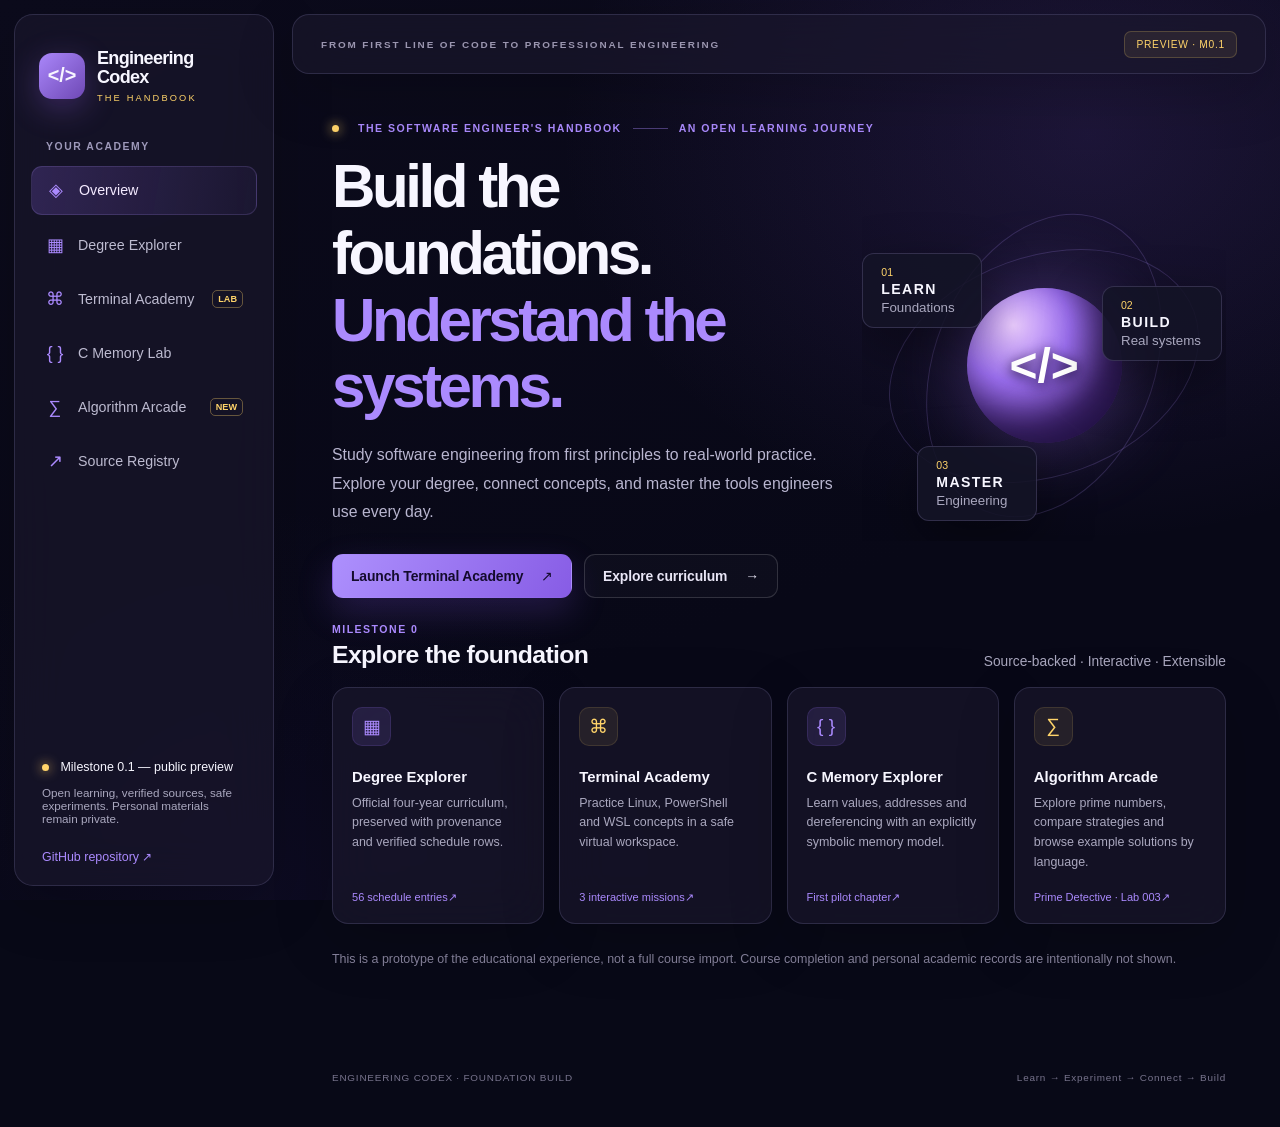
<file: index.html>
<!doctype html>
<html lang="en">
<head>
  <meta charset="UTF-8" />
  <meta name="viewport" content="width=device-width, initial-scale=1" />
  <meta name="theme-color" content="#0c0b19" />
  <meta name="description" content="Engineering Codex: a source-backed software engineering handbook with interactive labs, courses and practical terminal challenges." />
  <title>Engineering Codex · The Software Engineer's Handbook</title>
  <link rel="stylesheet" href="./styles.css" />
  <script type="module" src="./src/app.mjs"></script>
</head>
<body>
  <div class="ambient" aria-hidden="true"></div>
  <div class="app-shell">
    <aside class="sidebar glass" aria-label="Primary navigation">
      <a class="brand" href="#home" data-nav="home"><span class="brand-symbol">&lt;/&gt;</span><span><strong>Engineering<br />Codex</strong><small>THE HANDBOOK</small></span></a>
      <div class="sidebar-section-label">YOUR ACADEMY</div>
      <nav class="nav-list" aria-label="Sections">
        <a href="#home" class="nav-link active" data-nav="home"><span>◈</span> Overview</a>
        <a href="#curriculum" class="nav-link" data-nav="curriculum"><span>▦</span> Degree Explorer</a>
        <a href="#terminal" class="nav-link" data-nav="terminal"><span>⌘</span> Terminal Academy <span class="nav-new">LAB</span></a>
        <a href="#pointers" class="nav-link" data-nav="pointers"><span>{ }</span> C Memory Lab</a>
        <a href="#arcade" class="nav-link" data-nav="arcade"><span>∑</span> Algorithm Arcade <span class="nav-new">NEW</span></a>
        <a href="#sources" class="nav-link" data-nav="sources"><span>↗</span> Source Registry</a>
      </nav>
      <div class="sidebar-bottom">
        <p class="sidebar-note"><span class="status-dot"></span> Milestone 0.1 — public preview</p>
        <p class="muted tiny">Open learning, verified sources, safe experiments. Personal materials remain private.</p>
        <a href="https://github.com/DorManDel/The-Software-Engineer-s-Handbook" target="_blank" rel="noopener noreferrer" class="repo-link">GitHub repository ↗</a>
      </div>
    </aside>

    <div class="main-area">
      <header class="topbar glass">
        <a href="#home" class="mobile-brand">&lt;/&gt; <strong>ENGINEERING CODEX</strong></a>
        <div class="topbar-text">FROM FIRST LINE OF CODE TO PROFESSIONAL ENGINEERING</div>
        <span class="top-tag">PREVIEW · M0.1</span>
      </header>
      <main id="main" tabindex="-1">
        <section class="view active" id="view-home" aria-labelledby="home-title">
          <div class="eyebrow"><span class="accent-dot"></span> THE SOFTWARE ENGINEER'S HANDBOOK <span class="eyebrow-line"></span> AN OPEN LEARNING JOURNEY</div>
          <div class="hero">
            <div class="hero-copy">
              <h1 id="home-title">Build the foundations.<br /><em>Understand the systems.</em></h1>
              <p>Study software engineering from first principles to real-world practice. Explore your degree, connect concepts, and master the tools engineers use every day.</p>
              <div class="button-row"><button type="button" class="button primary" data-goto="terminal">Launch Terminal Academy <span>↗</span></button><button type="button" class="button ghost" data-goto="curriculum">Explore curriculum <span>→</span></button></div>
            </div>
            <div class="hero-art" aria-hidden="true">
              <div class="orbit orbit-a"></div><div class="orbit orbit-b"></div><div class="orb"></div>
              <div class="float-card float-one"><span>01</span><strong>LEARN</strong><small>Foundations</small></div>
              <div class="float-card float-two"><span>02</span><strong>BUILD</strong><small>Real systems</small></div>
              <div class="float-card float-three"><span>03</span><strong>MASTER</strong><small>Engineering</small></div>
            </div>
          </div>
          <div class="section-title"><div><span class="eyebrow">MILESTONE 0</span><h2>Explore the foundation</h2></div><span class="muted small">Source-backed · Interactive · Extensible</span></div>
          <div class="feature-grid">
            <button type="button" class="feature-card glass" data-goto="curriculum"><span class="card-icon">▦</span><span class="feature-title">Degree Explorer</span><span class="feature-desc">Official four-year curriculum, preserved with provenance and verified schedule rows.</span><span class="feature-bottom"><span id="course-stat">56 schedule entries</span><span>↗</span></span></button>
            <button type="button" class="feature-card glass" data-goto="terminal"><span class="card-icon yellow">⌘</span><span class="feature-title">Terminal Academy</span><span class="feature-desc">Practice Linux, PowerShell and WSL concepts in a safe virtual workspace.</span><span class="feature-bottom"><span>3 interactive missions</span><span>↗</span></span></button>
            <button type="button" class="feature-card glass" data-goto="pointers"><span class="card-icon">{ }</span><span class="feature-title">C Memory Explorer</span><span class="feature-desc">Learn values, addresses and dereferencing with an explicitly symbolic memory model.</span><span class="feature-bottom"><span>First pilot chapter</span><span>↗</span></span></button>
            <button type="button" class="feature-card glass" data-goto="arcade"><span class="card-icon yellow">∑</span><span class="feature-title">Algorithm Arcade</span><span class="feature-desc">Explore prime numbers, compare strategies and browse example solutions by language.</span><span class="feature-bottom"><span>Prime Detective · Lab 003</span><span>↗</span></span></button>
          </div>
          <div class="footnote">This is a prototype of the educational experience, not a full course import. Course completion and personal academic records are intentionally not shown.</div>
        </section>

        <section class="view" id="view-curriculum" aria-labelledby="curriculum-title">
          <div class="eyebrow">DEGREE EXPLORER / OFFICIAL CURRICULUM</div>
          <h1 id="curriculum-title">The four-year <em>learning map.</em></h1>
          <p class="section-lead">Browse Shenkar's published Software Engineering schedule. Entries may repeat across semesters and do not assert personal completion.</p>
          <div class="toolbar glass"><div class="year-filter" id="year-filter" role="group" aria-label="Academic year"><button class="filter-btn selected" data-year="all">All years</button><button class="filter-btn" data-year="1">Year 1</button><button class="filter-btn" data-year="2">Year 2</button><button class="filter-btn" data-year="3">Year 3</button><button class="filter-btn" data-year="4">Year 4</button></div><label class="search-field"><span aria-hidden="true">⌕</span><span class="sr-only">Search courses</span><input id="course-search" type="search" placeholder="Find a course…" /></label></div>
          <div id="curriculum-count" class="muted small result-count" aria-live="polite"></div>
          <div id="curriculum-list" class="curriculum-list"></div>
          <p class="footnote">Official curriculum source: <a href="https://www.shenkar.ac.il/engineering/bachelors/software_engineering/curriculum/" target="_blank" rel="noopener noreferrer">Shenkar Software Engineering B.Sc. ↗</a>. English titles are editorial translations.</p>
        </section>

        <section class="view" id="view-terminal" aria-labelledby="terminal-title">
          <div class="eyebrow">INTERACTIVE LAB 001 / SYSTEMS PROGRAMMING</div>
          <h1 id="terminal-title">The <em>Terminal Academy.</em></h1>
          <p class="section-lead">Learn by doing. Switch between modeled Ubuntu (WSL) and PowerShell, navigate a virtual filesystem, and complete authentic-feeling exercises.</p>
          <div class="notice"><strong>SIMULATION ONLY</strong><span>No real shell commands are executed. Files exist only in the browser's in-memory lesson state. This is a teaching subset, not full Bash or PowerShell.</span></div>
          <div class="terminal-header-tools"><div class="mode-tabs" role="group" aria-label="Simulated terminal environment"><button type="button" data-mode="linux" class="mode-btn selected">Ubuntu / WSL</button><button type="button" data-mode="powershell" class="mode-btn">PowerShell</button></div><button type="button" class="button small ghost" id="terminal-reset">↺ Reset environment</button></div>
          <div class="terminal-layout">
            <div class="terminal-card glass">
              <div class="terminal-chrome"><div class="window-dots" aria-hidden="true"><i></i><i></i><i></i></div><strong id="terminal-window-title">ubuntu@simulated-vm</strong><span class="window-pill">IN-MEMORY</span></div>
              <div id="terminal-output" role="log" aria-live="polite" aria-label="Simulated terminal history" class="terminal-output" tabindex="0"></div>
              <form id="terminal-form" class="terminal-form" autocomplete="off"><label for="terminal-input" id="terminal-prompt">student@ubuntu:~$</label><input type="text" id="terminal-input" name="command" aria-label="Type a simulated terminal command" placeholder="Type help or pwd…" spellcheck="false" maxlength="500" /><button type="submit" aria-label="Run simulated command">↵</button></form>
            </div>
            <aside class="mission-card glass" aria-labelledby="mission-heading">
              <div class="mission-top"><span class="eyebrow">GUIDED MISSIONS</span><span class="mission-counter" id="mission-counter">0 / 3</span></div>
              <label for="challenge-select" class="field-label">Choose a mission</label>
              <select id="challenge-select" aria-label="Choose terminal mission"></select>
              <h2 id="mission-heading">Linux: explore and organize</h2>
              <p id="mission-description" class="muted small"></p>
              <div id="challenge-steps" class="challenge-steps" aria-live="polite"></div>
              <details class="hint"><summary>Need a hint?</summary><code id="mission-hint"></code></details>
              <div class="field-label">TRY A COMMAND</div>
              <div id="terminal-examples" class="example-chips"></div>
            </aside>
          </div>
          <div class="lesson-grid">
            <article class="lesson-card glass"><span class="eyebrow">UNDERSTAND THE DIFFERENCE</span><h3>Windows host vs Linux guest</h3><p>PowerShell commands run in the Windows shell. <code>wsl.exe</code> starts or invokes Linux through Windows Subsystem for Linux. Once inside Ubuntu, <code>ls</code>, <code>pwd</code>, <code>cd</code> and Linux paths apply.</p><a target="_blank" rel="noopener noreferrer" href="https://learn.microsoft.com/en-us/windows/wsl/basic-commands">Microsoft WSL reference ↗</a></article>
            <article class="lesson-card glass"><span class="eyebrow">LEARN THE BOUNDARIES</span><h3>Not a substitute for real WSL</h3><p>The simulator purposely omits programs such as <code>gcc</code>, pipes, processes, permissions, and real Linux filesystems. Later lessons will support a controlled local WSL companion without executing untrusted code on our website server.</p><a target="_blank" rel="noopener noreferrer" href="https://learn.microsoft.com/en-us/windows/wsl/interop">WSL interop guide ↗</a></article>
          </div>
        </section>

        <section class="view" id="view-pointers" aria-labelledby="pointers-title">
          <div class="eyebrow">INTERACTIVE LAB 002 / C PROGRAMMING</div>
          <h1 id="pointers-title">Pointers, <em>made visible.</em></h1>
          <p class="section-lead">A variable stores a value. A pointer stores an address that can designate an object. Explore their relationship without touching real process memory.</p>
          <div class="notice"><strong>SYMBOLIC MEMORY</strong><span>The illustrative address <code>0x1000</code> is not a true machine address; the model demonstrates pointer semantics.</span></div>
          <div class="pointer-layout"><div class="glass pointer-panel"><div class="field-label">MEMORY SNAPSHOT · STATIC TEACHING MODEL</div><div class="memory-cards"><div class="memory-cell"><span>OBJECT · x</span><strong id="pointer-value">42</strong><code>0x1000</code></div><div class="pointer-arrow" id="pointer-arrow">↔</div><div class="memory-cell accent-cell"><span>POINTER · ptr</span><strong id="pointer-address">0x1000</strong><code id="dereference-label">*ptr = 42</code></div></div><label class="field-label" for="value-slider">Change x: <output id="slider-value">42</output></label><input id="value-slider" type="range" min="0" max="100" value="42" /><label class="checkline"><input type="checkbox" id="pointer-connected" checked /> ptr points to x</label></div><div class="glass pointer-panel"><div class="field-label">LIVE-GENERATED C CODE</div><pre id="pointer-code" class="code-pane"></pre><div class="field-label">KNOWLEDGE CHECK</div><p class="small">When x changes, what does <code>*ptr</code> read, assuming ptr still points to x?</p><div class="quiz-row"><button class="quiz-button" data-answer="old">The old value</button><button class="quiz-button" data-answer="current">The current value</button></div><p id="quiz-feedback" class="muted small" role="status"></p></div></div>
          <p class="footnote">Chapter status: draft pilot. C17 sample code and a stronger chapter review are tracked in <code>pilot/</code>. Never dereference a null pointer.</p>
        </section>


        <section class="view" id="view-arcade" aria-labelledby="arcade-title">
          <div class="eyebrow">INTERACTIVE LAB 003 / ALGORITHMS & DATA STRUCTURES</div>
          <h1 id="arcade-title">Algorithm <em>Arcade.</em></h1>
          <p class="section-lead">Think, solve, prove, optimize, then compare implementations. One concept at a time, with visible operation counts and an expanding language dictionary.</p>
          <div class="notice"><strong>SAFE BROWSER LAB</strong><span>The prime experiment runs a reviewed JavaScript teaching engine. C and Python snippets are copyable examples, not executed in the browser. COBOL, Assembly and other languages are roadmap entries until their examples are reviewed.</span></div>
          <div class="alg-layout">
            <article class="alg-panel glass">
              <span class="eyebrow">CHALLENGE 001 / NUMBER THEORY</span>
              <h2>Prime Detective</h2>
              <p class="muted small">A prime is an integer greater than 1 with exactly two positive divisors: 1 and itself. Find out how many remainder checks different methods need.</p>
              <div class="alg-controls">
                <label class="field-label" for="prime-number">INTEGER (0–100000)</label>
                <input id="prime-number" type="number" value="97" min="0" max="100000" step="1" inputmode="numeric" />
                <label class="field-label" for="prime-strategy">ALGORITHM</label>
                <select id="prime-strategy">
                  <option value="naive">Trial division: 2 to n−1 · O(n)</option>
                  <option value="sqrt">Square-root bound · O(√n)</option>
                  <option value="wheel" selected>6k ± 1 candidates · O(√n)</option>
                </select>
              </div>
              <div class="alg-presets">
                <button type="button" class="chip" data-prime-example="2">2 · prime</button>
                <button type="button" class="chip" data-prime-example="25">25 · composite</button>
                <button type="button" class="chip" data-prime-example="49">49 · composite</button>
                <button type="button" class="chip" data-prime-example="97">97 · prime</button>
              </div>
              <p id="prime-feedback" class="alg-feedback" role="status" aria-live="polite"></p>
              <div class="alg-stats">
                <div><span>REMAINDER CHECKS</span><strong id="prime-operations">—</strong></div>
                <div><span>TIME (WORST CASE)</span><strong id="prime-time">—</strong></div>
                <div><span>DIVISOR FOUND</span><strong id="prime-divisor">—</strong></div>
              </div>
              <div class="field-label">DIVISORS TESTED · ORDER MATTERS</div>
              <div class="alg-trace" id="prime-trace" aria-label="Remainder check trace"></div>
              <p class="footnote">Counters measure actual modulo operations, not milliseconds. All methods use O(1) additional algorithmic space; the trace is diagnostic UI data.</p>
            </article>
            <aside class="alg-panel glass">
              <span class="eyebrow">REASONING LADDER</span>
              <h2>From brute force to 6k ± 1</h2>
              <ol class="alg-reasoning">
                <li><strong>Define the edge cases.</strong> 0 and 1 are not prime. 2 and 3 are prime.</li>
                <li><strong>Stop on the first divisor.</strong> Once n % d equals zero, n is composite.</li>
                <li><strong>Use the square-root bound.</strong> A composite n has at least one factor at most √n.</li>
                <li><strong>Skip known multiples.</strong> Any prime greater than 3 must be 6k − 1 or 6k + 1.</li>
                <li><strong>Keep checking.</strong> 25 and 49 also have those forms but are not prime.</li>
              </ol>
              <div class="alg-mini-note"><strong>Proof prompt</strong><p>Explain why two factors cannot both be larger than √n. Then explain why 6k ± 1 is necessary, but not sufficient.</p></div>
            </aside>
          </div>
          <div class="section-title"><div><span class="eyebrow">POLYGLOT STUDY</span><h2>Language Explorer</h2></div><span class="muted small">Growing catalog · honest availability labels</span></div>
          <p class="muted small">Filter the language catalog or show only languages that have a reviewed Prime Detective example. The same stable IDs can later filter every solved problem in the library.</p>
          <div class="alg-toolbar glass">
            <label for="language-filter" class="sr-only">Filter languages</label>
            <select id="language-filter">
              <option value="all">All languages</option>
              <option value="available">Prime example available</option>
              <option value="planned">Planned examples</option>
              <option value="Systems">Systems</option>
              <option value="Web">Web</option>
              <option value="Scripting">Scripting</option>
              <option value="Games">Games</option>
              <option value="JVM">JVM</option>
              <option value="Legacy">Legacy</option>
              <option value="Markup">Markup & styles</option>
            </select>
            <label for="language-search" class="sr-only">Search languages</label>
            <input id="language-search" type="search" placeholder="Find language or concept…" />
          </div>
          <div id="language-list" class="alg-language-grid" aria-live="polite"></div>
          <div id="language-code-panel" class="alg-panel glass alg-code-panel">
            <div class="alg-code-header">
              <div><span class="eyebrow">ONE ALGORITHM · MULTIPLE LANGUAGES</span><h3>Prime Detective source</h3></div>
              <label for="prime-code-language" class="sr-only">Choose source language</label>
              <select id="prime-code-language">
                <option value="c">C17</option>
                <option value="python">Python 3</option>
                <option value="javascript">JavaScript</option>
              </select>
            </div>
            <pre class="code-pane alg-code"><code id="prime-code"></code></pre>
            <p class="footnote">The selected source is a reference implementation. This website does not compile or run arbitrary C, Python, COBOL or Assembly code.</p>
          </div>
          <div class="section-title"><div><span class="eyebrow">CONCEPT DICTIONARY · SEED</span><h2>Words behind the code</h2></div></div>
          <div class="alg-glossary">
            <details class="glass"><summary>Prime number</summary><p>An integer greater than 1 whose positive divisors are exactly 1 and itself.</p></details>
            <details class="glass"><summary>Modulo / remainder</summary><p>n % d returns the remainder after integer division. Zero means d divides n exactly.</p></details>
            <details class="glass"><summary>Loop invariant</summary><p>A statement that remains true at the relevant point of each iteration, helping to prove correctness.</p></details>
            <details class="glass"><summary>Time and space complexity</summary><p>Asymptotic bounds on operations and extra memory. Fewer checks can improve speed without changing the Big-O class.</p></details>
          </div>
        </section>

        <section class="view" id="view-sources" aria-labelledby="sources-title">
          <div class="eyebrow">SOURCE REGISTRY / PUBLIC EVIDENCE ONLY</div>
          <h1 id="sources-title">Learn with <em>traceable evidence.</em></h1>
          <p class="section-lead">Public source references only. A discovered repository isn't equivalent to a verified chapter; content review and redistribution permissions are separate checks.</p>
          <div id="sources-count" class="muted result-count"></div>
          <div class="source-grid" id="source-grid"></div>
          <p class="footnote">Private class folders, personal transcript, restricted lecture PDFs and local inventories are intentionally excluded from this public preview.</p>
        </section>
      </main>
      <footer class="footer"><span>ENGINEERING CODEX · FOUNDATION BUILD</span><span>Learn → Experiment → Connect → Build</span></footer>
    </div>
  </div>
</body>
</html>
</file>
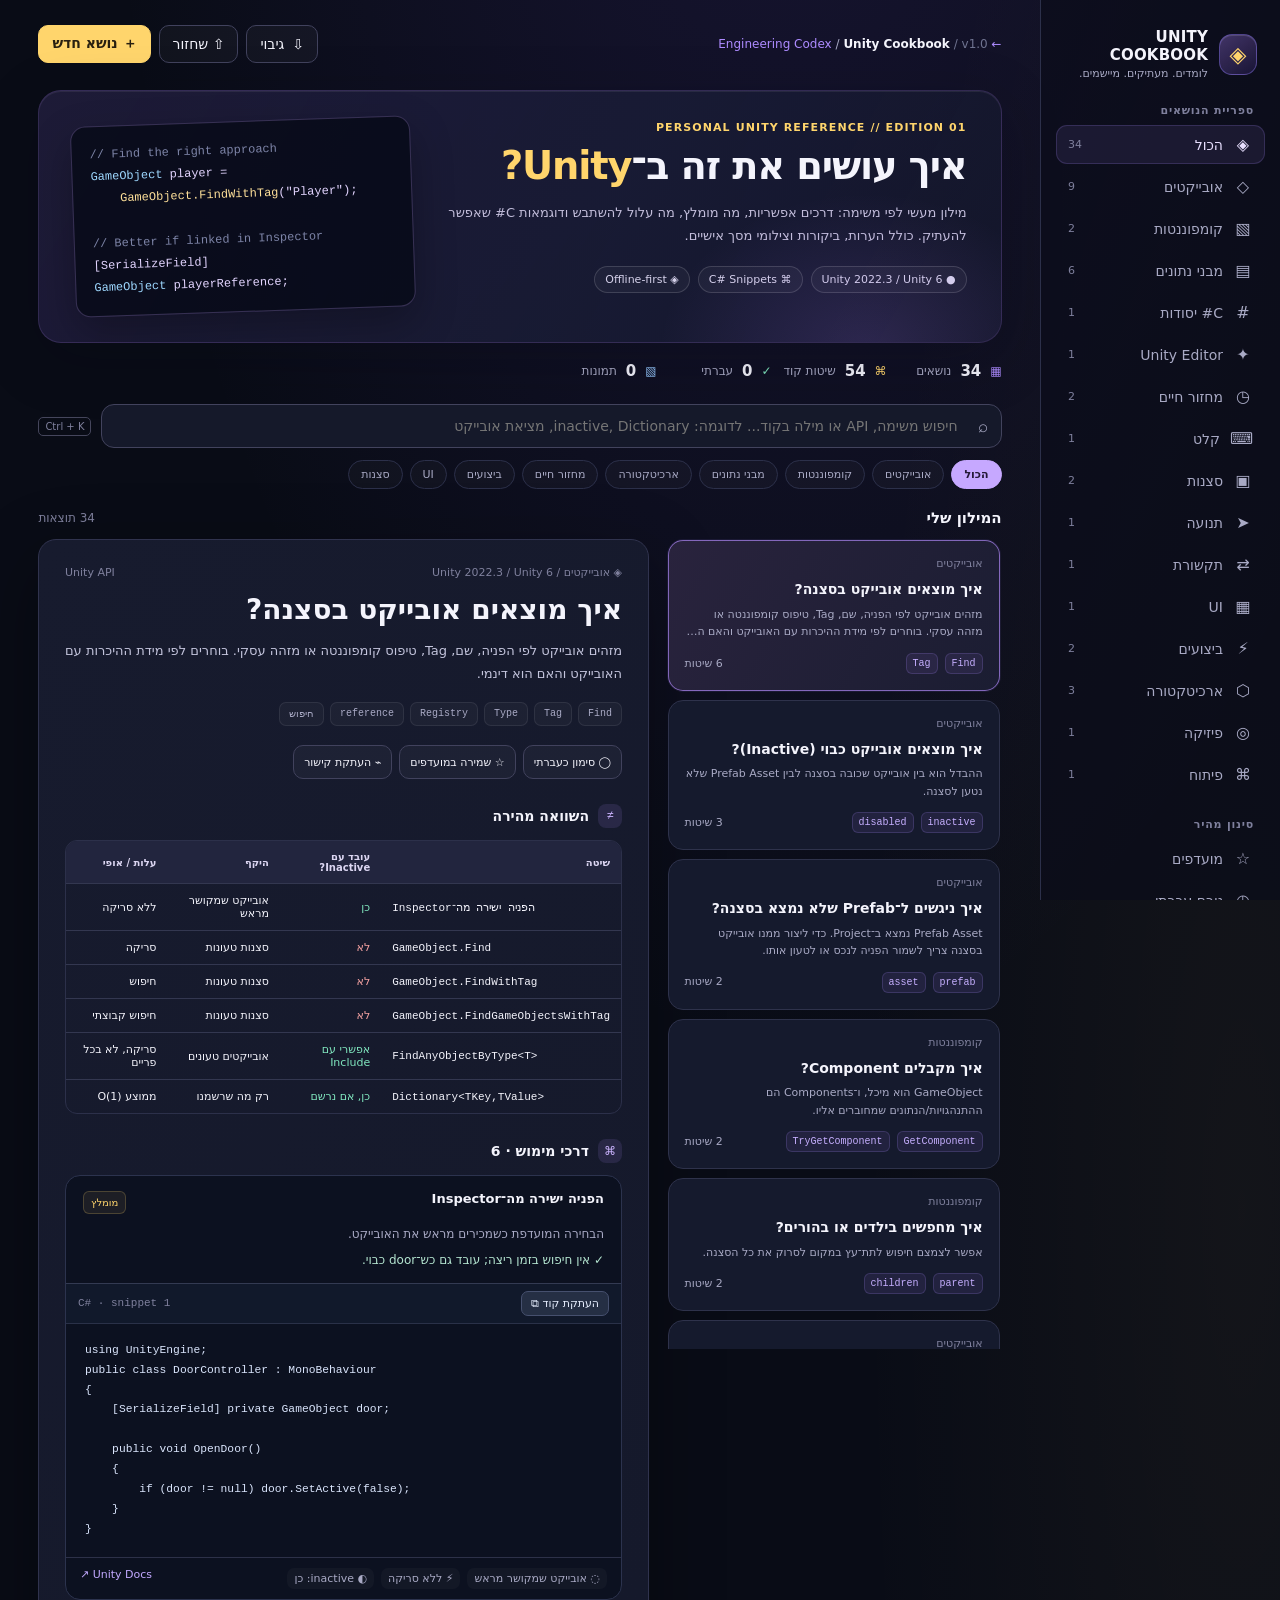
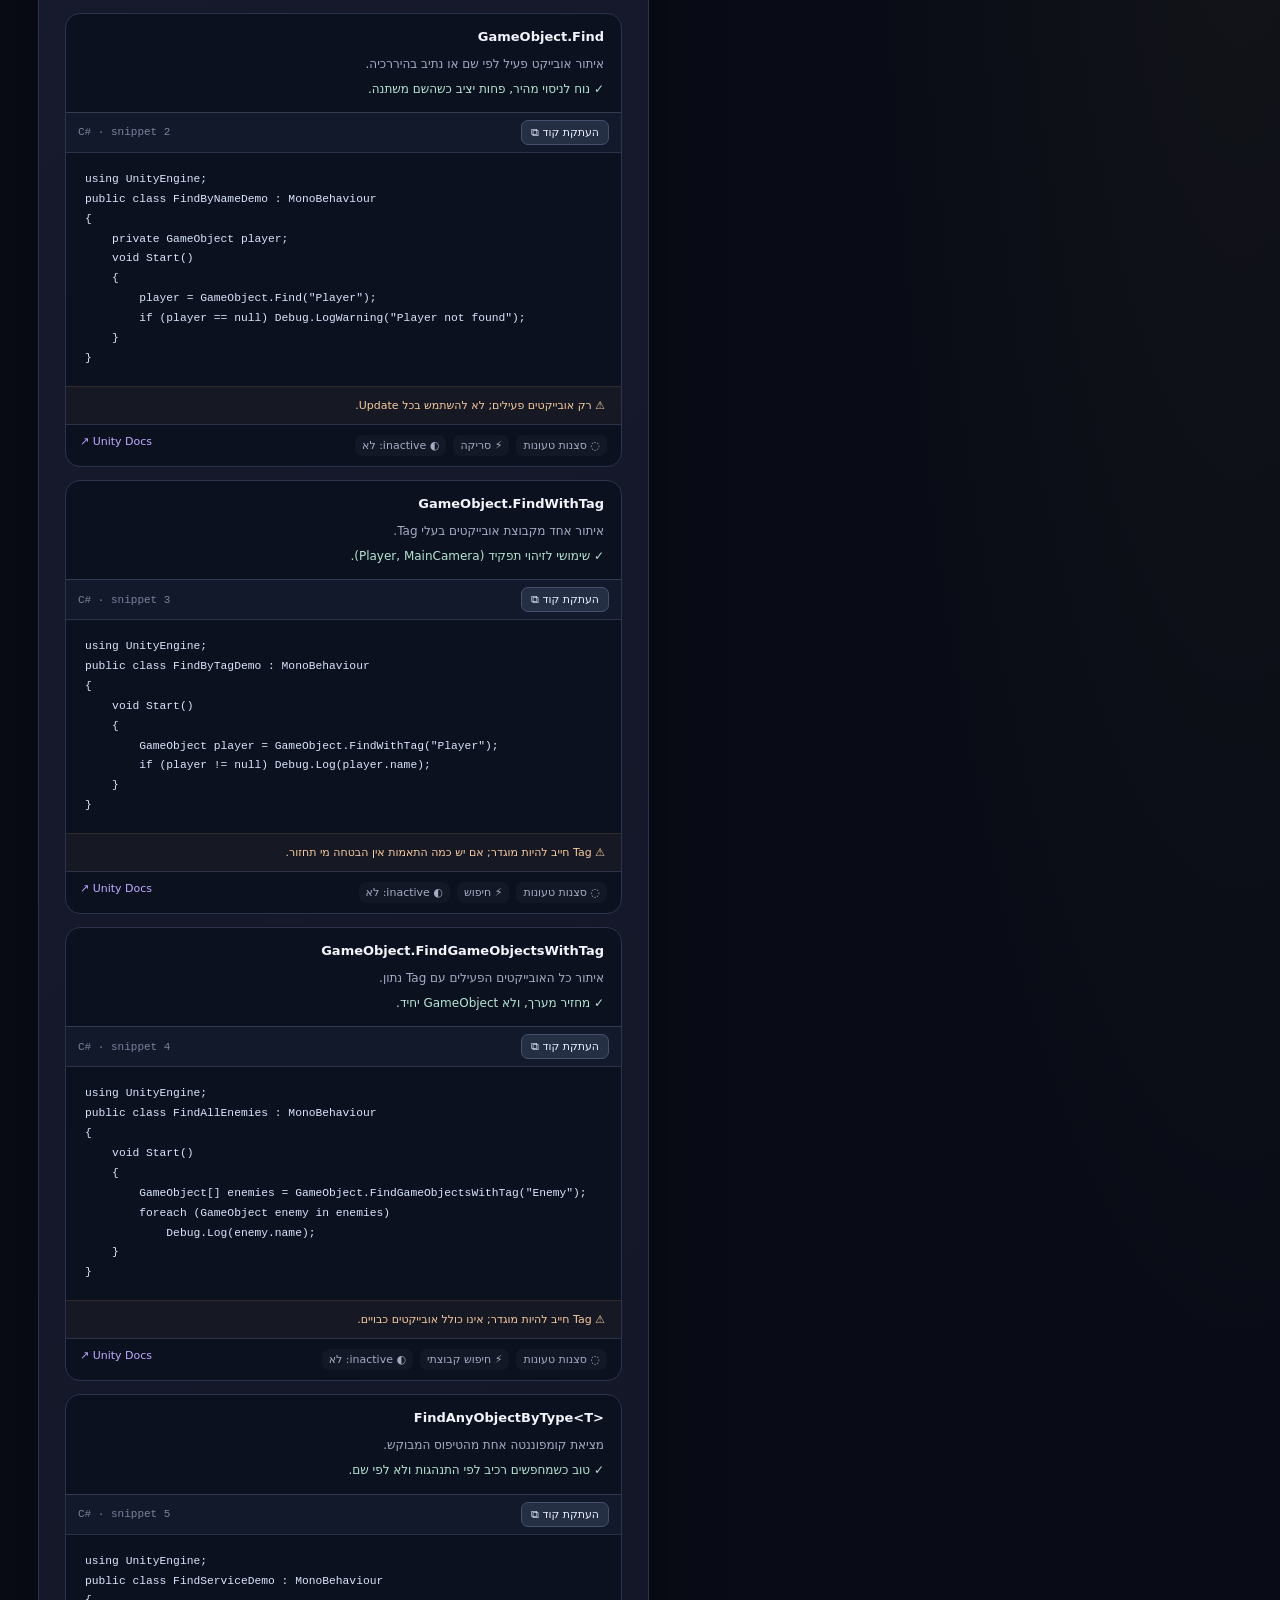
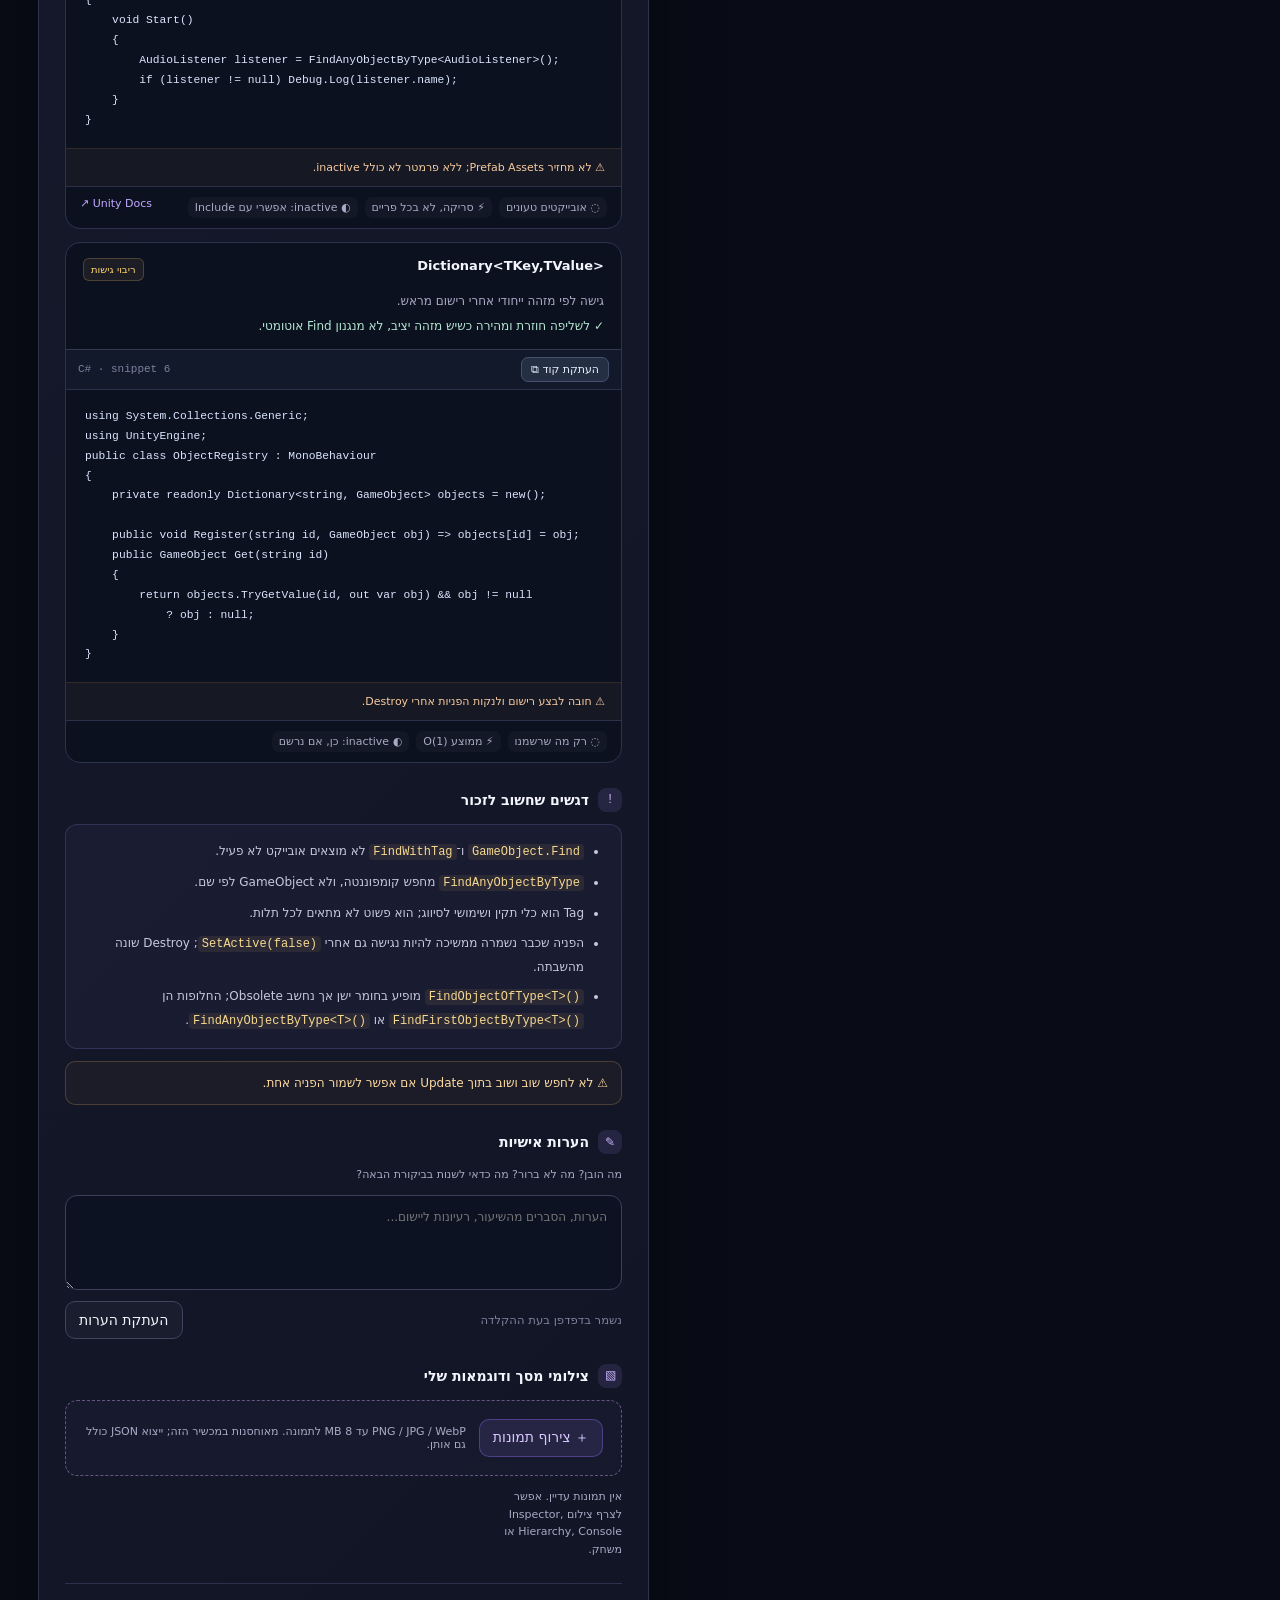
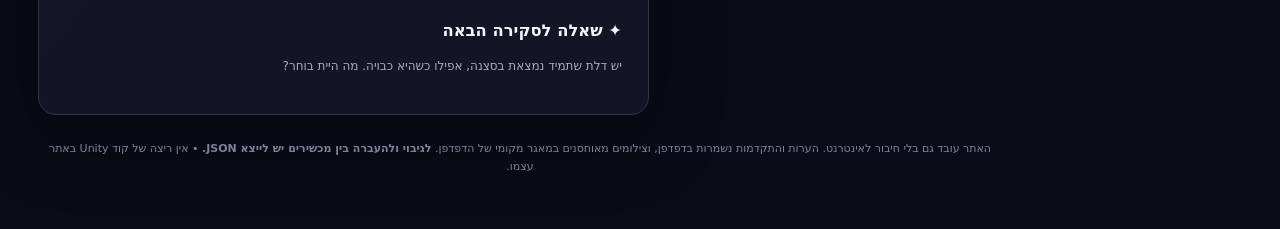
<file: unity-cookbook/index.html>
<!DOCTYPE html>
<html lang="he" dir="rtl">
<head>
<meta charset="UTF-8" />
<meta name="viewport" content="width=device-width, initial-scale=1, viewport-fit=cover" />
<meta name="color-scheme" content="dark" />
<meta name="theme-color" content="#0e101e" />
<title>Unity Cookbook — מילון הפיתוח שלי</title>
<style>
:root{--bg:#090c16;--bg2:#101326;--surface:#14182d;--panel:#181d34;--edge:#2c304a;--edge2:#41425d;--text:#f4f4fc;--muted:#a9aac5;--muted2:#7f809d;--purple:#ad8bff;--purple2:#8152ff;--yellow:#ffd56c;--green:#80e7bf;--red:#f5a2a2;--blue:#95c8ff;--r:18px;--shadow:0 22px 75px #0005;--mon:ui-monospace,SFMono-Regular,Consolas,'Cascadia Code',monospace;--font:system-ui,-apple-system,'Segoe UI',Arial,sans-serif}
*{box-sizing:border-box}html{scroll-behavior:smooth}body{font-family:var(--font);background:radial-gradient(ellipse 56% 32% at 62% -11%,#6945d52b,transparent),radial-gradient(ellipse 30% 36% at 97% 24%,#ffd36a0b,transparent),var(--bg);color:var(--text);margin:0;min-height:100vh;font-size:14px}button,input,textarea,select{font:inherit}button{cursor:pointer}button:disabled{opacity:.4;cursor:not-allowed}button:focus-visible,input:focus-visible,textarea:focus-visible,select:focus-visible,a:focus-visible{outline:2px solid var(--yellow);outline-offset:3px}a{color:var(--purple)}::selection{background:#916aff66;color:white}
.app{display:grid;grid-template-columns:240px minmax(0,1fr);min-height:100vh;max-width:1820px;margin:auto}.sidebar{border-left:1px solid var(--edge);padding:28px 15px 20px;background:#0b0d1bba;display:flex;flex-direction:column;gap:24px;position:sticky;top:0;height:100dvh;overflow:auto;z-index:5}.brand{display:flex;gap:11px;align-items:center;padding:0 8px}.brand-icon{width:41px;height:41px;display:grid;place-items:center;border:1px solid #9580fe66;background:linear-gradient(145deg,#ae83ff55,#8254f91e);border-radius:13px;color:var(--yellow);font-weight:900;font-size:22px;box-shadow:inset 0 1px #fff2}.brand strong{display:block;font-size:15px;letter-spacing:.2px}.brand small{display:block;color:var(--muted);font-size:11px;margin-top:3px}.mini-heading{font-size:11px;font-weight:800;letter-spacing:.07em;color:var(--muted2);padding:0 11px;margin-bottom:8px}.side-items{display:grid;gap:3px}.side-btn{width:100%;display:flex;align-items:center;gap:10px;min-height:39px;color:var(--muted);border:1px solid transparent;border-radius:11px;background:transparent;padding:0 11px;text-align:right}.side-btn:hover{background:#ffffff09;color:#fff}.side-btn.is-active{border-color:#aa88ff30;background:#ab88ff18;color:#e8dfff}.side-btn .glyph{font-size:16px;min-width:20px;text-align:center}.side-btn .count{margin-inline-start:auto;color:var(--muted2);font-size:11px;font-variant-numeric:tabular-nums}.progress-side{margin-top:auto;padding:13px;background:#ffffff06;border:1px solid var(--edge);border-radius:14px}.progress-title{display:flex;justify-content:space-between;gap:8px;font-size:12px}.progress-title span{color:var(--yellow);font-weight:800}.bar{background:#34344c;height:7px;border-radius:20px;overflow:hidden;margin:12px 0}.bar-fill{height:100%;width:0;background:linear-gradient(90deg,var(--purple2),var(--yellow));transition:width .3s}.side-note{color:var(--muted2);font-size:11px;line-height:1.5}.sidebar-actions{display:grid;gap:7px}.sidebar-actions button{justify-content:flex-start}
.main{min-width:0;padding:25px clamp(16px,3vw,44px) 60px}.topbar{display:flex;align-items:center;gap:12px;justify-content:space-between;margin-bottom:27px}.breadcrumb{color:var(--muted);font-size:12px}.breadcrumb b{color:var(--text)}.top-commands{display:flex;align-items:center;gap:8px;flex-wrap:wrap}.icon-btn,.btn{display:inline-flex;gap:8px;align-items:center;justify-content:center;border-radius:10px;min-height:38px;padding:8px 13px;border:1px solid var(--edge2);background:#ffffff08;color:var(--text);transition:.15s}.icon-btn:hover,.btn:hover{background:#ffffff14;border-color:#8f83c3}.btn-primary{background:var(--yellow);color:#282010;border-color:var(--yellow);font-weight:850}.btn-primary:hover{background:#ffdc84;border-color:#ffdc84}.btn-soft{border-color:#8d67ea65;background:#a480fa1c;color:#d9c8ff}.icon-btn{width:39px;padding:0}.kbd{padding:3px 6px;border:1px solid #45465c;border-radius:5px;color:var(--muted2);font-size:10px;direction:ltr}.hero{display:grid;grid-template-columns:minmax(0,1fr) minmax(210px,340px);gap:18px;background:linear-gradient(120deg,#252044bb,#191c36dd 58%,#14172ccc);border:1px solid #4a3b6f8e;box-shadow:inset 0 1px #ffffff12,0 16px 60px #0708173c;border-radius:23px;padding:30px 34px;overflow:hidden;position:relative}.hero:before{content:"";position:absolute;inset:auto -80px -175px auto;width:430px;height:330px;background:radial-gradient(ellipse,#ac7bfe2a,transparent 68%);pointer-events:none}.eyebrow{font-size:11px;font-weight:800;letter-spacing:.1em;color:var(--yellow);margin-bottom:9px}.hero h1{font-size:clamp(25px,3vw,42px);margin:0;line-height:1.2;letter-spacing:-.03em}.hero p{color:#c3bedb;max-width:550px;line-height:1.75;margin:13px 0 18px;font-size:13px}.hero-pills{display:flex;gap:8px;flex-wrap:wrap}.pill{border:1px solid #ffffff25;border-radius:999px;background:#ffffff09;padding:6px 10px;color:#d6d2eb;font-size:11px}.hero-code{direction:ltr;text-align:left;align-self:center;background:#080b18d9;border:1px solid #64558980;border-radius:15px;padding:17px 18px;box-shadow:0 16px 40px #0004;transform:rotate(-2deg);max-width:100%;font:12px/1.85 var(--mon);color:#e3d5ff;white-space:pre;overflow:auto}.hero-code .h-fn{color:#ffe19a}.hero-code .h-type{color:#9ed8ff}.hero-code .h-comment{color:#7d84a7}.stats{display:flex;gap:10px;align-items:center;margin:19px 0 24px;flex-wrap:wrap}.stat{min-width:105px;display:flex;gap:9px;align-items:center;color:var(--muted);font-size:12px}.stat b{color:var(--text);font-size:15px}.search-row{display:flex;gap:10px;align-items:center;margin-bottom:12px}.search-wrap{position:relative;flex:1;min-width:0}.search-wrap input{width:100%;border-radius:13px;padding:13px 43px 13px 14px;outline:0;color:var(--text);background:#15192a;border:1px solid #42435d}.search-wrap input:focus{border-color:var(--purple);box-shadow:0 0 0 3px #a984ff20}.search-icon{position:absolute;right:14px;top:50%;transform:translateY(-50%);color:var(--muted);font-size:17px}.chip-row{display:flex;flex-wrap:wrap;gap:7px;margin-bottom:20px}.chip{font-size:11px;border:1px solid var(--edge);background:#ffffff06;color:var(--muted);border-radius:999px;padding:7px 12px}.chip.active{color:#251a38;background:#c6a8ff;border-color:#c6a8ff;font-weight:800}.section-heading{display:flex;justify-content:space-between;align-items:center;gap:10px;margin-bottom:12px}.section-heading h2{font-size:15px;margin:0}.section-heading span{color:var(--muted2);font-size:12px}.work-area{display:grid;grid-template-columns:minmax(265px,335px) minmax(0,1fr);gap:18px;align-items:start}.catalog{display:flex;flex-direction:column;gap:9px;max-height:calc(100dvh - 90px);overflow:auto;padding:1px 2px 4px 1px;position:sticky;top:18px}.topic-card{border:1px solid #2e324b;background:#151a2d;border-radius:15px;text-align:right;color:inherit;padding:16px;transition:.16s;box-shadow:none}.topic-card:hover{border-color:#7262a2;transform:translateY(-1px)}.topic-card.selected{border-color:#b58cffa8;background:linear-gradient(120deg,#29233d,#1b1d32);box-shadow:0 0 0 1px #a283fd18}.topic-top{display:flex;align-items:center;justify-content:space-between;gap:8px;color:var(--muted2);font-size:11px}.topic-name{display:block;margin:9px 0 6px;font-size:14px;font-weight:800;line-height:1.45}.topic-desc{color:var(--muted);font-size:11px;line-height:1.6;display:-webkit-box;-webkit-line-clamp:2;-webkit-box-orient:vertical;overflow:hidden}.topic-meta{display:flex;gap:7px;margin-top:12px;align-items:center}.token{font:10px var(--mon);background:#a784fe16;color:#c6afff;border:1px solid #ac88ff30;padding:4px 6px;border-radius:6px;direction:ltr}.done{color:var(--green);font-size:11px}.favorite-dot{color:var(--yellow);font-size:15px}.detail{background:linear-gradient(135deg,#171b2e,#111525);border:1px solid #30334e;border-radius:18px;padding:clamp(16px,2vw,30px);min-width:0;box-shadow:var(--shadow)}.article-breadcrumb{display:flex;align-items:center;justify-content:space-between;gap:10px;flex-wrap:wrap;color:var(--muted2);font-size:11px}.article-title{font-size:clamp(20px,2.2vw,28px);margin:12px 0 10px;line-height:1.35}.lead{font-size:13px;line-height:1.8;color:#c3c4dc;margin:0 0 17px}.tags{display:flex;gap:6px;flex-wrap:wrap;margin-bottom:19px}.tag{background:#ffffff08;border:1px solid #ffffff14;padding:5px 9px;border-radius:7px;color:var(--muted);font:10px var(--mon);direction:ltr}.actions{display:flex;gap:7px;flex-wrap:wrap;margin:15px 0 25px}.actions .btn{font-size:11px;min-height:34px;padding:7px 10px}.article-sect{margin-top:25px}.article-sect h3{font-size:14px;margin:0 0 12px;display:flex;gap:9px;align-items:center}.article-sect h3 .seq{display:grid;place-items:center;background:#b28dff20;color:#ccb4ff;border-radius:8px;width:24px;height:24px;font:12px var(--mon)}.method{background:#0c1120;border:1px solid #2c334e;border-radius:15px;overflow:hidden;margin-bottom:13px}.method-head{padding:15px 17px 11px;display:flex;align-items:flex-start;gap:10px;justify-content:space-between}.method-title{font-size:13px;font-weight:800;direction:ltr;text-align:left;unicode-bidi:plaintext}.method-desc{font-size:12px;line-height:1.6;color:var(--muted);padding:0 17px 13px}.method-flag{font-size:10px;white-space:nowrap;color:var(--yellow);background:#ffd56c12;border:1px solid #ffd56c35;padding:5px 7px;border-radius:6px}.codebar{display:flex;gap:8px;align-items:center;justify-content:space-between;padding:7px 12px;background:#11192b;border-top:1px solid #333a52;border-bottom:1px solid #2a3148;color:var(--muted2);font:11px var(--mon);direction:ltr}.codebar button{font-family:var(--font);font-size:11px;border:1px solid #46506e;border-radius:7px;padding:5px 9px;background:#252f44;color:#e8efff}.codebar button:hover{background:#3b4861}.method pre{direction:ltr;text-align:left;white-space:pre;overflow:auto;margin:0;padding:17px 19px;font:11.3px/1.76 var(--mon);tab-size:4;color:#dae5fc;scrollbar-width:thin;max-height:420px}.method-foot{display:flex;flex-wrap:wrap;gap:7px;padding:10px 14px;border-top:1px solid #2d3148;color:var(--muted);font-size:11px}.micro{display:inline-flex;gap:5px;align-items:center;padding:4px 7px;border-radius:7px;background:#ffffff07}.method-caution{color:#f7cba0;font-size:11px;line-height:1.55;padding:10px 16px;background:#ffbd6b0a;border-top:1px solid #e6a35121}.method-link{display:inline-block;color:#c2a9ff;text-decoration:none;font-size:11px;margin-inline-start:auto}.method-link:hover{text-decoration:underline}.tips{background:#a78bfd0c;border:1px solid #a78bfd2f;border-radius:12px;padding:15px 17px}.tips ul{margin:0;padding-right:20px;line-height:1.9;color:#cac8e0;font-size:12px}.tips li+li{margin-top:7px}.warning{margin-top:12px;border:1px solid #f9c36a36;border-radius:10px;padding:11px 13px;color:#ffdba2;font-size:12px;line-height:1.7;background:#e6a74c0b}.compare{width:100%;overflow:auto;border:1px solid var(--edge);border-radius:12px}.compare table{border-collapse:collapse;width:100%;min-width:550px;font-size:11px}.compare th{background:#22253e;color:#dcd6f2;font-size:10px}.compare td,.compare th{padding:10px 11px;text-align:right;border-bottom:1px solid #333750}.compare tr:last-child td{border-bottom:0}.compare td:first-child{font-family:var(--mon);direction:ltr;text-align:left;unicode-bidi:plaintext}.compare .yes{color:var(--green)}.compare .no{color:var(--red)}.notes-editor{width:100%;min-height:95px;border-radius:12px;padding:12px 14px;resize:vertical;background:#0d1222;color:var(--text);border:1px solid #3b405d;line-height:1.65;font-size:12px}.muted{color:var(--muted);font-size:11px;line-height:1.6}.attachment-zone{border:1px dashed #655581;border-radius:12px;padding:18px;display:flex;align-items:center;gap:13px;flex-wrap:wrap;background:#a787ff09}.attachment-zone p{color:var(--muted);font-size:11px;margin:0;flex:1}.gallery{display:grid;grid-template-columns:repeat(auto-fill,minmax(110px,1fr));gap:10px;margin-top:12px}.thumb{position:relative;min-width:0}.thumb img{width:100%;height:105px;object-fit:cover;cursor:pointer;border-radius:10px;border:1px solid #4a4964;background:#222}.thumb span{display:block;font-size:10px;color:var(--muted);white-space:nowrap;overflow:hidden;text-overflow:ellipsis;padding-top:5px}.delete-thumb{position:absolute;top:5px;left:5px;background:#111bde!important;color:white;border:1px solid #fffa;border-radius:6px;font-size:12px;min-width:23px;height:23px}.review-prompt{border-top:1px solid var(--edge);padding-top:20px;margin-top:25px}.review-prompt p{font-size:12px;color:var(--muted);line-height:1.7}.footer{margin-top:25px;color:var(--muted2);font-size:11px;text-align:center;line-height:1.6}.empty{border:1px dashed #54516e;border-radius:16px;padding:55px 20px;text-align:center;color:var(--muted);line-height:1.8}.empty strong{display:block;color:var(--text);font-size:18px}.back-mobile{display:none}.modal{position:fixed;inset:0;z-index:30;background:#02030bdc;display:none;align-items:center;justify-content:center;padding:20px;backdrop-filter:blur(12px)}.modal.open{display:flex}.modal-card{width:min(560px,100%);background:#191e32;border:1px solid #6b6487;border-radius:20px;padding:24px;box-shadow:0 20px 100px #000b;max-height:90dvh;overflow:auto}.modal-title{display:flex;justify-content:space-between;align-items:center;gap:12px}.modal-card h2{font-size:20px;margin:0 0 18px}.field{display:grid;gap:7px;margin-bottom:14px}.field label{color:var(--muted);font-size:12px}.field input,.field select,.field textarea{width:100%;border:1px solid #454a67;border-radius:9px;color:var(--text);background:#0f1526;padding:11px;outline:0}.field textarea{min-height:85px;resize:vertical}.field .codearea{font:11px/1.5 var(--mon);direction:ltr;text-align:left;min-height:145px}.modal-footer{display:flex;justify-content:flex-end;gap:8px;margin-top:15px}.image-modal img{max-width:min(100%,1100px);max-height:83dvh;object-fit:contain}.image-modal .close-image{position:fixed;top:20px;left:20px;color:white;background:#1d2546;border:1px solid #72738c;border-radius:12px;font-size:18px;padding:10px 14px}.toast{position:fixed;bottom:23px;left:24px;border:1px solid #6c658a;background:#25243e;color:white;padding:12px 16px;border-radius:12px;box-shadow:0 12px 40px #0009;z-index:50;font-size:12px;display:none;max-width:calc(100vw - 40px)}.toast.show{display:block}.mobile-nav{display:none}.small-divider{height:1px;background:var(--edge);margin:15px 0}.save-line{display:flex;justify-content:space-between;gap:10px;margin-top:8px;align-items:center}.save-line small{color:var(--muted2)}
@media(max-width:1200px){.app{grid-template-columns:195px minmax(0,1fr)}.sidebar{padding-inline:10px}.work-area{grid-template-columns:minmax(230px,300px) minmax(0,1fr)}.main{padding-inline:20px}.hero{grid-template-columns:1fr minmax(160px,240px);padding:25px}.hero-code{font-size:10px}}
@media(max-width:930px){.app{grid-template-columns:1fr}.sidebar{display:none}.main{padding:14px 15px 75px}.mobile-nav{display:flex;align-items:center;justify-content:space-between;gap:12px;padding:9px 15px;background:#111526;position:sticky;top:0;z-index:10;border-bottom:1px solid var(--edge)}.mobile-nav .brand-icon{width:33px;height:33px;font-size:18px}.mobile-nav .brand strong{font-size:13px}.mobile-nav button{padding:7px 10px;font-size:11px}.topbar{margin-bottom:15px}.work-area{grid-template-columns:minmax(215px,290px) minmax(0,1fr)}.catalog{top:70px;max-height:calc(100dvh - 85px)}}
@media(max-width:700px){.hero{grid-template-columns:1fr;padding:21px}.hero-code{display:none}.hero h1{font-size:27px}.hero p{font-size:12px}.topbar .breadcrumb{display:none}.topbar{justify-content:flex-end}.top-commands .kbd{display:none}.work-area{display:block}.catalog{max-height:none;position:static;overflow:visible}.detail{display:none;scroll-margin-top:80px}.search-row .kbd{display:none}.work-area.detail-open .catalog{display:none}.work-area.detail-open .detail{display:block}.work-area.detail-open .back-mobile{display:inline-flex;margin-bottom:13px}.topic-card{padding:15px}.stat{min-width:auto}.article-title{font-size:23px}.detail{padding:18px 15px}.modal{padding:12px}.modal-card{padding:18px}}
@media(prefers-reduced-motion:reduce){*,*:before,*:after{animation-duration:.01ms!important;scroll-behavior:auto!important;transition:none!important}.topic-card:hover{transform:none}}
</style>
</head>
<body>
<div class="mobile-nav"><div class="brand"><div class="brand-icon">◈</div><div><strong>UNITY COOKBOOK</strong><small>המילון האישי</small></div></div><button id="mobileMenu" class="btn">חיפוש ◂</button></div>
<div class="app">
<aside class="sidebar">
  <div class="brand"><div class="brand-icon">◈</div><div><strong>UNITY COOKBOOK</strong><small>לומדים. מעתיקים. מיישמים.</small></div></div>
  <div><div class="mini-heading">ספריית הנושאים</div><div id="sideCategories" class="side-items"></div></div>
  <div><div class="mini-heading">סינון מהיר</div><div class="side-items"><button class="side-btn" data-mode="favorites"><span class="glyph">☆</span> מועדפים</button><button class="side-btn" data-mode="unreviewed"><span class="glyph">◷</span> טרם עברתי</button><button class="side-btn" data-mode="reviewed"><span class="glyph">✓</span> כבר למדתי</button></div></div>
  <div class="progress-side"><div class="progress-title"><b>התקדמות בלמידה</b><span id="sideProgressCount">0/0</span></div><div class="bar"><div id="progressFill" class="bar-fill"></div></div><div class="side-note">מסמנים נושאים כ"עברתי עליו" אחרי Review.</div></div>
  <div class="sidebar-actions"><button id="exportSide" class="btn">⇩ גיבוי מלא (JSON)</button><button id="importSide" class="btn">⇧ שחזור גיבוי</button><button id="markdownSide" class="btn">≡ ייצוא Markdown</button></div>
</aside>
<div class="main">
<div class="topbar"><div class="breadcrumb"><a href="../" style="color:#ad8bff;text-decoration:none">← Engineering Codex</a> / <b>Unity Cookbook</b> <span style="color:#6f7390">/ v1.0</span></div><div class="top-commands"><button class="btn" id="backupTop" title="ייצוא קובץ שכולל הערות וצילומי מסך">⇩ <span>גיבוי</span></button><button class="btn" id="importTop" title="שחזור מגיבוי JSON">⇧ שחזור</button><button class="btn btn-primary" id="addTop">＋ נושא חדש</button></div></div>
<header class="hero"><div><div class="eyebrow">PERSONAL UNITY REFERENCE // EDITION 01</div><h1>איך עושים את זה ב־<span style="color:var(--yellow)">Unity?</span></h1><p>מילון מעשי לפי משימה: דרכים אפשריות, מה מומלץ, מה עלול להשתבש ודוגמאות C# שאפשר להעתיק. כולל הערות, ביקורות וצילומי מסך אישיים.</p><div class="hero-pills"><span class="pill">● Unity 2022.3 / Unity 6</span><span class="pill">⌘ C# Snippets</span><span class="pill">◈ Offline-first</span></div></div><div class="hero-code"><span class="h-comment">// Find the right approach</span>
<span class="h-type">GameObject</span> player =
    <span class="h-fn">GameObject.FindWithTag</span>("Player");

<span class="h-comment">// Better if linked in Inspector</span>
[SerializeField]
<span class="h-type">GameObject</span> playerReference;</div></header>
<div class="stats"><div class="stat"><span style="color:var(--purple)">▦</span> <b id="statTopics">0</b> נושאים</div><div class="stat"><span style="color:var(--yellow)">⌘</span> <b id="statMethods">0</b> שיטות קוד</div><div class="stat"><span style="color:var(--green)">✓</span> <b id="statReviewed">0</b> עברתי</div><div class="stat"><span style="color:var(--blue)">▧</span> <b id="statPhotos">0</b> תמונות</div></div>
<div class="search-row"><div class="search-wrap"><span class="search-icon">⌕</span><input id="search" type="search" placeholder="חיפוש משימה, API או מילה בקוד... לדוגמה: inactive, Dictionary, מציאת אובייקט" autocomplete="off" /></div><span class="kbd">Ctrl + K</span></div>
<div class="chip-row" id="chips"></div>
<div class="section-heading"><h2 id="sectionTitle">המילון שלי</h2><span id="sectionCount">0 תוצאות</span></div>
<div class="work-area" id="workArea"><div id="catalog" class="catalog"></div><article id="detail" class="detail"></article></div>
<footer class="footer">האתר עובד גם בלי חיבור לאינטרנט. הערות והתקדמות נשמרות בדפדפן, וצילומים מאוחסנים במאגר מקומי של הדפדפן. <strong>לגיבוי ולהעברה בין מכשירים יש לייצא JSON.</strong> • אין ריצה של קוד Unity באתר עצמו.</footer>
</div>
</div>
<div class="modal" id="entryModal" role="dialog" aria-modal="true" aria-label="הוספת נושא"><div class="modal-card"><div class="modal-title"><h2>נושא חדש למילון</h2><button class="icon-btn" id="closeModal" aria-label="סגירה">×</button></div><form id="entryForm"><div class="field"><label for="newTitle">שם המשימה</label><input id="newTitle" maxlength="120" placeholder="איך מוצאים אובייקט לפי..." required /></div><div class="field"><label for="newCategory">קטגוריה</label><select id="newCategory"></select></div><div class="field"><label for="newSummary">הסבר קצר</label><textarea id="newSummary" placeholder="מתי נשתמש בזה ומה זה עושה?" required></textarea></div><div class="field"><label for="newMethod">שם השיטה</label><input id="newMethod" maxlength="100" placeholder="GameObject.Find(...)" required /></div><div class="field"><label for="newCode">קוד C#</label><textarea id="newCode" class="codearea" placeholder="using UnityEngine; ..." required spellcheck="false"></textarea></div><div class="field"><label for="newTips">דגשים/הערות (שורה לכל דגש)</label><textarea id="newTips"></textarea></div><div class="modal-footer"><button type="button" class="btn" id="cancelModal">ביטול</button><button type="submit" class="btn btn-primary">שמירת הנושא</button></div></form></div></div>
<div class="modal image-modal" id="imageModal"><button id="closeImage" class="close-image" aria-label="סגירה">×</button><img id="zoomedImage" alt="צילום מסך מוגדל" /></div>
<input id="importInput" type="file" accept="application/json,.json" hidden />
<input id="imageInput" type="file" accept="image/png,image/jpeg,image/webp" multiple hidden />
<div id="toast" class="toast" aria-live="polite"></div>
<script type="application/json" id="seed">[{"id":"find-object","title":"איך מוצאים אובייקט בסצנה?","category":"אובייקטים","summary":"מזהים אובייקט לפי הפניה, שם, Tag, טיפוס קומפוננטה או מזהה עסקי. בוחרים לפי מידת ההיכרות עם האובייקט והאם הוא דינמי.","methods":[{"name":"הפניה ישירה מה־Inspector","summary":"הבחירה המועדפת כשמכירים מראש את האובייקט.","code":"using UnityEngine;\npublic class DoorController : MonoBehaviour\n{\n    [SerializeField] private GameObject door;\n\n    public void OpenDoor()\n    {\n        if (door != null) door.SetActive(false);\n    }\n}","why":"אין חיפוש בזמן ריצה; עובד גם כש־door כבוי.","caution":"","inactive":"כן","scope":"אובייקט שמקושר מראש","cost":"ללא סריקה","doc":"https://docs.unity3d.com/6000.0/Documentation/ScriptReference/SerializeField.html","label":"מומלץ"},{"name":"GameObject.Find","summary":"איתור אובייקט פעיל לפי שם או נתיב בהיררכיה.","code":"using UnityEngine;\npublic class FindByNameDemo : MonoBehaviour\n{\n    private GameObject player;\n    void Start()\n    {\n        player = GameObject.Find(\"Player\");\n        if (player == null) Debug.LogWarning(\"Player not found\");\n    }\n}","why":"נוח לניסוי מהיר, פחות יציב כשהשם משתנה.","caution":"רק אובייקטים פעילים; לא להשתמש בכל Update.","inactive":"לא","scope":"סצנות טעונות","cost":"סריקה","doc":"https://docs.unity3d.com/6000.0/Documentation/ScriptReference/GameObject.Find.html","label":""},{"name":"GameObject.FindWithTag","summary":"איתור אחד מקבוצת אובייקטים בעלי Tag.","code":"using UnityEngine;\npublic class FindByTagDemo : MonoBehaviour\n{\n    void Start()\n    {\n        GameObject player = GameObject.FindWithTag(\"Player\");\n        if (player != null) Debug.Log(player.name);\n    }\n}","why":"שימושי לזיהוי תפקיד (Player, MainCamera).","caution":"Tag חייב להיות מוגדר; אם יש כמה התאמות אין הבטחה מי תחזור.","inactive":"לא","scope":"סצנות טעונות","cost":"חיפוש","doc":"https://docs.unity3d.com/6000.0/Documentation/ScriptReference/GameObject.FindWithTag.html","label":""},{"name":"GameObject.FindGameObjectsWithTag","summary":"איתור כל האובייקטים הפעילים עם Tag נתון.","code":"using UnityEngine;\npublic class FindAllEnemies : MonoBehaviour\n{\n    void Start()\n    {\n        GameObject[] enemies = GameObject.FindGameObjectsWithTag(\"Enemy\");\n        foreach (GameObject enemy in enemies)\n            Debug.Log(enemy.name);\n    }\n}","why":"מחזיר מערך, ולא GameObject יחיד.","caution":"Tag חייב להיות מוגדר; אינו כולל אובייקטים כבויים.","inactive":"לא","scope":"סצנות טעונות","cost":"חיפוש קבוצתי","doc":"https://docs.unity3d.com/6000.0/Documentation/ScriptReference/GameObject.FindGameObjectsWithTag.html","label":""},{"name":"FindAnyObjectByType<T>","summary":"מציאת קומפוננטה אחת מהטיפוס המבוקש.","code":"using UnityEngine;\npublic class FindServiceDemo : MonoBehaviour\n{\n    void Start()\n    {\n        AudioListener listener = FindAnyObjectByType<AudioListener>();\n        if (listener != null) Debug.Log(listener.name);\n    }\n}","why":"טוב כשמחפשים רכיב לפי התנהגות ולא לפי שם.","caution":"לא מחזיר Prefab Assets; ללא פרמטר לא כולל inactive.","inactive":"אפשרי עם Include","scope":"אובייקטים טעונים","cost":"סריקה, לא בכל פריים","doc":"https://docs.unity3d.com/6000.0/Documentation/ScriptReference/Object.FindAnyObjectByType.html","label":""},{"name":"Dictionary<TKey,TValue>","summary":"גישה לפי מזהה ייחודי אחרי רישום מראש.","code":"using System.Collections.Generic;\nusing UnityEngine;\npublic class ObjectRegistry : MonoBehaviour\n{\n    private readonly Dictionary<string, GameObject> objects = new();\n\n    public void Register(string id, GameObject obj) => objects[id] = obj;\n    public GameObject Get(string id)\n    {\n        return objects.TryGetValue(id, out var obj) && obj != null\n            ? obj : null;\n    }\n}","why":"לשליפה חוזרת ומהירה כשיש מזהה יציב, לא מנגנון Find אוטומטי.","caution":"חובה לבצע רישום ולנקות הפניות אחרי Destroy.","inactive":"כן, אם נרשם","scope":"רק מה שרשמנו","cost":"ממוצע O(1)","doc":"","label":"ריבוי גישות"}],"tags":["Find","Tag","Type","Registry","reference","חיפוש"],"notes":["`GameObject.Find` ו־`FindWithTag` לא מוצאים אובייקט לא פעיל.","`FindAnyObjectByType` מחפש קומפוננטה, ולא GameObject לפי שם.","Tag הוא כלי תקין ושימושי לסיווג; הוא פשוט לא מתאים לכל תלות.","הפניה שכבר נשמרה ממשיכה להיות נגישה גם אחרי `SetActive(false)`; Destroy שונה מהשבתה.","`FindObjectOfType<T>()` מופיע בחומר ישן אך נחשב Obsolete; החלופות הן `FindFirstObjectByType<T>()` או `FindAnyObjectByType<T>()`. "],"avoid":"לא לחפש שוב ושוב בתוך Update אם אפשר לשמור הפניה אחת.","quiz":"יש דלת שתמיד נמצאת בסצנה, אפילו כשהיא כבויה. מה היית בוחר?","source":"Unity API","version":"Unity 2022.3 / Unity 6"},{"id":"inactive","title":"איך מוצאים אובייקט כבוי (Inactive)?","category":"אובייקטים","summary":"ההבדל הוא בין אובייקט שכובה בסצנה לבין Prefab Asset שלא נטען לסצנה.","methods":[{"name":"FindFirstObjectByType<T>(Include)","summary":"חיפוש קומפוננטה גם על אובייקטים כבויים.","code":"using UnityEngine;\npublic class FindInactiveDemo : MonoBehaviour\n{\n    void Start()\n    {\n        Canvas canvas = FindFirstObjectByType<Canvas>(\n            FindObjectsInactive.Include);\n        if (canvas != null) Debug.Log(canvas.gameObject.name);\n    }\n}","why":"","caution":"","inactive":"כן","scope":"טעונים, לא Assets","cost":"סריקה","doc":"https://docs.unity3d.com/6000.0/Documentation/ScriptReference/Object.FindFirstObjectByType.html","label":""},{"name":"GetComponentInChildren<T>(true)","summary":"חיפוש קומפוננטה בהיררכיית הילדים בלבד.","code":"using UnityEngine;\npublic class FindInactiveChild : MonoBehaviour\n{\n    void Start()\n    {\n        Renderer found = GetComponentInChildren<Renderer>(true);\n        if (found != null) Debug.Log(found.gameObject.name);\n    }\n}","why":"","caution":"","inactive":"כן","scope":"אני והילדים שלי","cost":"סריקה מקומית","doc":"https://docs.unity3d.com/6000.0/Documentation/ScriptReference/Component.GetComponentInChildren.html","label":"מומלץ לילדים"},{"name":"transform.Find(\"Child\")","summary":"איתור ילד ישיר לפי שם או נתיב יחסי.","code":"using UnityEngine;\npublic class ChildLookup : MonoBehaviour\n{\n    void Start()\n    {\n        Transform child = transform.Find(\"Panel/CloseButton\");\n        if (child != null) child.gameObject.SetActive(true);\n    }\n}","why":"","caution":"לא מבצע חיפוש רקורסיבי חופשי בלי נתיב.","inactive":"כן","scope":"ילדים לפי נתיב","cost":"חיפוש מקומי","doc":"https://docs.unity3d.com/6000.0/Documentation/ScriptReference/Transform.Find.html","label":""}],"tags":["inactive","disabled","includeInactive","כבוי"],"notes":["`FindObjectsInactive.Include` לא מאפשר לחפש Assets שבתיקיית Project.","`GetComponentInChildren(true)` כולל ילדים כבויים; האובייקט השורשי עצמו נבדק תמיד.","`transform.Find` יכול למצוא גם Transform של ילד כבוי."],"avoid":"","quiz":"מדוע GameObject.Find(\"HiddenPanel\") מחזיר null אף שהפאנל קיים ב־Hierarchy?","source":"Unity API","version":"Unity 2022.3 / Unity 6"},{"id":"prefab-reference","title":"איך ניגשים ל־Prefab שלא נמצא בסצנה?","category":"אובייקטים","summary":"Prefab Asset נמצא ב־Project. כדי ליצור ממנו אובייקט בסצנה צריך לשמור הפניה לנכס או לטעון אותו.","methods":[{"name":"SerializeField + Instantiate","summary":"קישור הנכס דרך Inspector ויצירת מופע בזמן ריצה.","code":"using UnityEngine;\npublic class EnemySpawner : MonoBehaviour\n{\n    [SerializeField] private GameObject enemyPrefab;\n\n    public void Spawn()\n    {\n        if (enemyPrefab != null)\n            Instantiate(enemyPrefab, transform.position, Quaternion.identity);\n    }\n}","why":"ברור, פשוט וללא מחרוזת נתיב.","caution":"","inactive":"כן: הנכס אינו אובייקט Scene","scope":"Asset מקושר","cost":"שליפה ישירה + יצירה","doc":"https://docs.unity3d.com/6000.0/Documentation/ScriptReference/Object.Instantiate.html","label":"מומלץ"},{"name":"Resources.Load<T>","summary":"טעינת נכס מתוך תיקיית Resources לפי נתיב.","code":"using UnityEngine;\npublic class ResourcePrefabDemo : MonoBehaviour\n{\n    void Start()\n    {\n        GameObject prefab = Resources.Load<GameObject>(\"Enemies/Slime\");\n        if (prefab != null) Instantiate(prefab);\n    }\n}","why":"מתאים לדוגמאות קטנות או מערכות Resources קיימות.","caution":"יש לשים את הנכס ב־Assets/Resources/Enemies/Slime.prefab; במערכות תוכן גדולות שקלו Addressables.","inactive":"","scope":"Assets/Resources","cost":"טעינה לפי נתיב","doc":"https://docs.unity3d.com/6000.0/Documentation/ScriptReference/Resources.Load.html","label":""}],"tags":["prefab","asset","Resources","Instantiate"],"notes":["Prefab Asset איננו GameObject חי בסצנה.","`GameObject.Find` מחפש אובייקטים בסצנות טעונות ולא קבצים בתיקיית Project."],"avoid":"","quiz":"","source":"Unity API","version":"Unity 2022.3 / Unity 6"},{"id":"components","title":"איך מקבלים Component?","category":"קומפוננטות","summary":"GameObject הוא מיכל, ו־Components הם ההתנהגויות/הנתונים שמחוברים אליו.","methods":[{"name":"GetComponent<T>","summary":"הקומפוננטה נמצאת על אותו אובייקט.","code":"using UnityEngine;\npublic class RigidbodyExample : MonoBehaviour\n{\n    private Rigidbody rb;\n    void Awake() => rb = GetComponent<Rigidbody>();\n    void FixedUpdate()\n    {\n        if (rb != null) rb.AddForce(Vector3.forward);\n    }\n}","why":"שמור תוצאה במקום לחזור על החיפוש.","caution":"","inactive":"כן, בהינתן הפניה לרכיב","scope":"אותו GameObject","cost":"מקומי","doc":"https://docs.unity3d.com/6000.0/Documentation/ScriptReference/Component.GetComponent.html","label":"נפוץ"},{"name":"TryGetComponent<T>","summary":"בדיקה ללא הנחה שהקומפוננטה קיימת.","code":"using UnityEngine;\npublic class OptionalComponentDemo : MonoBehaviour\n{\n    void Start()\n    {\n        if (TryGetComponent<Rigidbody>(out var body))\n            Debug.Log(\"Mass: \" + body.mass);\n    }\n}","why":"טוב לרכיב אופציונלי.","caution":"","inactive":"","scope":"אותו GameObject","cost":"מקומי","doc":"https://docs.unity3d.com/6000.0/Documentation/ScriptReference/GameObject.TryGetComponent.html","label":""}],"tags":["GetComponent","TryGetComponent","Rigidbody"],"notes":["`GetComponent<T>()` מחזיר קומפוננטה, לא GameObject; גישה ל־GameObject דרך `component.gameObject`.","רצוי `RequireComponent` לרכיב חובה, בנוסף לבדיקה לפי הצורך."],"avoid":"","quiz":"","source":"Unity API","version":"Unity 2022.3 / Unity 6"},{"id":"hierarchy","title":"איך מחפשים בילדים או בהורים?","category":"קומפוננטות","summary":"אפשר לצמצם חיפוש לתת־עץ במקום לסרוק את כל הסצנה.","methods":[{"name":"GetComponentsInChildren<T>(true)","summary":"מחזיר את כל הקומפוננטות אצלנו ובילדים, כולל כבויים.","code":"using UnityEngine;\npublic class RenderersUnderRoot : MonoBehaviour\n{\n    void Start()\n    {\n        Renderer[] renderers = GetComponentsInChildren<Renderer>(true);\n        foreach (var renderer in renderers)\n            Debug.Log(renderer.name);\n    }\n}","why":"","caution":"","inactive":"כן","scope":"היררכיית ילדים","cost":"סריקה מקומית","doc":"https://docs.unity3d.com/6000.0/Documentation/ScriptReference/Component.GetComponentsInChildren.html","label":"מומלץ"},{"name":"GetComponentInParent<T>","summary":"חיפוש כלפי מעלה להורה בעל הקומפוננטה.","code":"using UnityEngine;\npublic class ChildPart : MonoBehaviour\n{\n    void Start()\n    {\n        Rigidbody parentBody = GetComponentInParent<Rigidbody>();\n        if (parentBody != null) Debug.Log(parentBody.name);\n    }\n}","why":"","caution":"","inactive":"","scope":"אני והורים","cost":"סריקה מקומית","doc":"https://docs.unity3d.com/6000.0/Documentation/ScriptReference/Component.GetComponentInParent.html","label":""}],"tags":["parent","children","hierarchy","GetComponentsInChildren"],"notes":["אל תבלבל בין `Transform.Find` (לפי נתיב) לבין `GetComponentInChildren` (לפי טיפוס)."],"avoid":"","quiz":"","source":"Unity API","version":"Unity 2022.3 / Unity 6"},{"id":"set-active","title":"איך מפעילים או מכבים אובייקט?","category":"אובייקטים","summary":"הפעלת GameObject היא מצב של ההיררכיה, לא מחיקה מהסצנה.","methods":[{"name":"SetActive(bool)","summary":"מפעיל או מכבה את האובייקט מקומית.","code":"using UnityEngine;\npublic class PanelToggle : MonoBehaviour\n{\n    [SerializeField] private GameObject panel;\n    public void Show() { if (panel != null) panel.SetActive(true); }\n    public void Hide() { if (panel != null) panel.SetActive(false); }\n}","why":"","caution":"","inactive":"","scope":"הפניה קיימת","cost":"שינוי מצב","doc":"https://docs.unity3d.com/6000.0/Documentation/ScriptReference/GameObject.SetActive.html","label":"מומלץ"},{"name":"activeSelf vs activeInHierarchy","summary":"בודקים מצב מקומי לעומת מצב אפקטיבי בסצנה.","code":"using UnityEngine;\npublic class ActiveStateExample : MonoBehaviour\n{\n    void Start()\n    {\n        Debug.Log(\"Local: \" + gameObject.activeSelf);\n        Debug.Log(\"In hierarchy: \" + gameObject.activeInHierarchy);\n    }\n}","why":"","caution":"","inactive":"","scope":"אותו GameObject","cost":"קריאה ישירה","doc":"https://docs.unity3d.com/6000.0/Documentation/ScriptReference/GameObject-activeInHierarchy.html","label":""}],"tags":["activeSelf","activeInHierarchy","SetActive"],"notes":["אם ההורה כבוי, `activeSelf` של ילד יכול להיות true אבל `activeInHierarchy` יהיה false.","`SetActive(false)` שונה מ־`Destroy`: האובייקט נשאר בזיכרון והפניות אליו תקפות."],"avoid":"","quiz":"","source":"Unity API","version":"Unity 2022.3 / Unity 6"},{"id":"array","title":"איך יוצרים מערך (Array)?","category":"מבני נתונים","summary":"אוסף עם גודל קבוע וגישה באמצעות אינדקס.","methods":[{"name":"מערך טיפוסי","summary":"כשמספר האיברים ידוע מראש.","code":"using UnityEngine;\npublic class ArrayDemo : MonoBehaviour\n{\n    private int[] scores = { 10, 20, 30 };\n    void Start()\n    {\n        Debug.Log(scores[0]);\n        for (int i = 0; i < scores.Length; i++)\n            Debug.Log(scores[i]);\n    }\n}","why":"","caution":"","inactive":"","scope":"C#","cost":"גישה O(1)","doc":"","label":"בסיסי"}],"tags":["Array","[]","Length"],"notes":["`Length` הוא מספר איברי המערך, ו־`0` האינדקס הראשון.","Unity יודע לסריאלז מערכים של טיפוסים נתמכים."],"avoid":"","quiz":"","source":"Unity API","version":"Unity 2022.3 / Unity 6"},{"id":"list","title":"איך עובדים עם List<T>?","category":"מבני נתונים","summary":"רשימה דינמית עם סדר וגישה לפי אינדקס.","methods":[{"name":"Add / Remove / Count","summary":"יצירה, הוספה, מחיקה ומעבר על איברים.","code":"using System.Collections.Generic;\nusing UnityEngine;\npublic class ListDemo : MonoBehaviour\n{\n    private readonly List<string> names = new();\n    void Start()\n    {\n        names.Add(\"Avi\");\n        names.Add(\"Noa\");\n        names.Remove(\"Avi\");\n        foreach (string name in names) Debug.Log(name);\n        Debug.Log(\"Count: \" + names.Count);\n    }\n}","why":"","caution":"","inactive":"","scope":"C#","cost":"גישה לפי אינדקס O(1); חיפוש O(n)","doc":"","label":"בסיסי"},{"name":"List ב־Inspector","summary":"אפשר למלא רשימה טיפוסית בממשק Unity.","code":"using System.Collections.Generic;\nusing UnityEngine;\npublic class Waypoints : MonoBehaviour\n{\n    [SerializeField] private List<Transform> points = new();\n    public Transform GetPoint(int index)\n    {\n        return index >= 0 && index < points.Count ? points[index] : null;\n    }\n}","why":"","caution":"","inactive":"","scope":"רכיבים מקושרים","cost":"ללא חיפוש סצנה","doc":"https://docs.unity3d.com/6000.0/Documentation/ScriptReference/SerializeField.html","label":""}],"tags":["List","Add","Remove","Count","Inspector"],"notes":["`List<T>` שומרת סדר ויכולה להכיל כפילויות.","שימוש ב־`[SerializeField]` תומך ב־List כאשר סוג האיברים נתמך בסריאליזציה."],"avoid":"","quiz":"","source":"Unity API","version":"Unity 2022.3 / Unity 6"},{"id":"dictionary","title":"איך יוצרים ומשתמשים ב־Dictionary?","category":"מבני נתונים","summary":"מיפוי בין מפתח ייחודי לערך. שימושי לשמירת אובייקטים לפי ID, אבל הוא לא מחפש אוטומטית בסצנה.","methods":[{"name":"Add / TryGetValue / Remove","summary":"פעולות הבסיס של מילון.","code":"using System.Collections.Generic;\nusing UnityEngine;\npublic class DictionaryDemo : MonoBehaviour\n{\n    private readonly Dictionary<string, int> scores = new();\n    void Start()\n    {\n        scores[\"Player1\"] = 100;\n        if (scores.TryGetValue(\"Player1\", out int score))\n            Debug.Log(score);\n        scores.Remove(\"Player1\");\n    }\n}","why":"","caution":"","inactive":"","scope":"C#","cost":"חיפוש ממוצע O(1)","doc":"","label":"מומלץ"},{"name":"Inspector List → Runtime Dictionary","summary":"דרך מקובלת לקשר אובייקטים ידנית ולמפות אותם בזמן ריצה.","code":"using System;\nusing System.Collections.Generic;\nusing UnityEngine;\n\n[Serializable]\npublic class PanelEntry\n{\n    public string id;\n    public GameObject panel;\n}\n\npublic class PanelRegistry : MonoBehaviour\n{\n    [SerializeField] private List<PanelEntry> entries = new();\n    private readonly Dictionary<string, GameObject> panels = new();\n\n    void Awake()\n    {\n        foreach (var entry in entries)\n            if (!string.IsNullOrEmpty(entry.id) && entry.panel != null)\n                panels[entry.id] = entry.panel;\n    }\n\n    public GameObject Get(string id) =>\n        panels.TryGetValue(id, out var panel) && panel != null ? panel : null;\n}","why":"משלב הגדרה נוחה ב־Inspector עם שליפה מהירה בזמן ריצה.","caution":"מפתח כפול יחליף ערך קודם בשימוש באינדקסר.","inactive":"","scope":"אובייקטים רשומים","cost":"בניית מילון O(n), שליפה ממוצעת O(1)","doc":"https://docs.unity3d.com/6000.0/Documentation/ScriptReference/SerializeField.html","label":"Unity pattern"}],"tags":["Dictionary","TryGetValue","Inspector","Key","Value","Registry"],"notes":["Unity לא מסריאלז ישירות Dictionary רגיל ב־Inspector המובנה.","`TryGetValue` עדיף על `dict[key]` אם מפתח עשוי לא להתקיים.","יש לנקות רישום של אובייקטים שנהרסו, במיוחד במערכת דינמית."],"avoid":"","quiz":"האם Dictionary<string, GameObject> יודע למצוא אובייקט שלא הוספנו אליו?","source":"Unity API","version":"Unity 2022.3 / Unity 6"},{"id":"hashset","title":"איך שומרים ערכים בלי כפילויות?","category":"מבני נתונים","summary":"HashSet<T> מיועד לשייכות, לא לסדר או אינדקס.","methods":[{"name":"HashSet Add / Contains / Remove","summary":"מניעת כפילויות ובדיקת חברות.","code":"using System.Collections.Generic;\nusing UnityEngine;\npublic class CollectedKeys : MonoBehaviour\n{\n    private readonly HashSet<string> keys = new();\n    public void Collect(string id) => keys.Add(id);\n    public bool HasKey(string id) => keys.Contains(id);\n    public void Spend(string id) => keys.Remove(id);\n}","why":"","caution":"","inactive":"","scope":"C#","cost":"ממוצע O(1) לחברות","doc":"","label":"מומלץ"}],"tags":["HashSet","Contains","unique"],"notes":["אין גישה לפי `set[0]`.","Unity לא מציג HashSet רגיל ב־Inspector כברירת מחדל."],"avoid":"","quiz":"","source":"Unity API","version":"Unity 2022.3 / Unity 6"},{"id":"stack-queue","title":"איך עובדים עם Stack ו־Queue?","category":"מבני נתונים","summary":"Stack הוא LIFO; Queue הוא FIFO.","methods":[{"name":"Stack<T>","summary":"מתאים להיסטוריית מסכים ול־Undo.","code":"using System.Collections.Generic;\nusing UnityEngine;\npublic class BackStack : MonoBehaviour\n{\n    private readonly Stack<string> history = new();\n    void Start()\n    {\n        history.Push(\"Main\");\n        history.Push(\"Settings\");\n        Debug.Log(history.Pop()); // Settings\n    }\n}","why":"","caution":"","inactive":"","scope":"C#","cost":"Push/Pop O(1)","doc":"","label":""},{"name":"Queue<T>","summary":"מתאים לפקודות שמטופלות לפי סדר הגעה.","code":"using System.Collections.Generic;\nusing UnityEngine;\npublic class ActionQueue : MonoBehaviour\n{\n    private readonly Queue<string> actions = new();\n    void Start()\n    {\n        actions.Enqueue(\"Jump\");\n        actions.Enqueue(\"Run\");\n        Debug.Log(actions.Dequeue()); // Jump\n    }\n}","why":"","caution":"","inactive":"","scope":"C#","cost":"Enqueue/Dequeue O(1)","doc":"","label":""}],"tags":["Stack","Queue","LIFO","FIFO"],"notes":["`Pop`/`Dequeue` על אוסף ריק יזרקו חריגה; אפשר לבדוק `Count > 0`."],"avoid":"","quiz":"","source":"Unity API","version":"Unity 2022.3 / Unity 6"},{"id":"enum","title":"איך יוצרים Enum?","category":"C# יסודות","summary":"ערכים בעלי שמות ברורים במקום מחרוזות שבירות.","methods":[{"name":"Enum + switch","summary":"מצבי משחק, סוגי דמויות, מסכים.","code":"using UnityEngine;\npublic enum GameMode { Menu, Playing, Paused }\n\npublic class GameModeExample : MonoBehaviour\n{\n    [SerializeField] private GameMode mode = GameMode.Menu;\n    public void PrintMode()\n    {\n        switch (mode)\n        {\n            case GameMode.Menu: Debug.Log(\"Menu\"); break;\n            case GameMode.Playing: Debug.Log(\"Playing\"); break;\n            case GameMode.Paused: Debug.Log(\"Paused\"); break;\n        }\n    }\n}","why":"","caution":"","inactive":"","scope":"C# + Inspector","cost":"השוואה קלה","doc":"","label":"מומלץ"}],"tags":["Enum","switch","state"],"notes":["Enum הוא טיפוס C# רגיל; Unity תומך בהצגתו ב־Inspector."],"avoid":"","quiz":"","source":"Unity API","version":"Unity 2022.3 / Unity 6"},{"id":"serialize-field","title":"איך חושפים שדה ב־Inspector?","category":"Unity Editor","summary":"[SerializeField] שומר על private ועדיין מאפשר קישור או הגדרה בסצנה.","methods":[{"name":"[SerializeField] private","summary":"הדרך המקובלת לשדות שמגדירים ב־Editor.","code":"using UnityEngine;\npublic class CharacterConfig : MonoBehaviour\n{\n    [SerializeField] private float moveSpeed = 5f;\n    [SerializeField] private Transform target;\n\n    void Update()\n    {\n        if (target != null)\n            transform.position = Vector3.MoveTowards(\n                transform.position, target.position, moveSpeed * Time.deltaTime);\n    }\n}","why":"","caution":"","inactive":"","scope":"שדה על MonoBehaviour","cost":"קישור ישיר","doc":"https://docs.unity3d.com/6000.0/Documentation/ScriptReference/SerializeField.html","label":"מומלץ"}],"tags":["SerializeField","Inspector","private","serialization"],"notes":["`[SerializeField]` הוא עניין של סריאליזציה ולא שינוי נראות מ־private ל־public.","`readonly` ו־`static` לא עוברים סריאליזציה רגילה של Unity."],"avoid":"","quiz":"","source":"Unity API","version":"Unity 2022.3 / Unity 6"},{"id":"lifecycle","title":"מתי משתמשים ב־Awake, Start, Update?","category":"מחזור חיים","summary":"מפרידים בין השגת הפניות, איתחול ואירועים שחוזרים כל פריים.","methods":[{"name":"Lifecycle","summary":"דוגמה מינימלית לקצב ולסדר המשוער ב־MonoBehaviour פעיל.","code":"using UnityEngine;\npublic class LifecycleDemo : MonoBehaviour\n{\n    void Awake() => Debug.Log(\"Awake: local references\");\n    void OnEnable() => Debug.Log(\"OnEnable: enabled\");\n    void Start() => Debug.Log(\"Start: before first Update\");\n    void Update() { /* each rendered frame */ }\n    void FixedUpdate() { /* physics timestep */ }\n    void OnDisable() => Debug.Log(\"OnDisable\");\n    void OnDestroy() => Debug.Log(\"OnDestroy\");\n}","why":"","caution":"","inactive":"","scope":"MonoBehaviour","cost":"נקרא ע״י Unity","doc":"https://docs.unity3d.com/6000.0/Documentation/ScriptReference/MonoBehaviour.html","label":"בסיסי"}],"tags":["Awake","Start","OnEnable","Update","FixedUpdate"],"notes":["הסדר בין Awake של אובייקטים שונים אינו מובטח בלי הגדרת Script Execution Order/תכנון מפורש.","לא לבצע חיפוש סצנה בכל Update כשאפשר לאתחל ולשמור הפניה.","FixedUpdate קשור לצעד פיזיקה, לא לקצב ציור המסך."],"avoid":"","quiz":"","source":"Unity API","version":"Unity 2022.3 / Unity 6"},{"id":"input","title":"איך קוראים מקלדת או קלט?","category":"קלט","summary":"דוגמה ל־Input Manager הוותיק. בפרויקטים חדשים אפשר להשתמש בחבילת Input System.","methods":[{"name":"Input.GetKeyDown","summary":"אירוע מקש יחיד במסגרת ה־Legacy Input API.","code":"using UnityEngine;\npublic class KeyboardDemo : MonoBehaviour\n{\n    void Update()\n    {\n        if (Input.GetKeyDown(KeyCode.Space))\n            Debug.Log(\"Jump pressed\");\n    }\n}","why":"","caution":"","inactive":"","scope":"Legacy Input Manager","cost":"בדיקה כל Frame","doc":"https://docs.unity3d.com/6000.0/Documentation/ScriptReference/Input.GetKeyDown.html","label":"Legacy API"}],"tags":["Input","GetKeyDown","keyboard"],"notes":["כשמשתמשים ב־Input System החדש בלבד, יש להמיר למערכת Actions.","`GetKeyDown` נבדק בתוך `Update`, לא `FixedUpdate`, כדי לא לפספס אירועי פריים."],"avoid":"","quiz":"","source":"Unity API","version":"Unity 2022.3 / Unity 6"},{"id":"instantiate","title":"איך יוצרים אובייקט בזמן ריצה?","category":"אובייקטים","summary":"Instantiate יוצר עותק מסצנה או מ־Prefab. כדאי לשמור את ההפניה לעותק שנוצר.","methods":[{"name":"Instantiate(prefab, position, rotation)","summary":"ליצור מופע מתוך Prefab.","code":"using UnityEngine;\npublic class BulletSpawner : MonoBehaviour\n{\n    [SerializeField] private GameObject bulletPrefab;\n    public void Fire()\n    {\n        if (bulletPrefab == null) return;\n        GameObject bullet = Instantiate(\n            bulletPrefab, transform.position, transform.rotation);\n        Debug.Log(\"Spawned \" + bullet.name);\n    }\n}","why":"","caution":"","inactive":"","scope":"Prefab reference","cost":"יצירה/הקצאה","doc":"https://docs.unity3d.com/6000.0/Documentation/ScriptReference/Object.Instantiate.html","label":"בסיסי"}],"tags":["Instantiate","spawn","clone"],"notes":["אובייקט שיצרנו בזמן ריצה לא נשמר אוטומטית בקובץ הסצנה.","יצירה תכופה במיוחד יכולה לגרום להקצאות; שימוש חוזר עם pooling עשוי לעזור."],"avoid":"","quiz":"","source":"Unity API","version":"Unity 2022.3 / Unity 6"},{"id":"destroy","title":"איך משמידים אובייקט?","category":"אובייקטים","summary":"Destroy מסמן אובייקט להריסה; SetActive רק משבית.","methods":[{"name":"Destroy","summary":"השמדה לאחר פרק זמן.","code":"using UnityEngine;\npublic class DestroyAfterTime : MonoBehaviour\n{\n    [SerializeField] private float lifetime = 3f;\n    void Start() => Destroy(gameObject, lifetime);\n}","why":"","caution":"","inactive":"","scope":"אובייקט טעון","cost":"שחרור משאבים","doc":"https://docs.unity3d.com/6000.0/Documentation/ScriptReference/Object.Destroy.html","label":""},{"name":"SetActive(false)","summary":"השבתה לשימוש חוזר בלי להרוס.","code":"using UnityEngine;\npublic class ReusableEffect : MonoBehaviour\n{\n    public void Hide() => gameObject.SetActive(false);\n}","why":"","caution":"","inactive":"","scope":"הפניה קיימת","cost":"שינוי מצב","doc":"https://docs.unity3d.com/6000.0/Documentation/ScriptReference/GameObject.SetActive.html","label":""}],"tags":["Destroy","SetActive","pool"],"notes":["אחרי Destroy יש להסיר הפניות מרישומים כגון Dictionary/HashSet.","Destroy מתבצע בסוף מחזור העדכון הנוכחי ולא בהכרח ברגע הקריאה."],"avoid":"","quiz":"","source":"Unity API","version":"Unity 2022.3 / Unity 6"},{"id":"coroutine","title":"איך עושים פעולה עם השהיה?","category":"מחזור חיים","summary":"Coroutine מחלקת פעולה לאורך פריימים בלי לחסום את לולאת המשחק.","methods":[{"name":"IEnumerator + WaitForSeconds","summary":"המתנה בזמן משחק.","code":"using System.Collections;\nusing UnityEngine;\npublic class DelayDemo : MonoBehaviour\n{\n    public void Begin() => StartCoroutine(ShowAfterDelay());\n\n    private IEnumerator ShowAfterDelay()\n    {\n        yield return new WaitForSeconds(2f);\n        Debug.Log(\"2 game-time seconds later\");\n    }\n}","why":"","caution":"","inactive":"","scope":"MonoBehaviour פעיל","cost":"ללא חסימה","doc":"https://docs.unity3d.com/6000.0/Documentation/ScriptReference/MonoBehaviour.StartCoroutine.html","label":"נפוץ"}],"tags":["Coroutine","IEnumerator","WaitForSeconds","yield"],"notes":["`WaitForSeconds` מושפע מ־Time.timeScale; אפשר להשתמש ב־`WaitForSecondsRealtime` לזמן אמיתי.","Coroutine איננה thread נפרד."],"avoid":"","quiz":"","source":"Unity API","version":"Unity 2022.3 / Unity 6"},{"id":"scene-management","title":"איך עוברים בין Scenes?","category":"סצנות","summary":"SceneManager מספק טעינה סינכרונית ואסינכרונית.","methods":[{"name":"LoadScene","summary":"מעבר בסיסי לפי שם סצנה.","code":"using UnityEngine;\nusing UnityEngine.SceneManagement;\npublic class SceneLoader : MonoBehaviour\n{\n    public void GoToMenu() => SceneManager.LoadScene(\"MainMenu\");\n}","why":"","caution":"","inactive":"","scope":"Scenes בבילד","cost":"טעינה","doc":"https://docs.unity3d.com/6000.0/Documentation/ScriptReference/SceneManagement.SceneManager.LoadScene.html","label":""},{"name":"LoadSceneAsync","summary":"להתחיל טעינת סצנה אסינכרונית.","code":"using UnityEngine;\nusing UnityEngine.SceneManagement;\npublic class AsyncLoader : MonoBehaviour\n{\n    public void LoadLevel()\n    {\n        AsyncOperation loading = SceneManager.LoadSceneAsync(\"Level1\");\n        if (loading == null) Debug.LogError(\"Load failed\");\n    }\n}","why":"","caution":"","inactive":"","scope":"Scenes בבילד","cost":"טעינה בהדרגה","doc":"https://docs.unity3d.com/6000.0/Documentation/ScriptReference/SceneManagement.SceneManager.LoadSceneAsync.html","label":"לבניה רחבה"}],"tags":["SceneManager","LoadScene","LoadSceneAsync"],"notes":["יש לכלול את הסצנה ברשימת הסצנות שנכללות בבילד (Build Profiles / Build Settings בהתאם לגרסה).","אסינכרוני לא אומר שאין צורך לנהל זיכרון או מעבר בין שלבים."],"avoid":"","quiz":"","source":"Unity API","version":"Unity 2022.3 / Unity 6"},{"id":"transform","title":"איך מזיזים או מסובבים Transform?","category":"תנועה","summary":"מיקום, סיבוב וסקייל הם רכיבי Transform. תנועה עם פיזיקה דורשת שיקולים אחרים.","methods":[{"name":"Translate + deltaTime","summary":"תנועה פשוטה שאינה פיזיקלית.","code":"using UnityEngine;\npublic class SimpleMover : MonoBehaviour\n{\n    [SerializeField] private float speed = 3f;\n    void Update()\n    {\n        transform.Translate(Vector3.forward * (speed * Time.deltaTime));\n    }\n}","why":"","caution":"","inactive":"","scope":"Transform","cost":"כל Frame","doc":"https://docs.unity3d.com/6000.0/Documentation/ScriptReference/Transform.Translate.html","label":""},{"name":"MoveTowards","summary":"התקרבות לנקודת יעד בלי לעבור אותה.","code":"using UnityEngine;\npublic class FollowTarget : MonoBehaviour\n{\n    [SerializeField] private Transform target;\n    [SerializeField] private float speed = 3f;\n    void Update()\n    {\n        if (target == null) return;\n        transform.position = Vector3.MoveTowards(\n            transform.position, target.position, speed * Time.deltaTime);\n    }\n}","why":"","caution":"","inactive":"","scope":"Transform","cost":"כל Frame","doc":"https://docs.unity3d.com/6000.0/Documentation/ScriptReference/Vector3.MoveTowards.html","label":"מומלץ לתנועה לא פיזיקלית"}],"tags":["Transform","Translate","MoveTowards","deltaTime"],"notes":["`deltaTime` מתקן תלות בקצב הפריימים בתנועה המתבצעת ב־Update.","ל־Rigidbody דינמי העדיפו ממשקי תנועה פיזיקליים מתאימים ולא שינוי Transform ישיר ללא שיקול."],"avoid":"","quiz":"","source":"Unity API","version":"Unity 2022.3 / Unity 6"},{"id":"events","title":"איך מאזינים לאירוע בין קומפוננטות?","category":"תקשורת","summary":"מנגנון אירועים מפחית polling ומאפשר עדכון של כמה מאזינים.","methods":[{"name":"C# event Action","summary":"Producer שולח אירוע; Listener נרשם ומסיר הרשמה.","code":"using System;\nusing UnityEngine;\n\npublic class Health : MonoBehaviour\n{\n    public event Action Died;\n    public void Die() => Died?.Invoke();\n}\n\npublic class DeathLogger : MonoBehaviour\n{\n    [SerializeField] private Health health;\n    void OnEnable()\n    {\n        if (health != null) health.Died += OnDied;\n    }\n    void OnDisable()\n    {\n        if (health != null) health.Died -= OnDied;\n    }\n    private void OnDied() => Debug.Log(\"Died!\");\n}","why":"","caution":"","inactive":"","scope":"C# components","cost":"אירוע לפי צורך","doc":"","label":"מומלץ"}],"tags":["event","Action","delegate","OnEnable"],"notes":["להתנתק מאירוע ב־OnDisable/OnDestroy לפי אורך החיים.","הקוד מציג שני MonoBehaviours; שמור אותם בקבצים נפרדים בשם המחלקה עבור פרויקט Unity רגיל."],"avoid":"","quiz":"","source":"Unity API","version":"Unity 2022.3 / Unity 6"},{"id":"ui-button","title":"איך מחברים Button לפעולה?","category":"UI","summary":"אפשר לקשר OnClick ב־Inspector או מתוך קוד. ב־uGUI נעבוד עם UnityEngine.UI.","methods":[{"name":"Button.onClick.AddListener","summary":"חיבור והסרת מאזין בקוד.","code":"using UnityEngine;\nusing UnityEngine.UI;\npublic class MenuButton : MonoBehaviour\n{\n    [SerializeField] private Button playButton;\n    void OnEnable()\n    {\n        if (playButton != null) playButton.onClick.AddListener(Play);\n    }\n    void OnDisable()\n    {\n        if (playButton != null) playButton.onClick.RemoveListener(Play);\n    }\n    private void Play() => Debug.Log(\"Play!\");\n}","why":"","caution":"","inactive":"","scope":"uGUI Button","cost":"אירוע","doc":"https://docs.unity3d.com/6000.0/Documentation/ScriptReference/UI.Button-onClick.html","label":"מומלץ"}],"tags":["UI","Button","onClick","AddListener"],"notes":["יש לחבר את הכפתור דרך Inspector או דרך רישום שנוצר בזמן ריצה.","UI Toolkit משתמש במנגנון שונה מ־uGUI."],"avoid":"","quiz":"","source":"Unity API","version":"Unity 2022.3 / Unity 6"},{"id":"debugging","title":"איך מדפיסים ומאתרים באגים?","category":"פיתוח","summary":"Debug.Log מיועד לניטור; Debug.Assert ובדיקות null עוזרים לזהות בעיות מוקדם.","methods":[{"name":"Debug.Log / Warning / Error","summary":"הדפסה מדורגת ל־Console.","code":"using UnityEngine;\npublic class DebugExample : MonoBehaviour\n{\n    [SerializeField] private GameObject target;\n    void Start()\n    {\n        Debug.Log(\"Starting...\", this);\n        if (target == null) Debug.LogWarning(\"Target missing\", this);\n        else Debug.Log(\"Found: \" + target.name, target);\n    }\n}","why":"","caution":"","inactive":"","scope":"Unity Console","cost":"לוגים כרוכים בעלות","doc":"https://docs.unity3d.com/6000.0/Documentation/ScriptReference/Debug.Log.html","label":""},{"name":"Debug.Assert","summary":"התרעה על הנחה שלא מתקיימת בזמן בדיקות.","code":"using UnityEngine;\npublic class AssertExample : MonoBehaviour\n{\n    [SerializeField] private Rigidbody body;\n    void Awake()\n    {\n        Debug.Assert(body != null, \"Rigidbody reference is required\", this);\n    }\n}","why":"","caution":"","inactive":"","scope":"Unity Console","cost":"בדיקת הנחה","doc":"https://docs.unity3d.com/6000.0/Documentation/ScriptReference/Debug.Assert.html","label":""}],"tags":["Debug.Log","Debug.Assert","Debug.LogWarning"],"notes":["לוג ב־Update עלול ליצור רעש ועלות ביצועים גבוהה.","אפשר ללחוץ על שם האובייקט המקושר ללוג כדי לזהות את מקורו ב־Editor."],"avoid":"","quiz":"","source":"Unity API","version":"Unity 2022.3 / Unity 6"},{"id":"collision","title":"איך מזהים התנגשות או Trigger?","category":"פיזיקה","summary":"Collision מתאר מגע פיזיקלי, ו־Trigger משמש זיהוי כניסה/יציאה בלי מגע פיזיקלי רגיל.","methods":[{"name":"OnTriggerEnter (3D)","summary":"לזהות כניסת Collider ל־Trigger.","code":"using UnityEngine;\npublic class PickupZone : MonoBehaviour\n{\n    void OnTriggerEnter(Collider other)\n    {\n        if (other.CompareTag(\"Player\"))\n            Debug.Log(\"Player entered pickup zone\");\n    }\n}","why":"","caution":"","inactive":"","scope":"Physics 3D","cost":"callback","doc":"https://docs.unity3d.com/6000.0/Documentation/ScriptReference/MonoBehaviour.OnTriggerEnter.html","label":""},{"name":"OnTriggerEnter2D","summary":"המקבילה למערכת Physics 2D.","code":"using UnityEngine;\npublic class PickupZone2D : MonoBehaviour\n{\n    void OnTriggerEnter2D(Collider2D other)\n    {\n        if (other.CompareTag(\"Player\"))\n            Debug.Log(\"Player entered 2D trigger\");\n    }\n}","why":"","caution":"","inactive":"","scope":"Physics 2D","cost":"callback","doc":"https://docs.unity3d.com/6000.0/Documentation/ScriptReference/MonoBehaviour.OnTriggerEnter2D.html","label":""}],"tags":["Collision","Trigger","Collider","2D","3D"],"notes":["יש צורך בהגדרת Colliders ובתנאי Rigidbody/Physics מתאימים לשליחת callbacks.","קוד 2D משתמש ב־Collider2D ו־Rigidbody2D, לא בסוגי 3D."],"avoid":"","quiz":"","source":"Unity API","version":"Unity 2022.3 / Unity 6"},{"id":"linq","title":"איך מחפשים בתוך List בעזרת C#?","category":"מבני נתונים","summary":"LINQ מאפשר לסנן אוספים בזיכרון; הוא לא מחליף את מנגנון החיפוש של Unity בסצנה.","methods":[{"name":"FirstOrDefault + Where","summary":"שאילתות קצרות על רשימה קיימת.","code":"using System.Collections.Generic;\nusing System.Linq;\nusing UnityEngine;\npublic class ListFilter : MonoBehaviour\n{\n    private List<int> scores = new() { 10, 15, 30 };\n    void Start()\n    {\n        int firstHigh = scores.FirstOrDefault(x => x >= 20);\n        List<int> high = scores.Where(x => x >= 15).ToList();\n        Debug.Log($\"First: {firstHigh}, Count: {high.Count}\");\n    }\n}","why":"","caution":"","inactive":"","scope":"אוסף שכבר קיים","cost":"בדרך כלל O(n), לעיתים הקצאות","doc":"","label":"נוח לקריאה"}],"tags":["LINQ","Where","FirstOrDefault","List"],"notes":["`FirstOrDefault` מחזיר default אם אין התאמה (ל־int זה 0).","בסביבות ביצועים רגישות כמו Update שימו לב להקצאות ולסריקה."],"avoid":"","quiz":"","source":"Unity API","version":"Unity 2022.3 / Unity 6"},{"id":"null-and-destroyed","title":"איך בודקים אם אובייקט קיים?","category":"אובייקטים","summary":"ב־Unity אובייקט שהושמד יכול להתנהג אחרת מבדיקת null רגילה של C#.","methods":[{"name":"obj == null","summary":"לבדוק UnityEngine.Object לפני שימוש.","code":"using UnityEngine;\npublic class NullCheckDemo : MonoBehaviour\n{\n    [SerializeField] private GameObject target;\n    void Start()\n    {\n        if (target == null)\n        {\n            Debug.LogWarning(\"Missing or destroyed object\");\n            return;\n        }\n        Debug.Log(target.name);\n    }\n}","why":"","caution":"","inactive":"","scope":"UnityEngine.Object","cost":"בדיקה מהירה","doc":"","label":"מומלץ"}],"tags":["null","Destroy","missing reference"],"notes":["ב־UnityEngine.Object, האופרטור `== null` מטפל גם באובייקט Unity שהושמד.","`?.` ו־`??` הם אופרטורי C# רגילים ולא מחליפים תמיד בדיקת ה־null הייחודית של Unity."],"avoid":"","quiz":"","source":"Unity API","version":"Unity 2022.3 / Unity 6"},{"id":"cache-and-performance","title":"איך נמנעים מחיפושים יקרים בכל Frame?","category":"ביצועים","summary":"חיפוש בסצנה בעלות חוזרת אינו שקול לקריאת הפניה שמורה.","methods":[{"name":"Cache in Awake / Start","summary":"אוספים קומפוננטה פעם אחת ומשתמשים בה בהמשך.","code":"using UnityEngine;\npublic class CachedMovement : MonoBehaviour\n{\n    private Rigidbody body;\n    void Awake() => body = GetComponent<Rigidbody>();\n    void FixedUpdate()\n    {\n        if (body != null) body.AddForce(Vector3.forward);\n    }\n}","why":"","caution":"","inactive":"","scope":"אותו אובייקט","cost":"גישה ישירה אחרי Cache","doc":"","label":"מומלץ"},{"name":"מה לא לעשות","summary":"דוגמה מכוונת לאנטי־פטרן.","code":"// Avoid this inside Update():\nvoid Update()\n{\n    GameObject player = GameObject.Find(\"Player\");\n    // Searches the loaded scene every frame.\n}","why":"","caution":"","inactive":"","scope":"סריקה חוזרת","cost":"יקר","doc":"https://docs.unity3d.com/6000.0/Documentation/ScriptReference/GameObject.Find.html","label":"להימנע"}],"tags":["Performance","Cache","Update","Find"],"notes":["שקלו קישור ידני, DI, רישום או אירועים כשכמות החיפושים גדלה.","אל תבנו מערכת Singleton גלובלית רק כדי להחליף GetComponent מקומי אחד."],"avoid":"","quiz":"","source":"Unity API","version":"Unity 2022.3 / Unity 6"},{"id":"comparetag","title":"מתי משתמשים ב־Tag וב־CompareTag?","category":"אובייקטים","summary":"Tag שימושי לסיווג GameObject בזמן אינטראקציה, לא בהכרח לאחסון הפניות.","methods":[{"name":"CompareTag","summary":"בדיקת זהות קבוצתית על אובייקט שכבר קיבלנו.","code":"using UnityEngine;\npublic class TriggerTagCheck : MonoBehaviour\n{\n    void OnTriggerEnter(Collider other)\n    {\n        if (other.CompareTag(\"Player\"))\n            Debug.Log(\"Player detected\");\n    }\n}","why":"","caution":"","inactive":"","scope":"GameObject או Component","cost":"בדיקה","doc":"https://docs.unity3d.com/6000.0/Documentation/ScriptReference/Component.CompareTag.html","label":"מומלץ לסיווג"}],"tags":["Tag","CompareTag","Player"],"notes":["Tag צריך להיות מוגדר ב־Tag Manager לפני השימוש.","לא כל פרויקט צריך מערכת Tags גדולה; רכיב ייעודי יכול לייצג תפקיד בצורה טיפוסית."],"avoid":"","quiz":"","source":"Unity API","version":"Unity 2022.3 / Unity 6"},{"id":"serialized-pairs","title":"איך בונים Registry מסודר ל־UI?","category":"ארכיטקטורה","summary":"חיבור Inspector לרשימה ולאחר מכן שימוש ב־Dictionary לסיווג מסכים.","methods":[{"name":"Enum → GameObject mapping","summary":"מונע תלות בשמות טקסטואליים של GameObjects.","code":"using System;\nusing System.Collections.Generic;\nusing UnityEngine;\npublic enum PageId { Main, Settings, About }\n\n[Serializable]\npublic class PageEntry\n{\n    public PageId id;\n    public GameObject view;\n}\n\npublic class PageRegistry : MonoBehaviour\n{\n    [SerializeField] private List<PageEntry> pages = new();\n    private readonly Dictionary<PageId, GameObject> map = new();\n\n    void Awake()\n    {\n        foreach (var page in pages)\n            if (page.view != null) map[page.id] = page.view;\n    }\n\n    public void Show(PageId id)\n    {\n        if (map.TryGetValue(id, out var view) && view != null)\n            view.SetActive(true);\n    }\n}","why":"","caution":"","inactive":"","scope":"UI Scenes","cost":"שליפה ממוצעת O(1)","doc":"","label":"מומלץ"}],"tags":["UI","Dictionary","Enum","SerializeField","Registry"],"notes":["הדוגמה דומה לדפוס שימושי בתפריטים של משחקי Unity, אך לא כוללת מנגנון ניווט מלא.","ל־PageId כפול יש דריסת ערך במילון — רצוי להוסיף ולידציה ל־Inspector."],"avoid":"","quiz":"","source":"Unity API","version":"Unity 2022.3 / Unity 6"},{"id":"scriptable-object","title":"איך מפרידים נתוני הגדרה מ־GameObject?","category":"ארכיטקטורה","summary":"ScriptableObject שומר נתונים כאסיסט שאפשר לשתף בין מופעים.","methods":[{"name":"CreateAssetMenu + ScriptableObject","summary":"הגדרות נשק שמתקיימות כנכס Project.","code":"using UnityEngine;\n\n[CreateAssetMenu(menuName = \"Game/Weapon Config\")]\npublic class WeaponConfig : ScriptableObject\n{\n    public string displayName;\n    public float damage = 10f;\n}","why":"","caution":"","inactive":"","scope":"Project Asset","cost":"נתונים משותפים","doc":"https://docs.unity3d.com/6000.0/Documentation/ScriptReference/ScriptableObject.html","label":"נפוץ"}],"tags":["ScriptableObject","Asset","config"],"notes":["שמור את הקוד בקובץ WeaponConfig.cs; צור Asset מתוך Create menu.","שינוי ערכי ScriptableObject בזמן Play עשוי להשפיע על הנכס/מצב ה־Editor ולכן יש להבחין בין config ל־runtime state."],"avoid":"","quiz":"","source":"Unity API","version":"Unity 2022.3 / Unity 6"},{"id":"dont-destroy","title":"איך שומרים מנהל בין סצנות?","category":"סצנות","summary":"DontDestroyOnLoad מונע השמדה של GameObject בשינוי סצנה, אך מחייב מניעת כפילויות.","methods":[{"name":"DontDestroyOnLoad","summary":"שמירת רכיב שורשי בין טעינות.","code":"using UnityEngine;\npublic class PersistentMusic : MonoBehaviour\n{\n    private static PersistentMusic instance;\n    void Awake()\n    {\n        if (instance != null && instance != this)\n        {\n            Destroy(gameObject);\n            return;\n        }\n        instance = this;\n        DontDestroyOnLoad(gameObject);\n    }\n}","why":"","caution":"","inactive":"","scope":"Root GameObject","cost":"שמירה בזיכרון","doc":"https://docs.unity3d.com/6000.0/Documentation/ScriptReference/Object.DontDestroyOnLoad.html","label":""}],"tags":["DontDestroyOnLoad","Singleton","Scene"],"notes":["עדיף להפעיל על אובייקט שורש (root) כדי למנוע הפתעות.","לא כל Service צריך להיות Singleton או לחיות בין סצנות."],"avoid":"","quiz":"","source":"Unity API","version":"Unity 2022.3 / Unity 6"},{"id":"object-pooling","title":"איך משתמשים מחדש באובייקטים?","category":"ביצועים","summary":"Pooling מפחית Instantiate/Destroy חוזרים, אבל מחייב איפוס מצב לפני שימוש חוזר.","methods":[{"name":"ObjectPool<T>","summary":"מאגר בסיסי לאפקטים או קליעים.","code":"using UnityEngine;\nusing UnityEngine.Pool;\npublic class BulletPool : MonoBehaviour\n{\n    [SerializeField] private GameObject prefab;\n    private ObjectPool<GameObject> pool;\n\n    void Awake()\n    {\n        pool = new ObjectPool<GameObject>(\n            createFunc: () => Instantiate(prefab),\n            actionOnGet: obj => obj.SetActive(true),\n            actionOnRelease: obj => obj.SetActive(false),\n            actionOnDestroy: obj => Destroy(obj),\n            collectionCheck: true,\n            defaultCapacity: 10,\n            maxSize: 100);\n    }\n    public GameObject Take() => pool.Get();\n    public void Return(GameObject obj) => pool.Release(obj);\n}","why":"","caution":"","inactive":"","scope":"UnityEngine.Pool","cost":"פחות הקצאות לאחר חימום","doc":"https://docs.unity3d.com/6000.0/Documentation/ScriptReference/Pool.ObjectPool_1.html","label":"מתקדם"}],"tags":["Pool","ObjectPool","Instantiate","Performance"],"notes":["יש לוודא שלא מחזירים את אותו אובייקט למאגר פעמיים.","בדוגמה צריך לאפס מיקום, מהירות, טיימרים ואירועים של כדור בעת שליפה/החזרה לפי המשחק."],"avoid":"","quiz":"","source":"Unity API","version":"Unity 2022.3 / Unity 6"},{"id":"find-objects-by-type","title":"איך מקבלים את כל האובייקטים מסוג מסוים?","category":"אובייקטים","summary":"חיפוש לכל הקומפוננטות מסוג T, עם בחירה האם לכלול אובייקטים כבויים והאם למיין.","methods":[{"name":"FindObjectsByType<T>","summary":"חיפוש כל המופעים הטעונים מהטיפוס.","code":"using UnityEngine;\npublic class AllAudioSources : MonoBehaviour\n{\n    void Start()\n    {\n        AudioSource[] sources = FindObjectsByType<AudioSource>(\n            FindObjectsInactive.Include, FindObjectsSortMode.None);\n        foreach (var source in sources) Debug.Log(source.name);\n    }\n}","why":"","caution":"","inactive":"כן","scope":"Loaded scene objects","cost":"סריקה; ללא מיון לרוב זול יותר","doc":"https://docs.unity3d.com/6000.0/Documentation/ScriptReference/Object.FindObjectsByType.html","label":"כשצריך הכל"}],"tags":["FindObjectsByType","FindObjectsSortMode","Include"],"notes":["בחירת `FindObjectsSortMode.None` חוסכת את עלות המיון כאשר הסדר לא משנה.","לא מיועד לשליפה בכל פריים."],"avoid":"","quiz":"","source":"Unity API","version":"Unity 2022.3 / Unity 6"},{"id":"update-and-review","title":"איך מנהלים רישום אובייקטים דינמי?","category":"ארכיטקטורה","summary":"אובייקט שנוצר או הושמד יכול להירשם ולהסיר את עצמו מ־Registry; כך אין צורך בסריקה חוזרת.","methods":[{"name":"OnEnable / OnDisable registration","summary":"ניהול אוסף של אויבים פעילים.","code":"using System.Collections.Generic;\nusing UnityEngine;\npublic class EnemyRegistry : MonoBehaviour\n{\n    public static readonly HashSet<EnemyMarker> Active = new();\n}\n\npublic class EnemyMarker : MonoBehaviour\n{\n    void OnEnable() => EnemyRegistry.Active.Add(this);\n    void OnDisable() => EnemyRegistry.Active.Remove(this);\n}","why":"","caution":"","inactive":"","scope":"Active enemies","cost":"עדכונים בעת שינוי מצב","doc":"","label":"מתאים לדינמי"}],"tags":["Registry","OnEnable","OnDisable","HashSet"],"notes":["הדוגמה משתמשת באוסף static פשוט ללמידה; בפרויקט גדול העדיפו Service עם מחזור חיים מבוקר/DI.","OnDisable מסיר גם כשה־GameObject נכבה וגם בזמן השמדתו."],"avoid":"","quiz":"","source":"Unity API","version":"Unity 2022.3 / Unity 6"}]</script>
<script>
(() => {
'use strict';
const SEED=JSON.parse(document.getElementById('seed').textContent);
const STORE='unityCookbook.v1';
const CATEGORIES=['הכול','אובייקטים','קומפוננטות','מבני נתונים','C# יסודות','Unity Editor','מחזור חיים','קלט','סצנות','תנועה','תקשורת','UI','ביצועים','ארכיטקטורה','פיזיקה','פיתוח'];
const CAT_ICONS={'הכול':'◈','אובייקטים':'◇','קומפוננטות':'▧','מבני נתונים':'▤','C# יסודות':'#','Unity Editor':'✦','מחזור חיים':'◷','קלט':'⌨','סצנות':'▣','תנועה':'➤','תקשורת':'⇄','UI':'▦','ביצועים':'⚡','ארכיטקטורה':'⬡','פיזיקה':'◎','פיתוח':'⌘'};
const $=id=>document.getElementById(id);
const h=s=>String(s??'').replace(/[&<>"']/g,x=>({'&':'&amp;','<':'&lt;','>':'&gt;','"':'&quot;',"'":'&#39;'}[x]));
const inline=s=>h(s).replace(/`([^`]+)`/g,'<code dir="ltr" style="color:#f6d890;background:#ffd56c13;padding:1px 4px;border-radius:4px">$1</code>');
let state={notes:{},favorites:{},reviewed:{},custom:[]};
try{const x=JSON.parse(localStorage.getItem(STORE));if(x && typeof x==='object')state={...state,...x};}catch(e){console.warn('Local storage unavailable',e);}
let filterCat='הכול',mode='all',query='',selectedId=location.hash.slice(1)||((window.matchMedia('(max-width:700px)').matches)?null:'find-object');
let photoCount=0,selectedPhotos=[],db=null,inMemoryPhotos=[];
const save=()=>{try{localStorage.setItem(STORE,JSON.stringify(state));}catch(e){toast('שמירה מקומית נכשלה. מומלץ לייצא גיבוי JSON.');}};
const allEntries=()=>[...SEED,...(Array.isArray(state.custom)?state.custom:[])];
const getEntry=id=>allEntries().find(x=>x.id===id);
const current=()=>getEntry(selectedId);
const statReviewed=()=>allEntries().filter(x=>state.reviewed?.[x.id]).length;
const totalMethods=()=>allEntries().reduce((sum,e)=>sum+(e.methods?.length||0),0);
const searched=()=>allEntries().filter(e=>{
 if(filterCat!=='הכול' && e.category!==filterCat)return false;
 if(mode==='favorites'&&!state.favorites[e.id])return false;
 if(mode==='reviewed'&&!state.reviewed[e.id])return false;
 if(mode==='unreviewed'&&state.reviewed[e.id])return false;
 const hay=[e.title,e.category,e.summary,...(e.tags||[]),...(e.methods||[]).flatMap(m=>[m.name,m.summary,m.code]),...(e.notes||[])].join(' ').toLowerCase();
 return !query || hay.includes(query.toLowerCase());
 });
function toast(message){const t=$('toast');t.textContent=message;t.classList.add('show');clearTimeout(toast.timer);toast.timer=setTimeout(()=>t.classList.remove('show'),3200)}
function setCategory(cat){filterCat=cat;mode='all';renderNav();renderChips();renderCatalog();if(window.matchMedia('(max-width:700px)').matches)closeDetail();}
function renderNav(){
 $('sideCategories').innerHTML=CATEGORIES.map(cat=>`<button class="side-btn ${filterCat===cat&&mode==='all'?'is-active':''}" data-cat="${h(cat)}"><span class="glyph">${CAT_ICONS[cat]||'·'}</span>${h(cat)}<span class="count">${cat==='הכול'?allEntries().length:allEntries().filter(e=>e.category===cat).length}</span></button>`).join('');
 $('sideCategories').querySelectorAll('[data-cat]').forEach(b=>b.onclick=()=>setCategory(b.dataset.cat));
 document.querySelectorAll('[data-mode]').forEach(b=>{b.classList.toggle('is-active',mode===b.dataset.mode);b.onclick=()=>{mode=mode===b.dataset.mode?'all':b.dataset.mode;filterCat='הכול';renderNav();renderChips();renderCatalog();}});
 const done=statReviewed(),count=allEntries().length;$('sideProgressCount').textContent=done+'/'+count;$('progressFill').style.width=(count?Math.round(done*100/count):0)+'%';
}
function renderChips(){const categories=['הכול','אובייקטים','קומפוננטות','מבני נתונים','ארכיטקטורה','מחזור חיים','ביצועים','UI','סצנות'];$('chips').innerHTML=categories.map(c=>`<button class="chip ${filterCat===c&&mode==='all'?'active':''}" data-chip="${h(c)}">${h(c)}</button>`).join('');document.querySelectorAll('[data-chip]').forEach(b=>b.onclick=()=>setCategory(b.dataset.chip));}
function renderStats(){ $('statTopics').textContent=allEntries().length;$('statMethods').textContent=totalMethods();$('statReviewed').textContent=statReviewed();$('statPhotos').textContent=photoCount;}
function renderCatalog(){const list=searched();$('sectionTitle').textContent=mode==='favorites'?'המועדפים שלי':mode==='reviewed'?'נושאים שלמדתי':mode==='unreviewed'?'נושאים שעוד לא עברתי':'המילון שלי';$('sectionCount').textContent=list.length+' תוצאות';$('catalog').innerHTML=list.length?list.map(e=>`<button class="topic-card ${selectedId===e.id?'selected':''}" data-entry="${h(e.id)}"><span class="topic-top"><span>${h(e.category)}</span><span>${state.favorites[e.id]?'<span class="favorite-dot">★</span>':''} ${state.reviewed[e.id]?'<span class="done">✓ עברתי</span>':''}</span></span><span class="topic-name">${h(e.title)}</span><span class="topic-desc">${h(e.summary)}</span><span class="topic-meta">${(e.tags||[]).slice(0,2).map(t=>`<span class="token">${h(t)}</span>`).join('')}<span class="muted" style="margin-inline-start:auto">${e.methods?.length||0} שיטות</span></span></button>`).join(''):'<div class="empty"><strong>אין תוצאות לחיפוש</strong>אפשר לשנות סינון או להוסיף נושא חדש.</div>';
 $('catalog').querySelectorAll('[data-entry]').forEach(b=>b.onclick=()=>openEntry(b.dataset.entry));
 renderStats();
}
const yesNo=x=>x==='כן'||x==='כן, אם נרשם'||x==='כן, בהינתן הפניה לרכיב'||x==='כן: הנכס אינו אובייקט Scene'||x==='אפשרי עם Include';
function methodHtml(m,i){const metadata=[m.scope&&`<span class="micro">◌ ${h(m.scope)}</span>`,m.cost&&`<span class="micro">⚡ ${h(m.cost)}</span>`,m.inactive&&`<span class="micro">◐ inactive: ${h(m.inactive)}</span>`].filter(Boolean).join('');let url='';try{const u=new URL(m.doc||'');if(u.protocol==='https:' && u.hostname==='docs.unity3d.com')url=u.href;}catch(e){}
return `<section class="method"><div class="method-head"><span class="method-title">${h(m.name)}</span>${m.label?`<span class="method-flag">${h(m.label)}</span>`:''}</div><div class="method-desc">${h(m.summary)}${m.why?`<div style="color:#b5e6d1;margin-top:6px">✓ ${h(m.why)}</div>`:''}</div><div class="codebar"><span>C# · snippet ${i+1}</span><button data-copy="${i}">⧉ העתקת קוד</button></div><pre><code>${h(m.code)}</code></pre>${m.caution?`<div class="method-caution">⚠ ${h(m.caution)}</div>`:''}${metadata||url?`<div class="method-foot">${metadata}${url?`<a class="method-link" href="${h(url)}" target="_blank" rel="noopener noreferrer">Unity Docs ↗</a>`:''}</div>`:''}</section>`}
function openEntry(id){if(!getEntry(id))return;selectedId=id;location.hash=encodeURIComponent(id);$('workArea').classList.add('detail-open');renderCatalog();renderDetail();if(window.matchMedia('(max-width:700px)').matches)setTimeout(()=>$('detail').scrollIntoView({block:'start',behavior:'smooth'}),10);}
function closeDetail(){$('workArea').classList.remove('detail-open');selectedId=null;renderCatalog();}
function renderDetail(){const e=current();if(!e){$('detail').innerHTML='<div class="empty"><strong>בחרו נושא</strong>אפשר לבחור כרטיס מהספרייה.</div>';return}
 const reviewed=!!state.reviewed[e.id],fav=!!state.favorites[e.id];let methods=e.methods||[];
 let comparison=methods.length>1?`<section class="article-sect"><h3><span class="seq">≠</span> השוואה מהירה</h3><div class="compare"><table><thead><tr><th>שיטה</th><th>עובד עם Inactive?</th><th>היקף</th><th>עלות / אופי</th></tr></thead><tbody>${methods.map(m=>`<tr><td>${h(m.name)}</td><td class="${yesNo(m.inactive)?'yes':'no'}">${h(m.inactive||'תלוי שימוש')}</td><td>${h(m.scope||'—')}</td><td>${h(m.cost||'—')}</td></tr>`).join('')}</tbody></table></div></section>`:'';
 $('detail').innerHTML=`<button class="btn back-mobile" id="backMobile">→ חזרה לרשימה</button><div class="article-breadcrumb"><span>◈ ${h(e.category)} / ${h(e.version||'Unity')}</span><span>${h(e.source||'Personal')}</span></div><h2 class="article-title">${h(e.title)}</h2><p class="lead">${h(e.summary)}</p><div class="tags">${(e.tags||[]).map(t=>`<span class="tag">${h(t)}</span>`).join('')}</div><div class="actions"><button class="btn ${reviewed?'btn-soft':''}" id="reviewBtn">${reviewed?'✓ עברתי על הנושא':'◯ סימון כעברתי'}</button><button class="btn" id="favBtn">${fav?'★ במועדפים':'☆ שמירה במועדפים'}</button><button class="btn" id="linkBtn">⌁ העתקת קישור</button>${e.id.startsWith('custom-')?'<button class="btn" id="deleteEntryBtn">× מחיקת נושא</button>':''}</div>${comparison}<section class="article-sect"><h3><span class="seq">⌘</span> דרכי מימוש · ${methods.length}</h3>${methods.map(methodHtml).join('')}</section>${(e.notes?.length||e.avoid)?`<section class="article-sect"><h3><span class="seq">!</span> דגשים שחשוב לזכור</h3>${e.notes?.length?`<div class="tips"><ul>${e.notes.map(n=>`<li>${inline(n)}</li>`).join('')}</ul></div>`:''}${e.avoid?`<div class="warning">⚠ ${h(e.avoid)}</div>`:''}</section>`:''}<section class="article-sect"><h3><span class="seq">✎</span> הערות אישיות</h3><p class="muted">מה הובן? מה לא ברור? מה כדאי לשנות בביקורת הבאה?</p><textarea id="notesArea" class="notes-editor" placeholder="הערות, הסברים מהשיעור, רעיונות ליישום...">${h(state.notes[e.id]||'')}</textarea><div class="save-line"><small id="notesSaveStatus">נשמר בדפדפן בעת ההקלדה</small><button class="btn" id="copyNotes">העתקת הערות</button></div></section><section class="article-sect"><h3><span class="seq">▧</span> צילומי מסך ודוגמאות שלי</h3><div class="attachment-zone"><button class="btn btn-soft" id="uploadImages">＋ צירוף תמונות</button><p>PNG / JPG / WebP עד 8 MB לתמונה. מאוחסנות במכשיר הזה; ייצוא JSON כולל גם אותן.</p></div><div class="gallery" id="gallery"><span class="muted">טוען תמונות...</span></div></section>${e.quiz?`<section class="review-prompt"><h3>✦ שאלה לסקירה הבאה</h3><p>${h(e.quiz)}</p></section>`:''}`;
 $('backMobile').onclick=closeDetail;
 $('reviewBtn').onclick=()=>{if(state.reviewed[e.id])delete state.reviewed[e.id];else state.reviewed[e.id]=new Date().toISOString();save();renderNav();renderCatalog();renderDetail();};
 $('favBtn').onclick=()=>{state.favorites[e.id]=!state.favorites[e.id];save();renderNav();renderCatalog();renderDetail();};
 $('linkBtn').onclick=()=>copyText(location.href,'קישור לנושא הועתק');
 $('detail').querySelectorAll('[data-copy]').forEach(b=>b.onclick=()=>copyText(methods[Number(b.dataset.copy)].code,'הקוד הועתק'));
 $('notesArea').oninput=ev=>{state.notes[e.id]=ev.target.value;save();$('notesSaveStatus').textContent='הערות נשמרו מקומית ✓';};
 $('copyNotes').onclick=()=>copyText(state.notes[e.id]||'','הערות הועתקו');
 $('uploadImages').onclick=()=>{$('imageInput').value='';$('imageInput').click()};
 const del=$('deleteEntryBtn');if(del)del.onclick=()=>{if(!confirm('למחוק את הנושא שיצרת?'))return;state.custom=state.custom.filter(x=>x.id!==e.id);delete state.notes[e.id];delete state.reviewed[e.id];delete state.favorites[e.id];save();closeDetail();renderAll();toast('הנושא הוסר (תמונות מקומיות יש למחוק בנפרד).')};
 loadGallery(e.id);
}
async function copyText(text,message){try{await navigator.clipboard.writeText(text);toast(message)}catch(e){try{const a=document.createElement('textarea');a.value=text;a.style.position='fixed';a.style.opacity='0';document.body.append(a);a.focus();a.select();let ok=document.execCommand('copy');a.remove();toast(ok?message:'לא ניתן להעתיק אוטומטית');}catch(err){toast('אין הרשאת העתקה בדפדפן.')}}}
function renderAll(){renderNav();renderChips();renderCatalog();renderDetail();renderStats();}
function download(filename,content,type){const blob=new Blob([content],{type});const url=URL.createObjectURL(blob);const a=document.createElement('a');a.href=url;a.download=filename;document.body.append(a);a.click();a.remove();setTimeout(()=>URL.revokeObjectURL(url),5000)}
function cleanMd(s){return String(s||'').replace(/\r/g,'');}
function exportMd(){let out=['# Unity Cookbook — Personal Reference','','> מדריך מקומי. גרסה 1.0; עדכון ייצוא: '+new Date().toISOString(),''];for(const e of allEntries()){out.push('## '+e.title,'',e.summary,'','**קטגוריה:** '+e.category,'');for(const m of (e.methods||[])){out.push('### '+m.name,'',m.summary,'','```csharp',cleanMd(m.code),'```','');if(m.caution)out.push('> ⚠ '+m.caution,'');if(m.doc)out.push('Source: '+m.doc,'');}if(e.notes?.length){out.push('**דגשים:**','');for(const t of e.notes)out.push('- '+t);out.push('');}if(state.notes[e.id])out.push('**הערות אישיות:**','',state.notes[e.id],'');}download('unity-cookbook.md',out.join('\n'),'text/markdown;charset=utf-8');toast('Markdown יוצא. תמונות נמצאות בגיבוי JSON.');}
// IndexedDB is used for screenshot data so individual images do not fill localStorage.
function initDB(){return new Promise(resolve=>{try{const req=indexedDB.open('unity-cookbook-photos',1);req.onupgradeneeded=()=>{const s=req.result.createObjectStore('photos',{keyPath:'id'});s.createIndex('entryId','entryId')};req.onsuccess=()=>{db=req.result;resolve()};req.onerror=()=>{db=null;resolve()};}catch(e){db=null;resolve()}})}
function dbGetAll(){return new Promise(resolve=>{if(!db)return resolve(inMemoryPhotos);try{const req=db.transaction('photos','readonly').objectStore('photos').getAll();req.onsuccess=()=>resolve(req.result||[]);req.onerror=()=>resolve([])}catch(e){resolve([])}})}
function dbPut(record){return new Promise(resolve=>{if(!db){inMemoryPhotos.push(record);return resolve(false)}try{const req=db.transaction('photos','readwrite').objectStore('photos').put(record);req.onsuccess=()=>resolve(true);req.onerror=()=>resolve(false)}catch(e){resolve(false)}})}
function dbDelete(id){return new Promise(resolve=>{if(!db){inMemoryPhotos=inMemoryPhotos.filter(x=>x.id!==id);return resolve()}try{const req=db.transaction('photos','readwrite').objectStore('photos').delete(id);req.onsuccess=()=>resolve();req.onerror=()=>resolve()}catch(e){resolve()}})}
async function refreshPhotoCount(){photoCount=(await dbGetAll()).length;renderStats()}
async function loadGallery(id){selectedPhotos=(await dbGetAll()).filter(p=>p.entryId===id);if(selectedId!==id)return;const container=$('gallery');if(!container)return;container.innerHTML=selectedPhotos.length?selectedPhotos.map((p,i)=>`<div class="thumb"><img data-photo="${i}" src="${h(p.dataUrl)}" alt="${h(p.name)}" loading="lazy" /><button class="delete-thumb" data-delete-photo="${h(p.id)}" aria-label="מחיקת תמונה">×</button><span title="${h(p.name)}">${h(p.name)}</span></div>`).join(''):'<span class="muted">אין תמונות עדיין. אפשר לצרף צילום Inspector, Hierarchy, Console או משחק.</span>';container.querySelectorAll('[data-photo]').forEach(el=>el.onclick=()=>{$('zoomedImage').src=selectedPhotos[Number(el.dataset.photo)].dataUrl;$('imageModal').classList.add('open')});container.querySelectorAll('[data-delete-photo]').forEach(b=>b.onclick=async()=>{if(!confirm('למחוק את צילום המסך?'))return;await dbDelete(b.dataset.deletePhoto);await loadGallery(id);await refreshPhotoCount()})}
$('imageInput').onchange=async ev=>{const e=current();if(!e)return;let added=0;let issue=false;for(const file of ev.target.files){if(!['image/png','image/jpeg','image/webp'].includes(file.type)||file.size>8*1024*1024){issue=true;continue}const dataUrl=await new Promise(resolve=>{const r=new FileReader();r.onload=()=>resolve(r.result);r.onerror=()=>resolve(null);r.readAsDataURL(file)});if(!dataUrl)continue;const ok=await dbPut({id:'img-'+Date.now()+'-'+Math.random().toString(36).slice(2),entryId:e.id,name:file.name,dataUrl,createdAt:Date.now()});if(ok)added++;else issue=true;}await loadGallery(e.id);await refreshPhotoCount();toast((added?added+' תמונות נשמרו. ':'')+(issue?'אחת התמונות לא נשמרה / חרגה מהגודל.':'')||'לא נוספו תמונות')};
async function exportJson(){const photos=await dbGetAll();const backup={format:'unity-cookbook',version:1,exportedAt:new Date().toISOString(),seedVersion:'2026-11-08',state,photos};download('unity-cookbook-backup-'+new Date().toISOString().slice(0,10)+'.json',JSON.stringify(backup,null,2),'application/json;charset=utf-8');toast('גיבוי נוצר, כולל '+photos.length+' צילומי מסך')}
$('importInput').onchange=async ev=>{const file=ev.target.files?.[0];if(!file)return;try{const data=JSON.parse(await file.text());if(data.format!=='unity-cookbook'||data.version!==1||!data.state)throw Error('Invalid format');if(!confirm('לשחזר את הגיבוי? הערות ומועדפים קיימים יוחלפו, ותמונות מהגיבוי יתווספו.'))return;const s=data.state;state={notes:s.notes||{},favorites:s.favorites||{},reviewed:s.reviewed||{},custom:Array.isArray(s.custom)?s.custom:[]};save();let saved=0;for(const p of (data.photos||[])){if(p.id&&p.entryId&&typeof p.dataUrl==='string'&&p.dataUrl.startsWith('data:image/')&&await dbPut(p))saved++}renderAll();await refreshPhotoCount();toast('הגיבוי שוחזר. תמונות שנשמרו: '+saved)}catch(e){toast('לא ניתן לקרוא את הקובץ. יש לייבא גיבוי JSON של Unity Cookbook.')}};
function showModal(){$('entryModal').classList.add('open');$('newTitle').focus();}
function hideModal(){$('entryModal').classList.remove('open')}
$('addTop').onclick=showModal;$('closeModal').onclick=hideModal;$('cancelModal').onclick=hideModal;$('entryModal').onclick=ev=>{if(ev.target===$('entryModal'))hideModal()};
$('entryForm').onsubmit=ev=>{ev.preventDefault();const title=$('newTitle').value.trim(),summary=$('newSummary').value.trim(),method=$('newMethod').value.trim(),code=$('newCode').value.trim();if(!title||!summary||!method||!code)return;const entry={id:'custom-'+Date.now()+'-'+Math.random().toString(36).slice(2),title,category:$('newCategory').value,summary,methods:[{name:method,summary:'דוגמה אישית',code,doc:'',scope:'קוד אישי',cost:''}],tags:[method],notes:$('newTips').value.split('\n').map(s=>s.trim()).filter(Boolean),avoid:'',quiz:'',source:'הערה אישית',version:'לבדיקה'};state.custom.push(entry);save();hideModal();$('entryForm').reset();filterCat='הכול';mode='all';query='';$('search').value='';renderNav();renderChips();openEntry(entry.id);toast('הנושא החדש נוסף למילון')};
$('newCategory').innerHTML=CATEGORIES.filter(x=>x!=='הכול').map(x=>`<option value="${h(x)}">${h(x)}</option>`).join('');
$('search').oninput=ev=>{query=ev.target.value.trim();renderCatalog()};
$('mobileMenu').onclick=()=>{if($('workArea').classList.contains('detail-open')){closeDetail();return;}$('search').scrollIntoView({behavior:'smooth',block:'start'});$('search').focus()};
$('backupTop').onclick=exportJson;$('importTop').onclick=()=>$('importInput').click();$('exportSide').onclick=exportJson;$('markdownSide').onclick=exportMd;$('importSide').onclick=()=>$('importInput').click();
$('closeImage').onclick=()=>{$('imageModal').classList.remove('open');$('zoomedImage').src=''};
$('imageModal').onclick=ev=>{if(ev.target===$('imageModal'))$('closeImage').click()};
document.addEventListener('keydown',ev=>{if((ev.ctrlKey||ev.metaKey)&&ev.key.toLowerCase()==='k'){ev.preventDefault();if($('workArea').classList.contains('detail-open'))closeDetail();$('search').focus()}if(ev.key==='Escape'){hideModal();$('closeImage').click()}});
window.addEventListener('hashchange',()=>{const id=decodeURIComponent(location.hash.slice(1));if(id&&id!==selectedId&&getEntry(id))openEntry(id)});
renderAll();initDB().then(async()=>{await refreshPhotoCount();if(selectedId){loadGallery(selectedId);if(location.hash)$('workArea').classList.add('detail-open')}});
})();
</script>
</body>
</html>
</file>
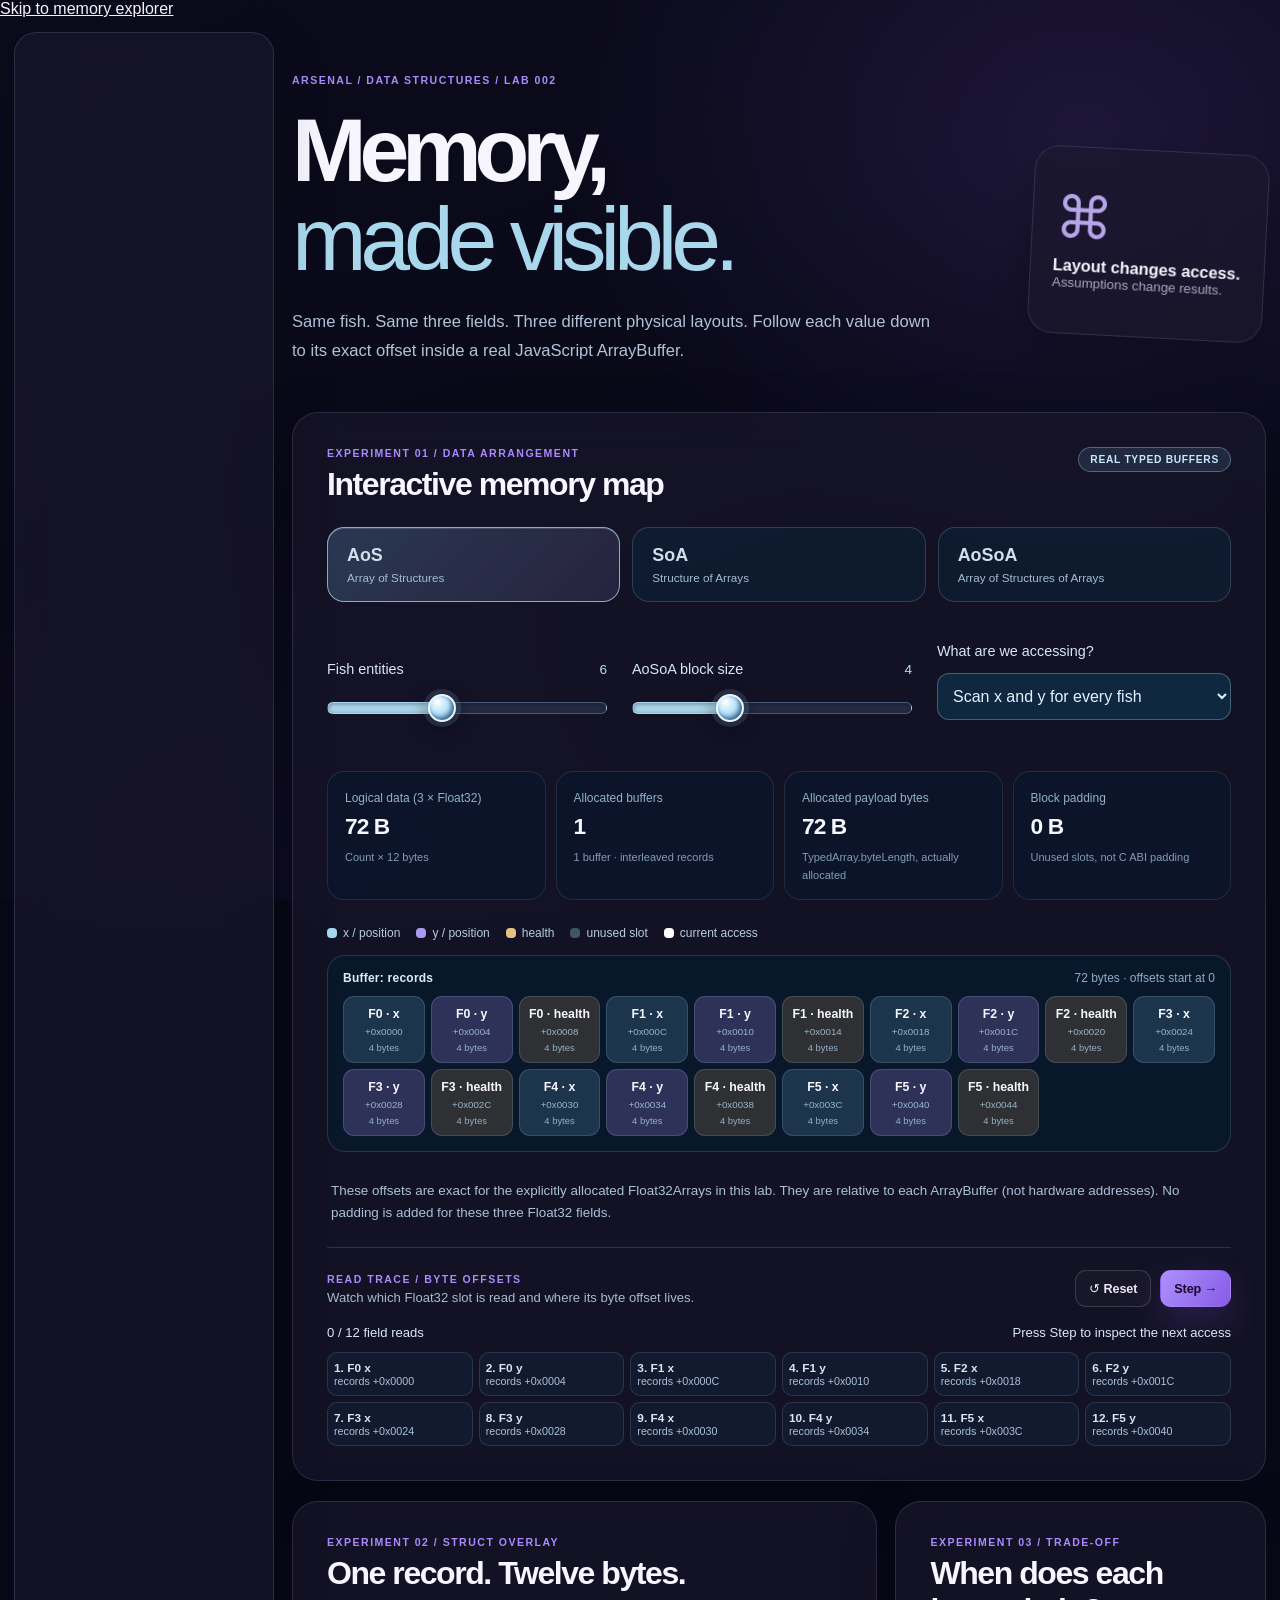
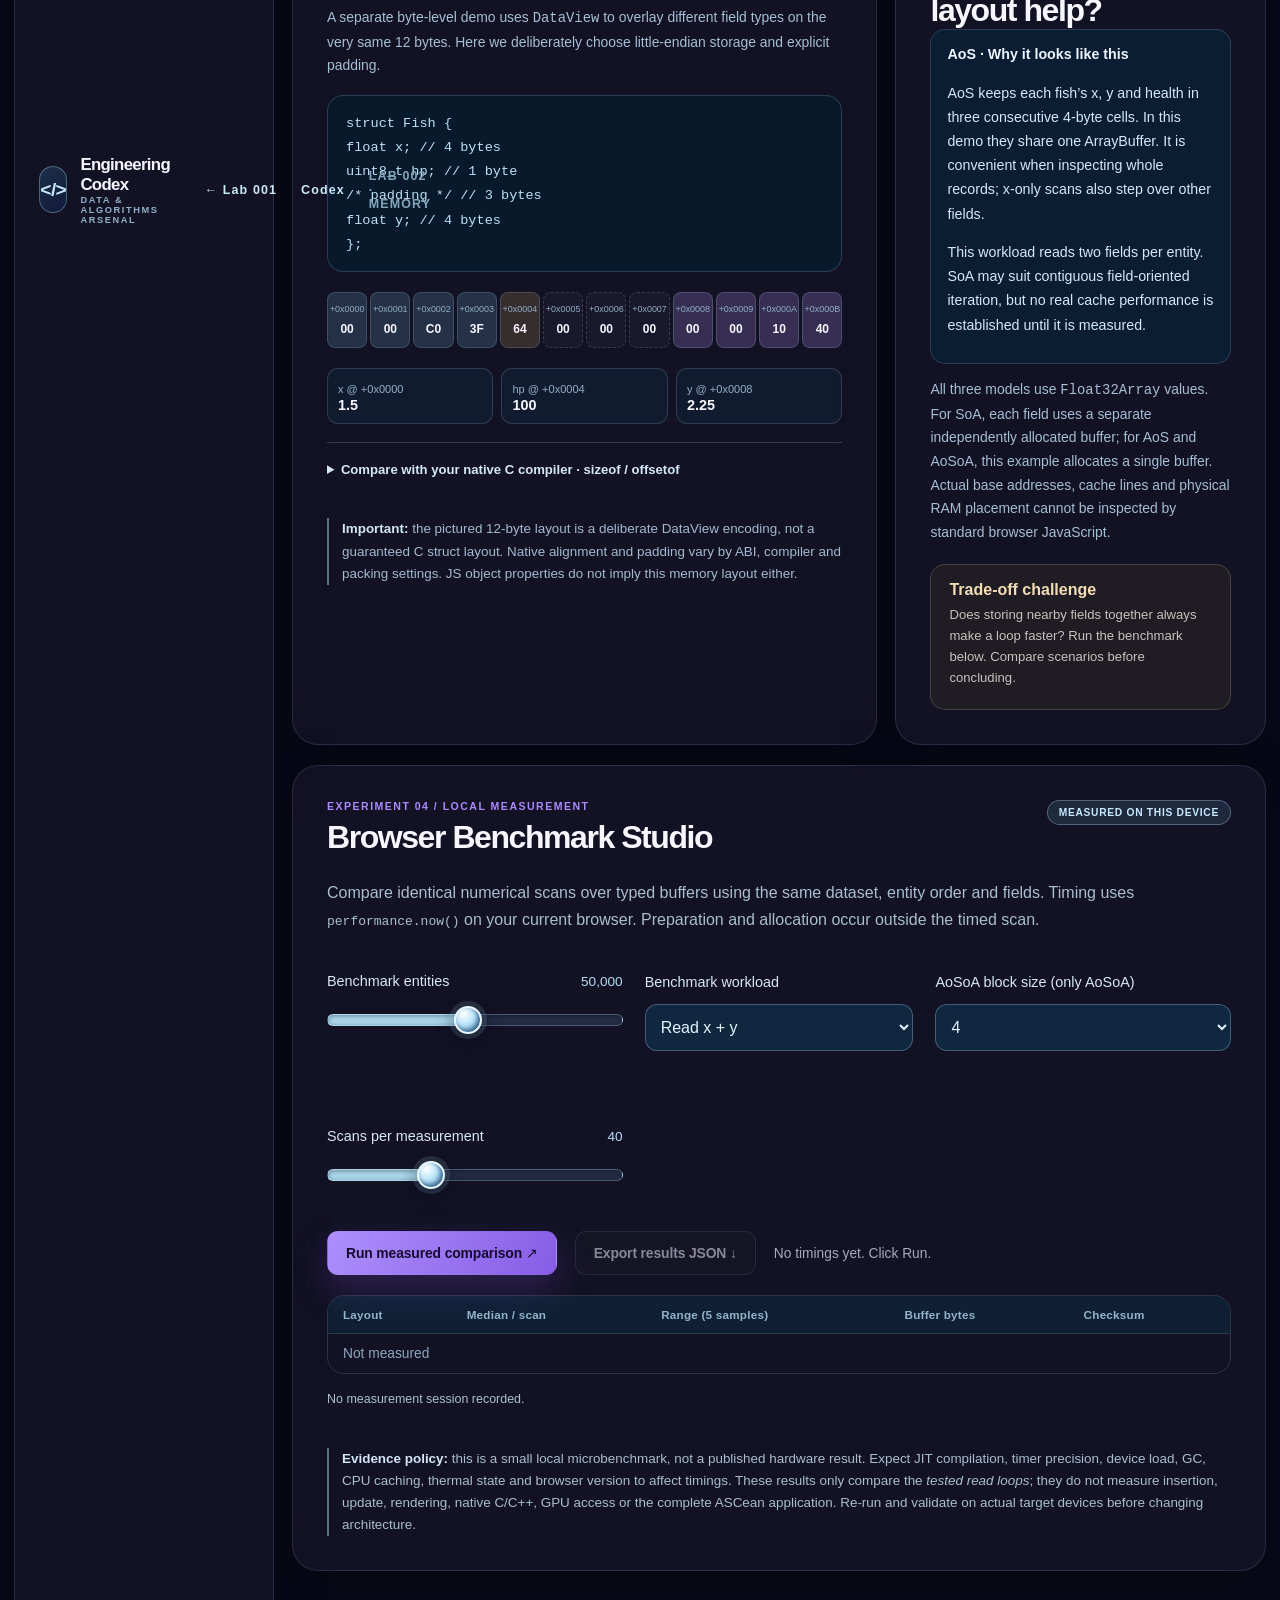
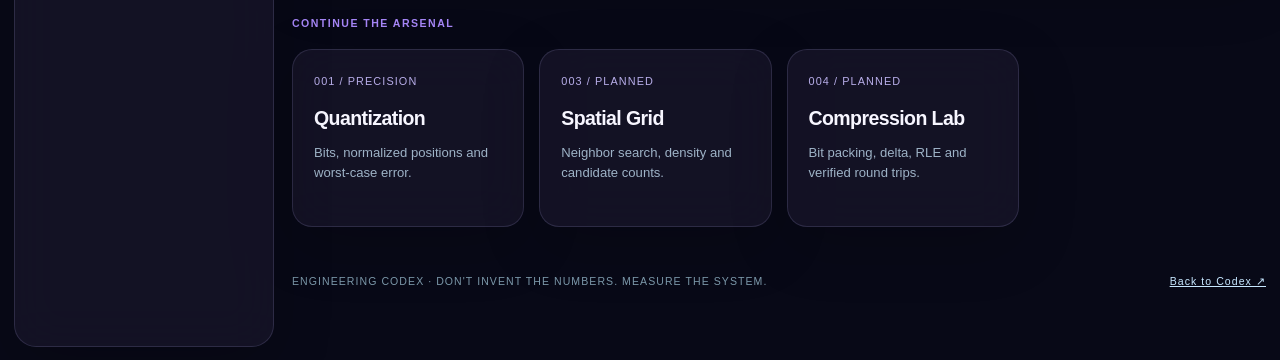
<file: labs/memory-layout/index.html>
<!doctype html>
<html lang="en">
<head>
<meta charset="UTF-8"/>
<meta name="viewport" content="width=device-width, initial-scale=1"/>
<meta name="theme-color" content="#051226"/>
<meta name="description" content="Explore actual typed-array memory layouts: AoS, SoA, AoSoA, byte offsets, struct overlays, and honest on-device benchmarks."/>
<title>Memory Layout Explorer · Engineering Codex</title>
<link rel="stylesheet" href="../../styles.css"/>
<link rel="stylesheet" href="../quantization/lab.css"/>
<link rel="stylesheet" href="./lab.css"/>
<script type="module" src="../../src/memory-layout-lab.mjs"></script>
</head>
<body class="arsenal-page">
<div class="ambient" aria-hidden="true"><div class="ambient-aurora aurora-a"></div><div class="ambient-aurora aurora-b"></div></div>
<a class="skip-link" href="#main">Skip to memory explorer</a>
<div class="app-shell">
<header class="arsenal-header glass">
  <a class="arsenal-brand" href="../../#home" aria-label="Engineering Codex home"><span class="arsenal-logo">&lt;/&gt;</span><span>Engineering Codex<small>DATA & ALGORITHMS ARSENAL</small></span></a>
  <nav aria-label="Lab navigation"><a href="../quantization/">← Lab 001</a><a href="../../#home">Codex</a><span>LAB 002 · MEMORY</span></nav>
</header>
<main id="main" class="arsenal-main">
<div class="eyebrow">ARSENAL / DATA STRUCTURES / LAB 002</div>
<div class="arsenal-hero"><div><h1>Memory,<br/><em>made visible.</em></h1><p>Same fish. Same three fields. Three different physical layouts. Follow each value down to its exact offset inside a real JavaScript ArrayBuffer.</p></div><div class="hero-label glass"><span class="hero-label-orbit">⌘</span><strong>Layout changes access.</strong><small>Assumptions change results.</small></div></div>
<section class="glass lab-panel" aria-labelledby="map-title">
<div class="panel-heading"><div><span class="eyebrow">EXPERIMENT 01 / DATA ARRANGEMENT</span><h2 id="map-title">Interactive memory map</h2></div><span class="pill">REAL TYPED BUFFERS</span></div>
<div class="layout-choices" role="group" aria-label="Memory layout">
<button type="button" data-layout="aos" class="layout-choice active" aria-pressed="true"><strong>AoS</strong><small>Array of Structures</small></button>
<button type="button" data-layout="soa" class="layout-choice" aria-pressed="false"><strong>SoA</strong><small>Structure of Arrays</small></button>
<button type="button" data-layout="aosoa" class="layout-choice" aria-pressed="false"><strong>AoSoA</strong><small>Array of Structures of Arrays</small></button>
</div>
<div class="map-controls">
<div class="field"><div class="field-top"><label for="fish-count">Fish entities</label><output id="fish-count-out">6</output></div><input id="fish-count" class="glass-range" type="range" min="2" max="12" step="1" value="6"/></div>
<div class="field"><div class="field-top"><label for="block-size">AoSoA block size</label><output id="block-size-out">4</output></div><input id="block-size" class="glass-range" type="range" min="2" max="8" step="1" value="4"/></div>
<div class="field"><label for="access-pattern">What are we accessing?</label><select id="access-pattern"><option value="positions">Scan x and y for every fish</option><option value="entity">Read all properties of one fish</option><option value="health">Scan health for every fish</option></select></div>
</div>
<div class="map-overview">
<div class="metric"><small>Logical data (3 × Float32)</small><strong id="logical-byte-count">72 B</strong><span>Count × 12 bytes</span></div>
<div class="metric"><small>Allocated buffers</small><strong id="buffer-count">1</strong><span id="layout-explanation-short">One packed buffer</span></div>
<div class="metric"><small>Allocated payload bytes</small><strong id="allocated-byte-count">72 B</strong><span>TypedArray.byteLength, actually allocated</span></div>
<div class="metric"><small>Block padding</small><strong id="padding-byte-count">0 B</strong><span>Unused slots, not C ABI padding</span></div>
</div>
<div class="map-guide"><span class="tag-x">x / position</span><span class="tag-y">y / position</span><span class="tag-h">health</span><span class="tag-unused">unused slot</span><span class="tag-active">current access</span></div>
<div id="memory-map" class="memory-map" aria-label="Memory buffers as ordered four-byte cells"></div>
<div class="address-note" id="layout-explanation"></div>
<div class="trace-bar"><div><span class="eyebrow">READ TRACE / BYTE OFFSETS</span><p id="trace-description">Click step to show the next field read.</p></div><div class="trace-actions"><button type="button" id="trace-reset" class="button ghost small">↺ Reset</button><button type="button" id="trace-step" class="button primary small">Step →</button></div></div>
<div class="trace-status"><output id="trace-step-count">0 / 12 reads</output><output id="trace-current" aria-live="polite">Choose Step</output></div>
<div class="trace-list" id="trace-list" aria-label="First twelve memory access offsets"></div>
</section>
<div class="arsenal-grid memory-second-row">
<section class="glass lab-panel" aria-labelledby="overlay-title">
<div class="eyebrow">EXPERIMENT 02 / STRUCT OVERLAY</div>
<h2 id="overlay-title">One record. Twelve bytes.</h2>
<p class="section-copy">A separate byte-level demo uses <code>DataView</code> to overlay different field types on the very same 12 bytes. Here we deliberately choose little-endian storage and explicit padding.</p>
<div class="struct-code"><code>struct Fish {<br/>  float x;      // 4 bytes<br/>  uint8_t hp;   // 1 byte<br/>  /* padding */ // 3 bytes<br/>  float y;      // 4 bytes<br/>};</code></div>
<div class="struct-bytes" id="struct-bytes" aria-label="Twelve bytes with exact offsets"></div>
<div class="struct-readouts" id="struct-readouts"></div>
<details class="struct-compiler-note"><summary>Compare with your native C compiler · sizeof / offsetof</summary><p>Native C records may have different padding, alignment and total size. Run the companion C17 experiment in WSL or your native compiler to inspect <code>sizeof</code>, <code>_Alignof</code> and <code>offsetof</code> on that platform.</p><code>cc -std=c17 pilot/labs/struct_layout_demo.c -o struct_layout_demo &amp;&amp; ./struct_layout_demo</code><p><a href="https://github.com/DorManDel/The-Software-Engineer-s-Handbook/blob/feat/data-algorithms-arsenal-lab-001/pilot/labs/struct_layout_demo.c" target="_blank" rel="noopener noreferrer">Open C17 companion source ↗</a></p></details>
<p class="lab-note"><strong>Important:</strong> the pictured 12-byte layout is a deliberate DataView encoding, not a guaranteed C struct layout. Native alignment and padding vary by ABI, compiler and packing settings. JS object properties do not imply this memory layout either.</p>
</section>
<section class="glass lab-panel" aria-labelledby="trade-title">
<div class="eyebrow">EXPERIMENT 03 / TRADE-OFF</div>
<h2 id="trade-title">When does each layout help?</h2>
<div id="layout-insights" class="layout-insights" aria-live="polite"></div>
<p class="section-copy">All three models use <code>Float32Array</code> values. For SoA, each field uses a separate independently allocated buffer; for AoS and AoSoA, this example allocates a single buffer. Actual base addresses, cache lines and physical RAM placement cannot be inspected by standard browser JavaScript.</p>
<div class="question-card"><strong>Trade-off challenge</strong><p>Does storing nearby fields together always make a loop faster? Run the benchmark below. Compare scenarios before concluding.</p></div>
</section>
</div>
<section class="glass trade-panel benchmark-panel" aria-labelledby="benchmark-title">
<div class="panel-heading"><div><div class="eyebrow">EXPERIMENT 04 / LOCAL MEASUREMENT</div><h2 id="benchmark-title">Browser Benchmark Studio</h2></div><span class="pill">MEASURED ON THIS DEVICE</span></div>
<p>Compare identical numerical scans over typed buffers using the same dataset, entity order and fields. Timing uses <code>performance.now()</code> on your current browser. Preparation and allocation occur outside the timed scan.</p>
<div class="benchmark-settings">
<div class="field"><div class="field-top"><label for="bench-size">Benchmark entities</label><output for="bench-size" id="bench-size-out">50,000</output></div><input class="glass-range" id="bench-size" type="range" min="5000" max="100000" step="5000" value="50000"/></div>
<div class="field"><label for="bench-pattern">Benchmark workload</label><select id="bench-pattern"><option value="positions">Read x + y</option><option value="entity">Read x + y + health</option><option value="health">Read health only</option></select></div>
<div class="field"><label for="bench-block-size">AoSoA block size (only AoSoA)</label><select id="bench-block-size"><option value="2">2</option><option value="4" selected>4</option><option value="8">8</option><option value="16">16</option></select></div>
<div class="field"><div class="field-top"><label for="bench-repeats">Scans per measurement</label><output id="bench-repeats-out" for="bench-repeats">40</output></div><input class="glass-range" id="bench-repeats" type="range" min="10" max="100" step="10" value="40"/></div>
</div>
<div class="benchmark-action-row"><button type="button" id="run-benchmark" class="button primary">Run measured comparison ↗</button><button type="button" id="export-benchmark" class="button ghost" disabled>Export results JSON ↓</button><span class="muted small" id="benchmark-status" role="status">No timings yet. Click Run.</span></div>
<div class="benchmark-scroll"><table class="benchmark-table"><thead><tr><th>Layout</th><th>Median / scan</th><th>Range (5 samples)</th><th>Buffer bytes</th><th>Checksum</th></tr></thead><tbody id="benchmark-rows"><tr><td colspan="5" class="placeholder">Not measured</td></tr></tbody></table></div>
<div id="benchmark-provenance" class="benchmark-provenance" aria-live="polite">No measurement session recorded.</div>
<p class="lab-note"><strong>Evidence policy:</strong> this is a small local microbenchmark, not a published hardware result. Expect JIT compilation, timer precision, device load, GC, CPU caching, thermal state and browser version to affect timings. These results only compare the <em>tested read loops</em>; they do not measure insertion, update, rendering, native C/C++, GPU access or the complete ASCean application. Re-run and validate on actual target devices before changing architecture.</p>
</section>
<section class="next-labs" aria-label="Lab navigation"><div class="eyebrow">CONTINUE THE ARSENAL</div><div class="next-grid">
<a class="glass mini-card" style="text-decoration:none" href="../quantization/"><span>001 / PRECISION</span><h3>Quantization</h3><p>Bits, normalized positions and worst-case error.</p></a>
<article class="glass mini-card"><span>003 / PLANNED</span><h3>Spatial Grid</h3><p>Neighbor search, density and candidate counts.</p></article>
<article class="glass mini-card"><span>004 / PLANNED</span><h3>Compression Lab</h3><p>Bit packing, delta, RLE and verified round trips.</p></article>
</div></section>
<footer class="arsenal-footer">ENGINEERING CODEX · DON'T INVENT THE NUMBERS. MEASURE THE SYSTEM. <a href="../../#home">Back to Codex ↗</a></footer>
</main></div>
</body></html>
</file>
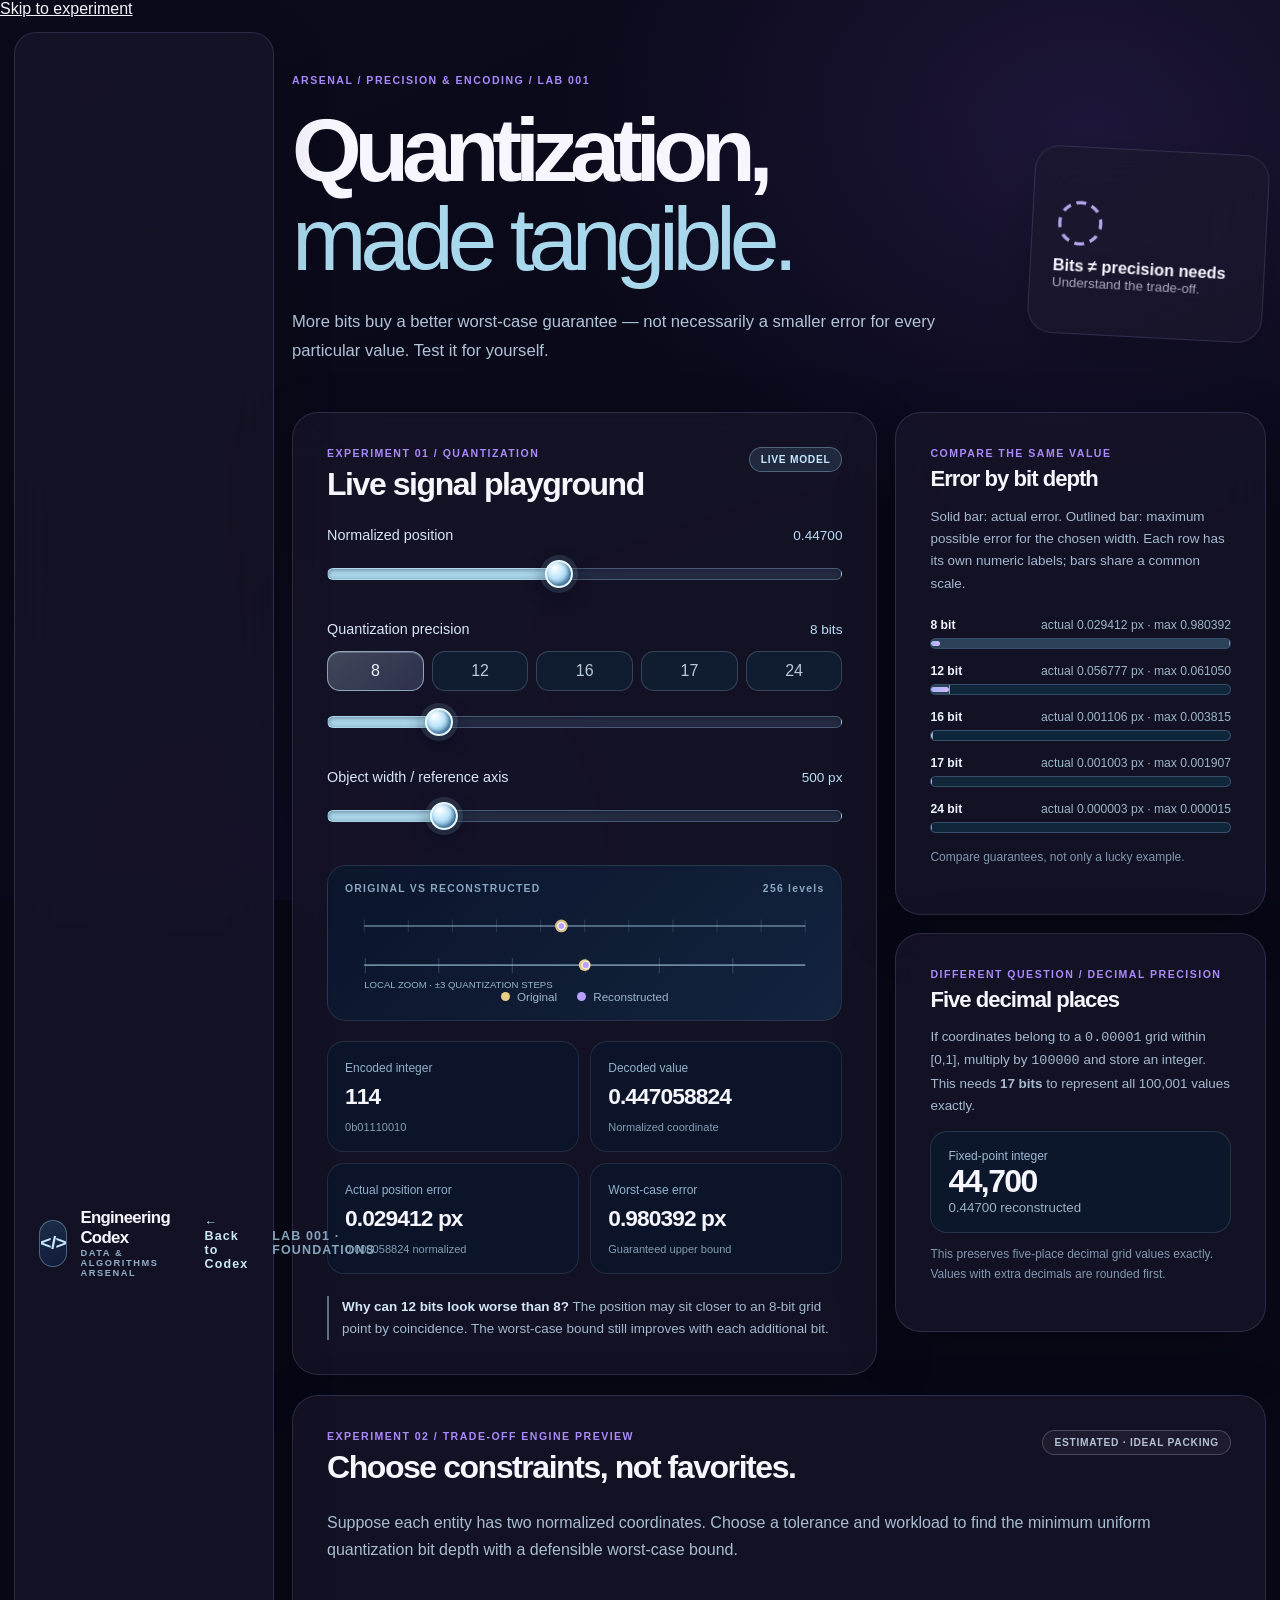
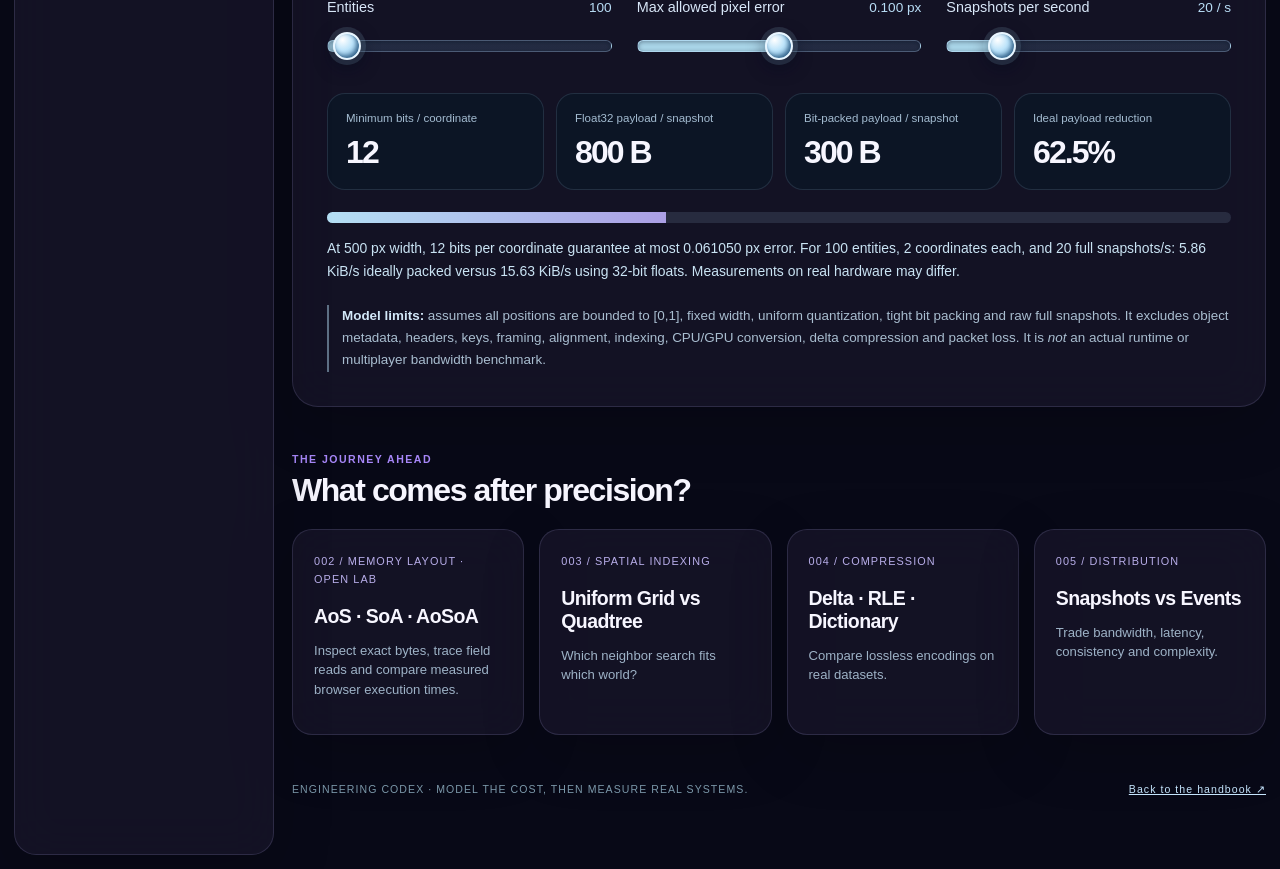
<file: labs/quantization/index.html>
<!doctype html>
<html lang="en">
<head>
  <meta charset="UTF-8" />
  <meta name="viewport" content="width=device-width, initial-scale=1" />
  <meta name="theme-color" content="#051226" />
  <meta name="description" content="Engineering Codex Data & Algorithms Arsenal: experiment with quantization precision, reconstruction error and memory/network trade-offs." />
  <title>Quantization Playground · Engineering Codex</title>
  <link rel="stylesheet" href="../../styles.css" />
  <link rel="stylesheet" href="./lab.css" />
  <script type="module" src="../../src/quantization-lab.mjs"></script>
</head>
<body class="arsenal-page">
  <div class="ambient" aria-hidden="true"><div class="ambient-aurora aurora-a"></div><div class="ambient-aurora aurora-b"></div></div>
  <a class="skip-link" href="#main">Skip to experiment</a>
  <div class="app-shell">
    <header class="arsenal-header glass">
      <a class="arsenal-brand" href="../../#home" aria-label="Engineering Codex home"><span class="arsenal-logo">&lt;/&gt;</span><span>Engineering Codex<small>DATA & ALGORITHMS ARSENAL</small></span></a>
      <nav aria-label="Lab navigation"><a href="../../#home">← Back to Codex</a><span>LAB 001 · FOUNDATIONS</span></nav>
    </header>
    <main id="main" class="arsenal-main">
      <div class="eyebrow">ARSENAL / PRECISION & ENCODING / LAB 001</div>
      <div class="arsenal-hero"><div><h1>Quantization,<br/><em>made tangible.</em></h1><p>More bits buy a better worst-case guarantee — not necessarily a smaller error for every particular value. Test it for yourself.</p></div><div class="hero-label glass"><span class="hero-label-orbit">◌</span><strong>Bits ≠ precision needs</strong><small>Understand the trade-off.</small></div></div>
      <div class="arsenal-grid">
        <section class="glass lab-panel" aria-labelledby="experiment-heading">
          <div class="panel-heading"><div><span class="eyebrow">EXPERIMENT 01 / QUANTIZATION</span><h2 id="experiment-heading">Live signal playground</h2></div><span class="pill">LIVE MODEL</span></div>
          <div class="field"><div class="field-top"><label for="position">Normalized position</label><output id="position-readout" for="position">0.44700</output></div><input class="glass-range" type="range" id="position" min="0" max="1" step="0.00001" value="0.447" /></div>
          <div class="field"><div class="field-top"><label for="bits">Quantization precision</label><output id="bits-readout" for="bits">8 bits</output></div><div class="bit-preset-group" role="group" aria-label="Bit depth presets">
            <button class="bit-preset active" data-bits="8" type="button" aria-pressed="true">8</button><button class="bit-preset" data-bits="12" type="button" aria-pressed="false">12</button><button class="bit-preset" data-bits="16" type="button" aria-pressed="false">16</button><button class="bit-preset" data-bits="17" type="button" aria-pressed="false">17</button><button class="bit-preset" data-bits="24" type="button" aria-pressed="false">24</button>
          </div><input class="glass-range" type="range" id="bits" min="4" max="24" step="1" value="8" /></div>
          <div class="field"><div class="field-top"><label for="width">Object width / reference axis</label><output id="width-readout" for="width">500 px</output></div><input class="glass-range" type="range" id="width" min="100" max="2000" step="25" value="500" /></div>
          <div class="signal-view"><div class="signal-head"><span>ORIGINAL VS RECONSTRUCTED</span><span id="levels-readout">256 levels</span></div><svg id="quant-visual" viewBox="0 0 600 105" role="img" aria-label="Original and reconstructed normalized position on the same axis"><line x1="24" x2="576" y1="55" y2="55" stroke="#86acc2" stroke-width="2"/><circle cx="271" cy="55" r="9" fill="#eacd86"/></svg><div class="legend"><span><i class="legend-source"></i> Original</span><span><i class="legend-rebuilt"></i> Reconstructed</span></div></div>
          <div class="metrics" aria-live="polite">
            <div class="metric"><small>Encoded integer</small><strong id="q-value">114</strong><span id="q-binary">01110010</span></div>
            <div class="metric"><small>Decoded value</small><strong id="decoded">0.447058824</strong><span>Normalized coordinate</span></div>
            <div class="metric"><small>Actual position error</small><strong id="actual-px">0.029412 px</strong><span id="actual-norm">0.000058824 normalized</span></div>
            <div class="metric"><small>Worst-case error</small><strong id="worst-px">0.980392 px</strong><span>Guaranteed upper bound</span></div>
          </div>
          <p class="lab-note"><strong>Why can 12 bits look worse than 8?</strong> The position may sit closer to an 8-bit grid point by coincidence. The worst-case bound still improves with each additional bit.</p>
        </section>
        <aside class="lab-sidebar">
          <section class="glass lab-panel" aria-labelledby="bits-chart-title"><span class="eyebrow">COMPARE THE SAME VALUE</span><h2 id="bits-chart-title">Error by bit depth</h2><p>Solid bar: actual error. Outlined bar: maximum possible error for the chosen width. Each row has its own numeric labels; bars share a common scale.</p><div id="bit-comparison" class="bit-comparison" role="list"></div><p class="caption">Compare guarantees, not only a lucky example.</p></section>
          <section class="glass lab-panel" aria-labelledby="decimal-title"><span class="eyebrow">DIFFERENT QUESTION / DECIMAL PRECISION</span><h2 id="decimal-title">Five decimal places</h2><p>If coordinates belong to a <code>0.00001</code> grid within [0,1], multiply by <code>100000</code> and store an integer. This needs <strong>17 bits</strong> to represent all 100,001 values exactly.</p><div class="decimal-readout"><span>Fixed-point integer</span><strong id="fixed-int">44700</strong><small id="fixed-value">0.44700 reconstructed</small></div><p class="caption">This preserves five-place decimal grid values exactly. Values with extra decimals are rounded first.</p></section>
        </aside>
      </div>
      <section class="glass trade-panel" aria-labelledby="trade-title"><div class="panel-heading"><div><span class="eyebrow">EXPERIMENT 02 / TRADE-OFF ENGINE PREVIEW</span><h2 id="trade-title">Choose constraints, not favorites.</h2></div><span class="pill muted-pill">ESTIMATED · IDEAL PACKING</span></div><p>Suppose each entity has two normalized coordinates. Choose a tolerance and workload to find the minimum uniform quantization bit depth with a defensible worst-case bound.</p>
        <div class="trade-grid">
          <div class="field"><div class="field-top"><label for="entities">Entities</label><output id="entities-readout" for="entities">100</output></div><input class="glass-range" type="range" id="entities" min="1" max="5000" step="1" value="100"/></div>
          <div class="field"><div class="field-top"><label for="tolerance">Max allowed pixel error</label><output id="tolerance-readout" for="tolerance">0.1 px</output></div><input class="glass-range" type="range" id="tolerance" min="-3" max="1" step="0.05" value="-1"/></div>
          <div class="field"><div class="field-top"><label for="updates">Snapshots per second</label><output id="updates-readout" for="updates">20 / s</output></div><input class="glass-range" type="range" id="updates" min="1" max="120" step="1" value="20"/></div>
        </div>
        <div class="trade-results" aria-live="polite"><div><small>Minimum bits / coordinate</small><strong id="recommended-bits">12</strong></div><div><small>Float32 payload / snapshot</small><strong id="float-bytes">800 B</strong></div><div><small>Bit-packed payload / snapshot</small><strong id="packed-bytes">300 B</strong></div><div><small>Ideal payload reduction</small><strong id="savings">62.5%</strong></div></div>
        <div class="trade-ratio"><div id="trade-fill"></div></div>
        <p id="trade-explanation" class="trade-explanation"></p>
        <p class="lab-note"><strong>Model limits:</strong> assumes all positions are bounded to [0,1], fixed width, uniform quantization, tight bit packing and raw full snapshots. It excludes object metadata, headers, keys, framing, alignment, indexing, CPU/GPU conversion, delta compression and packet loss. It is <em>not</em> an actual runtime or multiplayer bandwidth benchmark.</p>
      </section>
      <section class="next-labs" aria-labelledby="next-labs-title"><div class="eyebrow">THE JOURNEY AHEAD</div><h2 id="next-labs-title">What comes after precision?</h2><div class="next-grid"><a class="glass mini-card" style="text-decoration:none" href="../memory-layout/"><span>002 / MEMORY LAYOUT · OPEN LAB</span><h3>AoS · SoA · AoSoA</h3><p>Inspect exact bytes, trace field reads and compare measured browser execution times.</p></a><article class="glass mini-card"><span>003 / SPATIAL INDEXING</span><h3>Uniform Grid vs Quadtree</h3><p>Which neighbor search fits which world?</p></article><article class="glass mini-card"><span>004 / COMPRESSION</span><h3>Delta · RLE · Dictionary</h3><p>Compare lossless encodings on real datasets.</p></article><article class="glass mini-card"><span>005 / DISTRIBUTION</span><h3>Snapshots vs Events</h3><p>Trade bandwidth, latency, consistency and complexity.</p></article></div></section>
      <footer class="arsenal-footer">ENGINEERING CODEX · MODEL THE COST, THEN MEASURE REAL SYSTEMS. <a href="../../#home">Back to the handbook ↗</a></footer>
    </main>
  </div>
</body>
</html>
</file>
<file: styles.css>
:root{color-scheme:dark;--bg:#080917;--surface:#171728;--line:rgba(194,186,255,.15);--text:#f7f6ff;--muted:#aaa8bf;--purple:#ab8afe;--yellow:#ffd46a;--glass:rgba(26,24,45,.66);--shadow:0 18px 60px rgba(0,0,0,.19);font-family:Inter,ui-sans-serif,-apple-system,BlinkMacSystemFont,"Segoe UI",Arial,sans-serif;font-synthesis:none}
*{box-sizing:border-box}html{scroll-behavior:smooth}body{margin:0;background:var(--bg);color:var(--text);min-height:100vh}button,input,select{font:inherit}button{cursor:pointer}a{color:inherit}button:focus-visible,input:focus-visible,select:focus-visible,a:focus-visible,summary:focus-visible{outline:2px solid var(--yellow);outline-offset:3px}.ambient{position:fixed;inset:0;pointer-events:none;background:radial-gradient(ellipse 55% 60% at 85% 15%,rgba(113,75,191,.19),transparent 75%),radial-gradient(ellipse 40% 55% at 20% 100%,rgba(65,45,137,.1),transparent 80%),linear-gradient(160deg,#0c0b1c,#080817 65%);z-index:-1}.glass{background:var(--glass);border:1px solid var(--line);backdrop-filter:blur(24px);-webkit-backdrop-filter:blur(24px);box-shadow:var(--shadow)}.muted{color:var(--muted)}.tiny{font-size:.73rem}.small{font-size:.86rem}.sr-only{position:absolute;width:1px;height:1px;padding:0;margin:-1px;overflow:hidden;clip:rect(0,0,0,0);white-space:nowrap;border:0}.app-shell{min-height:100vh;display:grid;grid-template-columns:260px minmax(0,1fr);gap:18px;padding:14px}.sidebar{border-radius:19px;position:sticky;top:14px;height:calc(100vh - 28px);display:flex;flex-direction:column;padding:30px 16px 20px;min-width:0}.brand{display:flex;align-items:center;gap:12px;text-decoration:none;padding:4px 8px 38px}.brand-symbol{display:grid;place-items:center;width:46px;height:46px;border-radius:13px;background:linear-gradient(135deg,#aa87fa,#6e48b5);font-size:1.24rem;font-weight:800;box-shadow:0 9px 32px rgba(151,101,242,.3)}.brand strong{display:block;font-size:1.13rem;line-height:1.04;letter-spacing:-.04em}.brand small{display:block;color:var(--yellow);font-size:.58rem;letter-spacing:.23em;margin-top:6px}.sidebar-section-label,.field-label{color:#9e99ba;font-weight:700;font-size:.65rem;letter-spacing:.15em}.sidebar-section-label{padding:0 15px;margin-bottom:14px}.nav-list{display:grid;gap:7px}.nav-link{display:flex;align-items:center;gap:13px;padding:13px 14px;border-radius:11px;text-decoration:none;color:#bdbbd0;font-size:.89rem;transition:background .18s,color .18s}.nav-link:hover{background:rgba(179,147,255,.07);color:#fff}.nav-link.active{background:linear-gradient(100deg,rgba(141,103,231,.23),rgba(141,103,231,.06));color:#f4eaff;border:1px solid rgba(172,144,245,.18)}.nav-link>span:first-child{font-size:1.1rem;width:20px;flex-shrink:0;text-align:center;color:var(--purple)}.nav-new{margin-left:auto;color:var(--yellow);font-size:.57rem;font-weight:800;border:1px solid rgba(255,212,106,.35);padding:3px 5px;border-radius:5px}.sidebar-bottom{margin-top:auto;padding:24px 11px 0}.status-dot,.accent-dot{display:inline-block;width:7px;height:7px;background:var(--yellow);border-radius:50%;box-shadow:0 0 12px var(--yellow);margin-right:8px}.sidebar-note{font-size:.78rem}.repo-link{display:inline-block;margin-top:12px;text-decoration:none;color:var(--purple);font-size:.78rem}.main-area{min-width:0;display:flex;flex-direction:column}.topbar{height:60px;border-radius:17px;display:flex;justify-content:space-between;align-items:center;padding:0 28px;margin-bottom:30px}.topbar-text{color:#9b96b0;font-size:.62rem;font-weight:700;letter-spacing:.19em}.top-tag{font-size:.64rem;color:var(--yellow);background:rgba(255,213,106,.08);padding:7px 11px;border-radius:7px;border:1px solid rgba(255,213,106,.2);letter-spacing:.07em}.mobile-brand{display:none}.view{display:none;max-width:1330px;width:100%;margin:0 auto;padding:18px 40px 60px;min-height:68vh}.view.active{display:block}.eyebrow{font-size:.66rem;font-weight:800;color:var(--purple);letter-spacing:.14em;display:flex;align-items:center;gap:11px;text-transform:uppercase}.eyebrow-line{display:inline-block;height:1px;width:35px;background:rgba(171,138,254,.4)}h1{font-size:clamp(2.2rem,4.7vw,4.1rem);line-height:1.11;letter-spacing:-.058em;font-weight:760;margin:20px 0}h1 em{font-style:normal;color:var(--purple)}h2,h3{letter-spacing:-.025em}.hero{display:grid;grid-template-columns:minmax(0,1.16fr) minmax(300px,.84fr);align-items:center;gap:28px;min-height:380px}.hero-copy>p,.section-lead{line-height:1.8;color:#b9b6d0;max-width:650px;font-size:.99rem}.button-row{display:flex;flex-wrap:wrap;gap:12px;margin-top:27px}.button{border:1px solid transparent;border-radius:11px;padding:13px 18px;font-weight:740;letter-spacing:-.01em;font-size:.87rem;display:inline-flex;align-items:center;gap:18px;justify-content:space-between}.button.primary{background:linear-gradient(120deg,#ad90fd,#875ce5);color:#140b2d;box-shadow:0 14px 35px rgba(133,88,234,.22)}.button.ghost{background:rgba(255,255,255,.025);color:#e9e6f6;border-color:rgba(255,255,255,.15)}.button.small{padding:10px 13px;font-size:.79rem}.hero-art{height:350px;position:relative;display:grid;place-items:center;overflow:hidden}.orbit{border:1px solid rgba(173,144,250,.2);border-radius:50%;position:absolute;transform:rotate(-20deg)}.orbit-a{width:320px;height:220px}.orbit-b{width:220px;height:315px;transform:rotate(22deg)}.orb{width:155px;height:155px;border-radius:50%;background:radial-gradient(circle at 30% 24%,#eccdff,#9c6ff0 35%,#59368f 65%,#26163c);filter:drop-shadow(0 0 38px rgba(144,99,222,.38));box-shadow:inset -19px -23px 35px rgba(24,11,57,.68);position:relative}.orb:before{content:'</>';color:#fff;position:absolute;inset:0;display:grid;place-items:center;font-weight:900;font-size:3rem;text-shadow:0 3px 13px #160a2d}.float-card{position:absolute;background:rgba(20,20,38,.87);border:1px solid rgba(196,176,246,.18);border-radius:12px;padding:12px 18px;display:grid;gap:3px;min-width:120px;box-shadow:0 20px 55px #0006}.float-card span{color:var(--yellow);font-size:.66rem}.float-card strong{font-size:.88rem;letter-spacing:.1em}.float-card small{color:var(--muted)}.float-one{left:0;top:62px}.float-two{right:4px;top:95px}.float-three{left:55px;bottom:20px}.section-title{display:flex;justify-content:space-between;align-items:end;margin:25px 0 18px;gap:10px}.section-title h2{margin:6px 0 0;font-size:1.55rem}.feature-grid{display:grid;grid-template-columns:repeat(4,minmax(0,1fr));gap:15px}.feature-card{text-align:left;color:inherit;display:flex;flex-direction:column;min-height:220px;padding:19px;border-radius:16px;transition:transform .2s,border-color .2s}.feature-card:hover{transform:translateY(-3px);border-color:rgba(171,138,254,.55)}.card-icon{display:grid;place-items:center;width:39px;height:39px;background:rgba(154,114,248,.13);border:1px solid rgba(154,114,248,.15);color:var(--purple);font-size:1.2rem;border-radius:10px;margin-bottom:23px}.card-icon.yellow{color:var(--yellow);background:rgba(255,210,109,.08);border-color:rgba(255,210,109,.12)}.feature-title{font-weight:760;font-size:.93rem;margin-bottom:9px}.feature-desc{font-size:.78rem;line-height:1.58;color:var(--muted)}.feature-bottom{display:flex;margin-top:auto;padding-top:19px;justify-content:space-between;font-size:.69rem;color:var(--purple)}.footnote{font-size:.78rem;color:#88849e;margin:25px 0;line-height:1.75}.footnote a{color:#b9a5f2}.toolbar{display:flex;gap:13px;justify-content:space-between;padding:12px;border-radius:13px;align-items:center;margin-top:25px}.year-filter,.mode-tabs{display:flex;gap:7px;flex-wrap:wrap}.filter-btn,.mode-btn{background:transparent;color:#bcb8cf;padding:10px 15px;border-radius:9px;border:1px solid transparent;font-size:.82rem}.filter-btn.selected,.mode-btn.selected{background:rgba(168,133,245,.19);border-color:rgba(168,133,245,.23);color:#e6d9ff}.search-field{display:flex;align-items:center;gap:9px;border:1px solid var(--line);border-radius:9px;background:rgba(8,8,20,.55);padding:9px 12px;color:var(--muted);min-width:185px}.search-field input{background:none;border:0;outline:0;width:100%;color:#fff;font-size:.81rem}.result-count{margin:18px 0}.semester-group{margin:27px 0}.semester-heading{font-size:1.15rem;margin-bottom:13px}.schedule-grid{display:grid;grid-template-columns:repeat(3,minmax(0,1fr));gap:12px}.course-card{border-radius:13px;padding:18px;min-height:124px}.course-title-row{display:flex;justify-content:space-between;align-items:start;gap:10px}.course-title-row strong{font-size:.92rem}.course-domain{font-size:.63rem;white-space:nowrap;color:#f7d878;background:rgba(255,215,107,.08);padding:4px 6px;border-radius:4px}.hebrew{font-size:.78rem;color:#b1adcb;direction:rtl;text-align:left;margin-top:12px}.course-meta{font-size:.67rem;color:#817d9a;margin-top:12px}.empty-state{padding:24px}.notice{display:flex;gap:15px;align-items:start;padding:16px 18px;background:rgba(255,216,115,.06);border:1px solid rgba(255,216,115,.19);border-radius:12px;margin:22px 0;color:#c7c3d4;font-size:.8rem;line-height:1.55}.notice strong{color:var(--yellow);font-size:.7rem;white-space:nowrap;letter-spacing:.07em}.notice code{color:#f6d987}.terminal-header-tools{display:flex;align-items:center;justify-content:space-between;gap:15px;margin:22px 0 13px}.terminal-layout{display:grid;grid-template-columns:minmax(0,1.5fr) minmax(280px,.88fr);gap:17px}.terminal-card,.mission-card{border-radius:15px;min-width:0;overflow:hidden}.terminal-card{display:flex;flex-direction:column;min-height:460px;background:rgba(11,12,23,.92)}.terminal-chrome{padding:16px 18px;background:rgba(38,34,56,.7);border-bottom:1px solid var(--line);display:flex;align-items:center;gap:15px;font-size:.74rem;color:#bbb6d5}.window-dots{display:flex;gap:5px}.window-dots i{width:9px;height:9px;border-radius:50%;background:#e76e7e}.window-dots i:nth-child(2){background:#e6b762}.window-dots i:nth-child(3){background:#68c6a9}.window-pill{margin-left:auto;border:1px solid #70578f;border-radius:5px;color:#b797ff;padding:4px 7px;font-size:.57rem}.terminal-output{flex:1;overflow:auto;max-height:410px;padding:22px 19px 12px;font-family:ui-monospace,SFMono-Regular,Consolas,monospace;font-size:.81rem;line-height:1.65;white-space:pre-wrap;overflow-wrap:anywhere;color:#dcd8e9}.terminal-line{margin-bottom:7px}.command-line{color:#bca4f7}.hint-line{color:#d8c581}.error-line{color:#ff999f}.terminal-form{display:flex;align-items:center;gap:8px;padding:15px 14px;border-top:1px solid rgba(255,255,255,.055);font-family:ui-monospace,SFMono-Regular,Consolas,monospace;font-size:.76rem}.terminal-form label{white-space:nowrap;color:#b695f9}.terminal-form input{flex:1;background:transparent;border:0;min-width:0;color:#fff;outline:0;font-family:inherit;font-size:inherit}.terminal-form input::placeholder{color:#63607a}.terminal-form button{background:#ad8bff;color:#140b2d;border:0;border-radius:7px;font-size:1.15rem;width:33px;height:30px}.mission-card{padding:23px;display:flex;flex-direction:column;gap:13px}.mission-top{display:flex;align-items:center;justify-content:space-between}.mission-counter{font-size:.75rem;color:#cab4ff}.mission-card select{width:100%;background:#211e35;border:1px solid #49415d;color:#f6f2ff;padding:12px;border-radius:8px}.mission-card h2{margin:9px 0 0;font-size:1.19rem}.mission-card p{line-height:1.55;margin:0}.challenge-steps{display:grid;gap:9px;margin:4px 0 13px}.challenge-step{display:flex;align-items:start;gap:10px;font-size:.79rem;line-height:1.45;color:#aca8c3}.step-icon{color:#7d739f;font-size:1.02rem}.challenge-step.complete{color:#aaf1d5}.challenge-step.complete .step-icon{color:#71d7ae}.hint{color:var(--purple);font-size:.76rem;border:1px dashed rgba(171,138,254,.3);border-radius:9px;padding:12px}.hint summary{cursor:pointer}.hint code{display:block;margin-top:12px;white-space:normal;line-height:1.7;color:#d4cbe7}.example-chips{display:flex;gap:6px;flex-wrap:wrap}.chip{background:#28233d;border:1px solid #47405c;color:#d7c9ef;padding:7px 9px;border-radius:7px;font-family:ui-monospace,Consolas,monospace;font-size:.7rem;max-width:100%;overflow-wrap:anywhere;text-align:left}.chip:hover{border-color:var(--purple)}.lesson-grid{display:grid;grid-template-columns:1fr 1fr;gap:17px;margin-top:17px}.lesson-card{border-radius:15px;padding:23px}.lesson-card h3{font-size:1.08rem}.lesson-card p{line-height:1.7;font-size:.83rem;color:#bcb8d1}.lesson-card a{color:var(--purple);font-size:.8rem;text-decoration:none}.pointer-layout{display:grid;grid-template-columns:1fr 1fr;gap:18px}.pointer-panel{border-radius:16px;padding:24px}.memory-cards{display:flex;align-items:center;gap:10px;margin:25px 0 30px}.memory-cell{min-height:135px;flex:1;border-radius:13px;border:1px solid #4b3a70;background:rgba(145,106,223,.08);display:flex;flex-direction:column;gap:11px;padding:15px;min-width:0}.memory-cell>span{color:var(--muted);font-size:.67rem}.memory-cell>strong{font-size:1.7rem;overflow-wrap:anywhere}.memory-cell>code{font-size:.75rem;color:var(--purple)}.accent-cell{border-color:#76643e;background:rgba(240,195,86,.06)}.accent-cell code{color:var(--yellow)}.pointer-arrow{color:var(--purple);font-size:1.5rem}.pointer-arrow.disconnected{color:#a9a2b2}.pointer-panel input[type=range]{width:100%;accent-color:var(--purple);margin:12px 0 22px}.checkline{display:flex;gap:9px;font-size:.84rem;align-items:center}.checkline input{accent-color:var(--purple)}.code-pane{background:#0d0d1b;border:1px solid var(--line);padding:19px;border-radius:12px;line-height:1.7;font-size:.77rem;white-space:pre-wrap;overflow-wrap:anywhere;min-height:214px;color:#cfc4f4}.quiz-row{display:flex;gap:8px;flex-wrap:wrap}.quiz-button{background:#25213a;color:#e1d8f1;border-radius:8px;border:1px solid #433658;padding:10px 13px;font-size:.77rem}.quiz-button.selected{border-color:#aa8aff}.correct-answer{color:#9ceac1}.source-grid{display:grid;grid-template-columns:repeat(2,minmax(0,1fr));gap:15px}.source-card{border-radius:15px;padding:22px;display:flex;flex-direction:column;gap:10px}.source-card h2{font-size:1rem;margin:7px 0 0}.source-card p{line-height:1.55;flex:1}.source-bottom{display:flex;gap:16px;justify-content:space-between;align-items:center}.source-bottom a{color:var(--purple);text-decoration:none;font-size:.77rem;white-space:nowrap}.source-state{font-size:.64rem;color:#978eaf}.footer{display:flex;justify-content:space-between;margin-top:auto;padding:16px 40px 30px;font-size:.62rem;letter-spacing:.08em;color:#78748d}
@media(max-width:1250px){.view{padding:15px 25px 50px}.feature-grid{grid-template-columns:repeat(2,minmax(0,1fr))}.hero{grid-template-columns:1.3fr .7fr}.float-two{right:0}.schedule-grid{grid-template-columns:repeat(2,minmax(0,1fr))}}
@media(max-width:950px){.app-shell{display:block;padding:9px}.sidebar{height:auto;position:static;border-radius:15px;padding:10px;margin-bottom:10px}.sidebar .brand,.sidebar-section-label,.sidebar-bottom{display:none}.nav-list{display:flex;overflow-x:auto;gap:5px;scrollbar-width:thin}.nav-link{white-space:nowrap;padding:10px;font-size:.76rem}.nav-new{display:none}.topbar{height:50px;margin-bottom:15px;padding:0 17px}.topbar-text{display:none}.mobile-brand{display:inline;text-decoration:none;color:var(--purple);font-size:.76rem;letter-spacing:.06em}.hero-art{height:270px}.hero{grid-template-columns:1fr .65fr}.terminal-layout{grid-template-columns:1fr}.mission-card{min-height:260px}.mission-card .example-chips{margin-bottom:3px}}
@media(max-width:680px){.view{padding:17px 12px 45px}.hero{grid-template-columns:1fr;gap:0}.hero-art{height:230px;order:-1}.orb{width:115px;height:115px}.orbit-a{width:230px;height:155px}.orbit-b{width:155px;height:230px}.float-card{padding:7px 10px;min-width:85px}.float-card strong{font-size:.67rem}.float-card small{font-size:.59rem}.float-one{left:10px;top:10px}.float-two{right:9px;top:25px}.float-three{left:48px;bottom:12px}h1{font-size:clamp(2rem,10vw,3rem)}.hero-copy>p,.section-lead{font-size:.89rem;line-height:1.7}.eyebrow{font-size:.55rem}.feature-grid,.schedule-grid,.lesson-grid,.source-grid,.pointer-layout{grid-template-columns:1fr}.feature-card{min-height:160px}.card-icon{margin-bottom:10px}.section-title{margin-top:35px}.section-title .muted{display:none}.toolbar{flex-direction:column;align-items:stretch}.year-filter{overflow:auto;flex-wrap:nowrap}.filter-btn{white-space:nowrap}.search-field{width:100%}.notice{display:block}.notice strong{display:block;margin-bottom:6px}.terminal-header-tools{flex-wrap:wrap}.terminal-card{min-height:360px}.terminal-output{min-height:220px}.terminal-form{flex-wrap:wrap;gap:8px}.terminal-form label{width:100%}.terminal-form input{width:70%}.memory-cell{padding:10px;min-height:130px}.memory-cell>strong{font-size:1.29rem}.memory-cell>span{font-size:.56rem}.footer{padding:15px 10px 25px;gap:12px;flex-wrap:wrap;font-size:.55rem}}
@media(prefers-reduced-motion:reduce){*,*::before,*::after{scroll-behavior:auto!important;transition:none!important;animation:none!important}}

/* Algorithm Arcade: scoped styles reuse the existing glass / purple / yellow design. */
.alg-layout{display:grid;grid-template-columns:minmax(0,1.2fr) minmax(280px,.8fr);gap:16px;margin:22px 0 30px}
.alg-panel{border-radius:16px;padding:24px;min-width:0}
.alg-panel h2{font-size:1.24rem;margin:12px 0 9px}
.alg-panel p{line-height:1.65}
.alg-controls{display:grid;grid-template-columns:minmax(0,.6fr) minmax(0,1.4fr);gap:9px 12px;align-items:center;margin-top:22px}
.alg-controls input,.alg-controls select,.alg-toolbar input,.alg-toolbar select,.alg-code-header select{min-width:0;width:100%;background:#211e35;border:1px solid #49415d;color:#f6f2ff;padding:11px;border-radius:9px}
.alg-controls input[aria-invalid=true]{border-color:#ff8997}
.alg-presets{display:flex;flex-wrap:wrap;gap:7px;margin:17px 0}
.alg-feedback{padding:13px 15px;border:1px solid var(--line);border-radius:10px;background:rgba(171,138,254,.08);font-weight:700;font-size:.87rem}
.alg-success{color:#a5efd2;border-color:rgba(107,216,169,.25)}
.alg-neutral{color:#f4d98f;border-color:rgba(243,205,106,.24)}
.alg-error{color:#ffafbb;border-color:rgba(241,118,136,.3)}
.alg-stats{display:grid;grid-template-columns:repeat(3,minmax(0,1fr));gap:9px;margin:16px 0 24px}
.alg-stats>div{display:grid;gap:10px;padding:15px 12px;border-radius:11px;background:rgba(12,12,28,.62);border:1px solid var(--line);min-width:0}
.alg-stats span{color:#9e99ba;font-size:.59rem;letter-spacing:.08em;font-weight:750}
.alg-stats strong{color:#f3e9ff;font-size:clamp(1rem,2.5vw,1.5rem);overflow-wrap:anywhere}
.alg-trace{display:flex;align-content:start;align-items:start;flex-wrap:wrap;gap:7px;padding:13px;border:1px solid var(--line);border-radius:10px;min-height:64px;max-height:190px;overflow:auto;background:rgba(6,6,18,.48);margin-top:12px}
.alg-check{font: .75rem ui-monospace,SFMono-Regular,Consolas,monospace;padding:6px 8px;border-radius:6px;border:1px solid #4c3c70;color:#cfc2e9;background:#241e36}
.alg-divides{color:#a5efd2;border-color:#46896f;background:rgba(57,143,107,.15)}
.alg-reasoning{color:#c6c1dc;line-height:1.6;font-size:.84rem;padding-left:22px;display:grid;gap:14px;margin:25px 0}
.alg-reasoning li::marker{color:var(--purple);font-weight:700}
.alg-reasoning strong{color:#f6f2ff}
.alg-mini-note{background:rgba(255,212,106,.055);border:1px solid rgba(255,212,106,.18);padding:16px;border-radius:11px;font-size:.83rem}
.alg-mini-note strong{color:var(--yellow)}
.alg-mini-note p{margin-bottom:0}
.alg-toolbar{display:flex;gap:12px;align-items:center;border-radius:12px;padding:12px;margin:16px 0}
.alg-toolbar select{max-width:250px}
.alg-toolbar input{flex:1}
.alg-language-grid{display:grid;grid-template-columns:repeat(3,minmax(0,1fr));gap:12px;margin-bottom:20px}
.alg-language-card{border:1px solid var(--line);background:rgba(27,24,46,.7);border-radius:12px;padding:17px;min-width:0}
.alg-language-card p{min-height:44px;line-height:1.5}
.alg-language-heading{display:flex;gap:8px;align-items:start;justify-content:space-between;font-size:.87rem}
.alg-language-status{font-size:.61rem;padding:4px 6px;background:rgba(255,212,106,.07);border:1px solid rgba(255,212,106,.2);color:#dfc988;border-radius:6px;white-space:nowrap}
.alg-available{color:#9feacb;border-color:rgba(89,204,153,.3);background:rgba(89,204,153,.08)}
.alg-family{display:block;color:#bca8ec;margin-top:7px;font-size:.68rem}
.alg-code-panel{margin-top:18px}
.alg-code-header{display:flex;justify-content:space-between;gap:15px;align-items:center}
.alg-code-header select{max-width:180px}
.alg-code{margin:15px 0;min-height:200px;max-height:400px;overflow:auto;white-space:pre;overflow-wrap:normal;direction:ltr;text-align:left}
.alg-code code{font-family:ui-monospace,SFMono-Regular,Consolas,monospace}
.alg-glossary{display:grid;grid-template-columns:repeat(2,minmax(0,1fr));gap:10px}
.alg-glossary details{border-radius:11px;padding:15px;font-size:.82rem}
.alg-glossary summary{cursor:pointer;font-weight:700;color:#e5dcfa}
.alg-glossary p{line-height:1.6;color:#b7b1cc}
@media(max-width:1100px){.alg-layout{grid-template-columns:1fr}.alg-language-grid{grid-template-columns:repeat(2,minmax(0,1fr))}}
@media(max-width:680px){.alg-panel{padding:16px}.alg-controls{grid-template-columns:1fr}.alg-stats{grid-template-columns:repeat(3,minmax(0,1fr))}.alg-stats>div{padding:12px 7px}.alg-stats strong{font-size:1rem}.alg-language-grid,.alg-glossary{grid-template-columns:1fr}.alg-toolbar,.alg-code-header{flex-direction:column;align-items:stretch}.alg-toolbar select,.alg-code-header select{max-width:none}}
</file>
<file: labs/quantization/lab.css>
/* Arsenal Lab 001 — themed extension of Engineering Codex Atelier R1. */
.arsenal-page{overflow-x:hidden}.arsenal-main{width:100%;max-width:1440px;margin:auto;padding:26px 0 60px}
.arsenal-header{position:sticky;top:14px;z-index:50;min-height:76px;padding:13px 24px;border-radius:22px;display:flex;align-items:center;justify-content:space-between;gap:16px}
.arsenal-brand{display:flex;align-items:center;gap:13px;text-decoration:none;font-size:1.05rem;font-weight:680;letter-spacing:-.04em}
.arsenal-brand small{display:block;color:#91b1c8;font-size:.58rem;font-weight:650;letter-spacing:.17em}
.arsenal-logo{display:grid;place-items:center;width:47px;height:47px;border-radius:15px;background:linear-gradient(150deg,#24436099,#101f42bb);border:1px solid #b1e8ff55;color:#c7e8ff;font-size:1.2rem}
.arsenal-header nav{display:flex;align-items:center;gap:24px;font-size:.78rem;font-weight:600;letter-spacing:.09em}.arsenal-header nav a{color:#c9e8f8;text-decoration:none}.arsenal-header nav span{color:#84a5bb}
.arsenal-main>.eyebrow{margin-top:16px}
.arsenal-hero{display:flex;justify-content:space-between;align-items:center;gap:30px;margin:20px 0 30px}.arsenal-hero h1{font-size:clamp(3.4rem,7vw,6.7rem);letter-spacing:-.08em;line-height:.99;font-weight:550;margin:0 0 24px}.arsenal-hero h1 em{font-family:var(--serif);font-weight:400;letter-spacing:-.07em;color:#a9d8ec}.arsenal-hero p{color:#b1c4d8;max-width:650px;font-size:1.04rem;line-height:1.75}
.hero-label{width:235px;min-height:188px;border-radius:25px;padding:22px;flex:none;display:flex;flex-direction:column;justify-content:center;align-items:flex-start;transform:rotate(3deg)}.hero-label-orbit{font-size:3.6rem;line-height:1;color:#b6a5e9}.hero-label strong{margin-top:8px;font-size:1.02rem}.hero-label small{color:var(--muted)}
.arsenal-grid{display:grid;grid-template-columns:minmax(0,1.58fr) minmax(295px,1fr);gap:18px}.lab-sidebar{display:grid;grid-template-rows:auto auto;gap:18px;align-content:start}
.lab-panel,.trade-panel{border-radius:26px;padding:clamp(20px,2.7vw,34px)}.panel-heading{display:flex;align-items:flex-start;justify-content:space-between;gap:15px;margin-bottom:24px}.lab-panel h2,.trade-panel h2,.next-labs h2{margin:7px 0 0;font-size:clamp(1.4rem,2.7vw,2rem);font-weight:560;letter-spacing:-.045em}.pill{display:inline-flex;align-items:center;justify-content:center;padding:6px 11px;border-radius:999px;border:1px solid #b5e2ff55;background:#5c8eab30;color:#c7e8ff;font-size:.64rem;font-weight:700;letter-spacing:.07em;white-space:nowrap}.muted-pill{color:#b4c0d3;border-color:#ffffff33;background:#ffffff0b}
.field{margin:20px 0 26px}.field-top{display:flex;align-items:center;justify-content:space-between;gap:12px;margin-bottom:14px}.field label{font-size:.9rem;font-weight:540;color:#d8e7f8}.field output{font-variant-numeric:tabular-nums;font-size:.85rem;color:#b8ddf5}
.glass-range{-webkit-appearance:none;appearance:none;width:100%;height:34px;margin:0;border:0;outline:0;background:transparent;cursor:pointer;--track-fill:45%}
.glass-range::-webkit-slider-runnable-track{height:12px;border-radius:15px;background:linear-gradient(90deg,#a9d5e8 var(--track-fill),rgba(94,138,175,.22) var(--track-fill));border:1px solid #bbdcff44;box-shadow:inset 0 1px 4px #040e2060}
.glass-range::-moz-range-track{height:12px;border-radius:15px;background:linear-gradient(90deg,#a9d5e8 var(--track-fill),rgba(94,138,175,.22) var(--track-fill));border:1px solid #bbdcff44}
.glass-range::-webkit-slider-thumb{-webkit-appearance:none;appearance:none;width:28px;height:28px;margin-top:-9px;border:2px solid #e8f6ff;border-radius:50%;background:radial-gradient(circle at 32% 25%,#ffffff,#bde4fa 42%,#5d95c0);box-shadow:0 0 0 5px #a9ddf222,0 6px 18px #040b1fb8,inset -2px -2px 4px #37658b}
.glass-range::-moz-range-thumb{width:24px;height:24px;border:2px solid #e8f6ff;border-radius:50%;background:radial-gradient(circle at 32% 25%,#ffffff,#bde4fa 42%,#5d95c0);box-shadow:0 0 0 5px #a9ddf222,0 6px 18px #040b1fb8}
.glass-range:focus-visible{outline:2px solid #cff3ff;outline-offset:6px;border-radius:30px}
.bit-preset-group{display:grid;grid-template-columns:repeat(5,1fr);gap:8px;margin:5px 0 14px}.bit-preset{border:1px solid #cee7ff33;border-radius:13px;padding:10px 5px;color:#b7ccda;background:#10263b88;transition:background .18s,border-color .18s,transform .18s}.bit-preset:hover{background:#53739044;transform:translateY(-1px)}.bit-preset.active{background:linear-gradient(140deg,#c9ecfa3e,#a2b2f133);border-color:#bee9fc9c;color:#ecfaff;box-shadow:inset 0 1px #e6f7ff3b}
.signal-view{margin:28px 0 20px;padding:17px;border-radius:19px;background:linear-gradient(135deg,#09182fbb,#152945cc);border:1px solid #a2c6dd25}.signal-head{display:flex;justify-content:space-between;gap:12px;font-size:.65rem;letter-spacing:.12em;color:#88a8c0;font-weight:700}.signal-view svg{width:100%;height:auto;display:block;margin-top:12px}.legend{display:flex;gap:20px;justify-content:center;flex-wrap:wrap;font-size:.73rem;color:#9db6cd}.legend span{display:flex;gap:7px;align-items:center}.legend i{width:9px;height:9px;border-radius:50%}.legend-source{background:#ebcd86}.legend-rebuilt{background:#b7a1ff}
.metrics{display:grid;grid-template-columns:repeat(2,minmax(0,1fr));gap:11px}.metric{min-width:0;background:#05182d83;border:1px solid #a9c5e123;border-radius:17px;padding:16px 17px}.metric small{color:#91b2ca;font-size:.75rem}.metric strong{display:block;font-variant-numeric:tabular-nums;font-weight:600;font-size:clamp(1rem,2vw,1.42rem);letter-spacing:-.04em;margin:7px 0;overflow-wrap:anywhere}.metric span{font-size:.69rem;color:#849db4;overflow-wrap:anywhere}
.lab-note{font-size:.84rem;line-height:1.65;color:#a3bad0;border-left:2px solid #b3ddf477;padding-left:13px;margin:22px 0 0}.lab-note strong{color:#d2e7f8}
.lab-sidebar h2{font-size:1.38rem}.lab-sidebar p{color:#a4bad1;font-size:.84rem;line-height:1.66}
.bit-comparison{display:grid;gap:15px;margin:23px 0 15px}.comparison-row{display:grid;gap:6px}.comparison-top{display:flex;align-items:center;justify-content:space-between;gap:8px;font-size:.76rem}.comparison-top strong{color:#edf6ff}.comparison-top span{font-variant-numeric:tabular-nums;color:#9bb7c9;text-align:right}.compare-track{position:relative;height:11px;background:#10263b;border-radius:10px;overflow:hidden;border:1px solid #7e9fc655}.compare-worst{position:absolute;inset:0 auto 0 0;background:#c1e2ff26;border-right:1px solid #c1e2ff99}.compare-actual{position:absolute;inset:2px auto 2px 0;background:linear-gradient(90deg,#a5b6f2,#d2b7ff);border-radius:7px}
.lab-sidebar .caption{color:#8099b0;font-size:.75rem}.decimal-readout{display:flex;flex-direction:column;padding:17px;background:#091c309f;border:1px solid #a6bce12b;border-radius:17px}.decimal-readout span{font-size:.75rem;color:#9fbad0}.decimal-readout strong{font-size:2rem;letter-spacing:-.05em;font-variant-numeric:tabular-nums}.decimal-readout small{color:#9db2c5}
.trade-panel{margin-top:20px}.trade-panel>p{max-width:920px;color:#a9bed0;line-height:1.65}.trade-grid{display:grid;grid-template-columns:repeat(3,minmax(0,1fr));gap:25px}.trade-results{display:grid;grid-template-columns:repeat(4,minmax(0,1fr));gap:12px}.trade-results>div{background:#061a2a85;border:1px solid #afd9f022;padding:18px;border-radius:18px}.trade-results small{display:block;color:#a4bcd1;font-size:.72rem}.trade-results strong{display:block;margin-top:10px;font-size:clamp(1.35rem,2.5vw,2rem);letter-spacing:-.06em;font-variant-numeric:tabular-nums}
.trade-ratio{height:11px;margin:22px 0 10px;overflow:hidden;border-radius:14px;background:#94afd028}.trade-ratio>div{height:100%;width:100%;background:linear-gradient(90deg,#b4dff4,#ab9fe5);transition:width .15s}.trade-explanation{font-size:.87rem;color:#cae4f4!important}
.next-labs{margin-top:46px}.next-grid{display:grid;grid-template-columns:repeat(4,minmax(0,1fr));gap:15px;margin-top:20px}.mini-card{border-radius:20px;padding:21px;min-height:178px}.mini-card span{font-size:.68rem;color:#b8aee9;letter-spacing:.1em}.mini-card h3{font-size:1.22rem;font-weight:560;letter-spacing:-.03em;margin:18px 0 8px}.mini-card p{font-size:.82rem;color:#9eb3c7;line-height:1.5}.arsenal-footer{display:flex;gap:24px;justify-content:space-between;margin-top:48px;color:#7e9bad;font-size:.66rem;letter-spacing:.1em}.arsenal-footer a{color:#c7e7ff}
@media(max-width:1050px){.arsenal-grid{grid-template-columns:1fr}.lab-sidebar{grid-template-columns:repeat(2,minmax(0,1fr));grid-template-rows:auto}.next-grid{grid-template-columns:repeat(2,minmax(0,1fr))}.hero-label{display:none}}
@media(max-width:720px){.arsenal-header{padding:12px 16px}.arsenal-header nav span{display:none}.arsenal-hero h1{font-size:clamp(3.1rem,11vw,4.7rem)}.lab-panel,.trade-panel{padding:21px 17px}.lab-sidebar{grid-template-columns:1fr}.trade-grid,.trade-results{grid-template-columns:repeat(2,minmax(0,1fr));gap:12px}.next-grid{grid-template-columns:1fr 1fr}.arsenal-header nav{font-size:.7rem}.metric{padding:13px}.metric strong{font-size:1.08rem}.arsenal-footer{flex-direction:column}.arsenal-hero{margin-bottom:16px}}
@media(max-width:430px){.arsenal-brand{font-size:.85rem}.arsenal-logo{width:39px;height:39px}.arsenal-brand small{font-size:.47rem}.metrics,.trade-results{grid-template-columns:1fr 1fr}.metric small,.trade-results small{font-size:.65rem}.metric strong{font-size:1rem}.next-grid{grid-template-columns:1fr}.panel-heading{flex-direction:column}.arsenal-header nav a{max-width:89px;line-height:1.3}}
@media(prefers-reduced-motion:reduce){*,*:before,*:after{animation-duration:.001ms!important;transition-duration:.001ms!important;scroll-behavior:auto!important}}
</file>
<file: labs/memory-layout/lab.css>
/* Lab 002 extends Codex Atelier R1 + shared Arsenal Lab 001 styles. */
.arsenal-header nav a{white-space:nowrap}.memory-second-row{margin-top:20px}
.layout-choices{display:grid;grid-template-columns:repeat(3,minmax(0,1fr));gap:12px;margin-bottom:20px}
.layout-choice{display:flex;flex-direction:column;align-items:flex-start;gap:5px;text-align:left;padding:17px 19px;border-radius:17px;background:#0b2137a3;color:#cfdfec;border:1px solid #b6d9ef31;transition:background .18s,border .18s}
.layout-choice:hover{background:#31587377}.layout-choice.active{border-color:#bfe9ffab;background:linear-gradient(135deg,#649bc548,#a493df23);box-shadow:inset 0 1px #efffff29}
.layout-choice strong{font-weight:660;font-size:1.12rem}.layout-choice small{color:#a5bdd1;font-size:.73rem}
.map-controls{display:grid;grid-template-columns:1fr 1fr minmax(195px,1.05fr);gap:25px;align-items:end}
.map-controls select,.benchmark-settings select{display:block;width:100%;color:#e3f2ff;background:#10283f;border:1px solid #a3ceeb55;border-radius:12px;padding:13px 11px;margin:13px 0 9px;min-height:45px}
.map-overview{display:grid;grid-template-columns:repeat(4,minmax(0,1fr));gap:10px;margin:16px 0 20px}
.map-guide{display:flex;gap:16px;flex-wrap:wrap;font-size:.75rem;color:#b7cde1;padding:6px 0 15px}
.map-guide span{display:flex;align-items:center;gap:6px}.map-guide span::before{content:'';width:10px;height:10px;border-radius:4px;background:var(--cell-color,#7993b6)}
.tag-x{--cell-color:#a3d8ef}.tag-y{--cell-color:#ad9af1}.tag-h{--cell-color:#e6c17f}.tag-unused{--cell-color:#415466}.tag-active{--cell-color:#fff}
.memory-map{display:grid;gap:14px}
.buffer-panel{padding:15px;border-radius:18px;background:#071c31ab;border:1px solid #c3dcf129;overflow:hidden}
.buffer-heading{display:flex;justify-content:space-between;gap:12px;align-items:center;margin-bottom:11px;font-size:.75rem}
.buffer-heading strong{color:#dbeeff;letter-spacing:.02em}.buffer-heading span{color:#8dadc4;font-variant-numeric:tabular-nums}
.buffer-cells{display:grid;grid-template-columns:repeat(auto-fill,minmax(76px,1fr));gap:6px}
.memory-cell-slot{position:relative;min-height:67px;border-radius:11px;padding:9px 6px;text-align:center;border:1px solid #b7d8f32c;display:flex;flex-direction:column;gap:5px;align-items:center;justify-content:center;min-width:0;transition:transform .15s,border .15s}
.memory-cell-slot.type-x{background:#6cafd033}.memory-cell-slot.type-y{background:#9e86e240}.memory-cell-slot.type-health{background:#c29b5433}.memory-cell-slot.is-padding{background:#52657a17;border-style:dashed;color:#70869a}
.memory-cell-slot.is-visited{box-shadow:inset 0 0 0 1px #ffffff44}.memory-cell-slot.is-current{border-color:#fff!important;box-shadow:0 0 0 2px #cdefffaa,0 0 22px #8eaeed55;transform:translateY(-2px)}
.cell-label{font-size:.77rem;font-weight:690;white-space:nowrap}.cell-offset{font-size:.61rem;color:#9ab4c8;font-variant-numeric:tabular-nums}
.cell-mini{color:#94afc6;font-size:.59rem}.address-note{color:#a9c2d7;font-size:.84rem;line-height:1.6;margin-top:18px;padding:10px 4px}
.trace-bar{border-top:1px solid #8eafcc33;margin-top:14px;padding-top:22px;display:flex;justify-content:space-between;gap:15px;align-items:center}.trace-bar p{color:#a6bccf;margin:5px 0 0;font-size:.82rem}
.trace-actions{display:flex;gap:9px}.trace-status{display:flex;justify-content:space-between;flex-wrap:wrap;gap:10px;font-variant-numeric:tabular-nums;color:#d9e9f7;margin:18px 0 12px;font-size:.82rem}
.trace-list{display:grid;grid-template-columns:repeat(6,minmax(0,1fr));gap:6px}
.trace-event{border:1px solid #a0bdda2b;border-radius:10px;padding:8px 6px;background:#10253b82;min-width:0;color:#abc3d5;font-size:.67rem}.trace-event strong{display:block;color:#d6e7f4;font-size:.74rem}.trace-event.active{border-color:#c8e8fa;background:#5777a655}.trace-event.done{color:#cae0f0}
.section-copy{font-size:.87rem;color:#a5bfd4;line-height:1.7}
.struct-code{padding:15px 18px;background:#07192b;border:1px solid #a3c5e639;border-radius:16px;font-size:.85rem;color:#bedff5;line-height:1.7;margin:17px 0;overflow:auto}
.struct-code code{font-family:ui-monospace,SFMono-Regular,Consolas,monospace}
.struct-bytes{display:grid;grid-template-columns:repeat(12,minmax(0,1fr));gap:3px;margin:20px 0}
.struct-byte{display:flex;flex-direction:column;align-items:center;justify-content:center;gap:8px;min-width:0;padding:11px 2px;border-radius:8px;background:#6cafd033;border:1px solid #afcee530}
.struct-byte[data-field="health"]{background:#c29b5433}.struct-byte[data-field="padding"]{background:#52657a18;border-style:dashed}.struct-byte[data-field="y"]{background:#9e86e240}
.struct-byte strong{font-size:.75rem;font-variant-numeric:tabular-nums}.struct-byte small{font-size:.56rem;color:#92adc3}
.struct-readouts{display:grid;grid-template-columns:repeat(3,1fr);gap:8px}.struct-readouts>div{padding:10px;border-radius:11px;border:1px solid #b4d3f02e;background:#10253b88}.struct-readouts strong{display:block;font-size:.9rem}.struct-readouts small{font-size:.69rem;color:#92afc6}
.layout-insights{padding:12px 16px;background:#08253f99;border-radius:15px;border:1px solid #a3c4dd32;color:#d5e8f6;font-size:.89rem;line-height:1.7}.layout-insights strong{color:#ecf5ff}
.question-card{border-radius:15px;border:1px solid #dfd5ac33;padding:16px 18px;margin-top:20px;background:#5d4c2730}.question-card strong{color:#f3ddb5}.question-card p{margin:5px 0;color:#c5c3bd;line-height:1.6;font-size:.82rem}
.benchmark-settings{display:grid;grid-template-columns:1.1fr minmax(190px,1fr) 1.1fr;gap:22px;margin-top:20px}.benchmark-action-row{display:flex;align-items:center;flex-wrap:wrap;gap:18px;margin:9px 0 20px}.benchmark-action-row button:disabled{opacity:.55}
.benchmark-scroll{overflow-x:auto;border-radius:17px;border:1px solid #bbd5e62b}.benchmark-table{width:100%;border-collapse:collapse;min-width:640px}.benchmark-table th,.benchmark-table td{text-align:left;padding:12px 15px;border-bottom:1px solid #b7d9f423;font-variant-numeric:tabular-nums}.benchmark-table th{font-size:.73rem;color:#92b3c9;letter-spacing:.02em;background:#0e263ac9}.benchmark-table td{font-size:.86rem;color:#e0eefa}.benchmark-table tr:last-child td{border-bottom:0}.benchmark-table .placeholder{color:#8da8bf}.benchmark-table .fastest{color:#ccebb5;font-weight:650}
.benchmark-provenance{padding:16px 0;color:#aac2d4;line-height:1.55;font-size:.78rem;white-space:pre-wrap}
@media(max-width:1100px){.map-overview{grid-template-columns:repeat(2,minmax(0,1fr))}.trace-list{grid-template-columns:repeat(4,minmax(0,1fr))}}
@media(max-width:750px){.layout-choices{grid-template-columns:1fr 1fr}.layout-choices>.layout-choice:last-child{grid-column:span 2}.map-controls,.benchmark-settings{grid-template-columns:1fr 1fr;gap:10px}.map-controls>.field:last-child,.benchmark-settings>.field:last-child{grid-column:span 2}.struct-bytes{grid-template-columns:repeat(6,1fr)}.trace-list{grid-template-columns:repeat(3,1fr)}.trace-bar{flex-wrap:wrap}}
@media(max-width:430px){.layout-choices{grid-template-columns:1fr}.layout-choices>.layout-choice:last-child{grid-column:auto}.map-controls,.benchmark-settings{grid-template-columns:1fr}.map-controls>.field:last-child,.benchmark-settings>.field:last-child{grid-column:auto}.memory-cell-slot{min-height:64px}.buffer-cells{grid-template-columns:repeat(auto-fill,minmax(68px,1fr))}.map-overview .metric strong{font-size:1.14rem}.arsenal-header nav a:nth-child(2){display:none}}

.struct-compiler-note{border-top:1px solid #afcfea38;margin-top:18px;padding:16px 0;color:#b1c7da;font-size:.82rem;line-height:1.65}.struct-compiler-note summary{cursor:pointer;color:#d4e8fa;font-weight:620}.struct-compiler-note>code{display:block;padding:12px;margin:10px 0;border-radius:10px;background:#07182c;overflow-wrap:anywhere}.struct-compiler-note a{color:#b6dff7}
</file>
